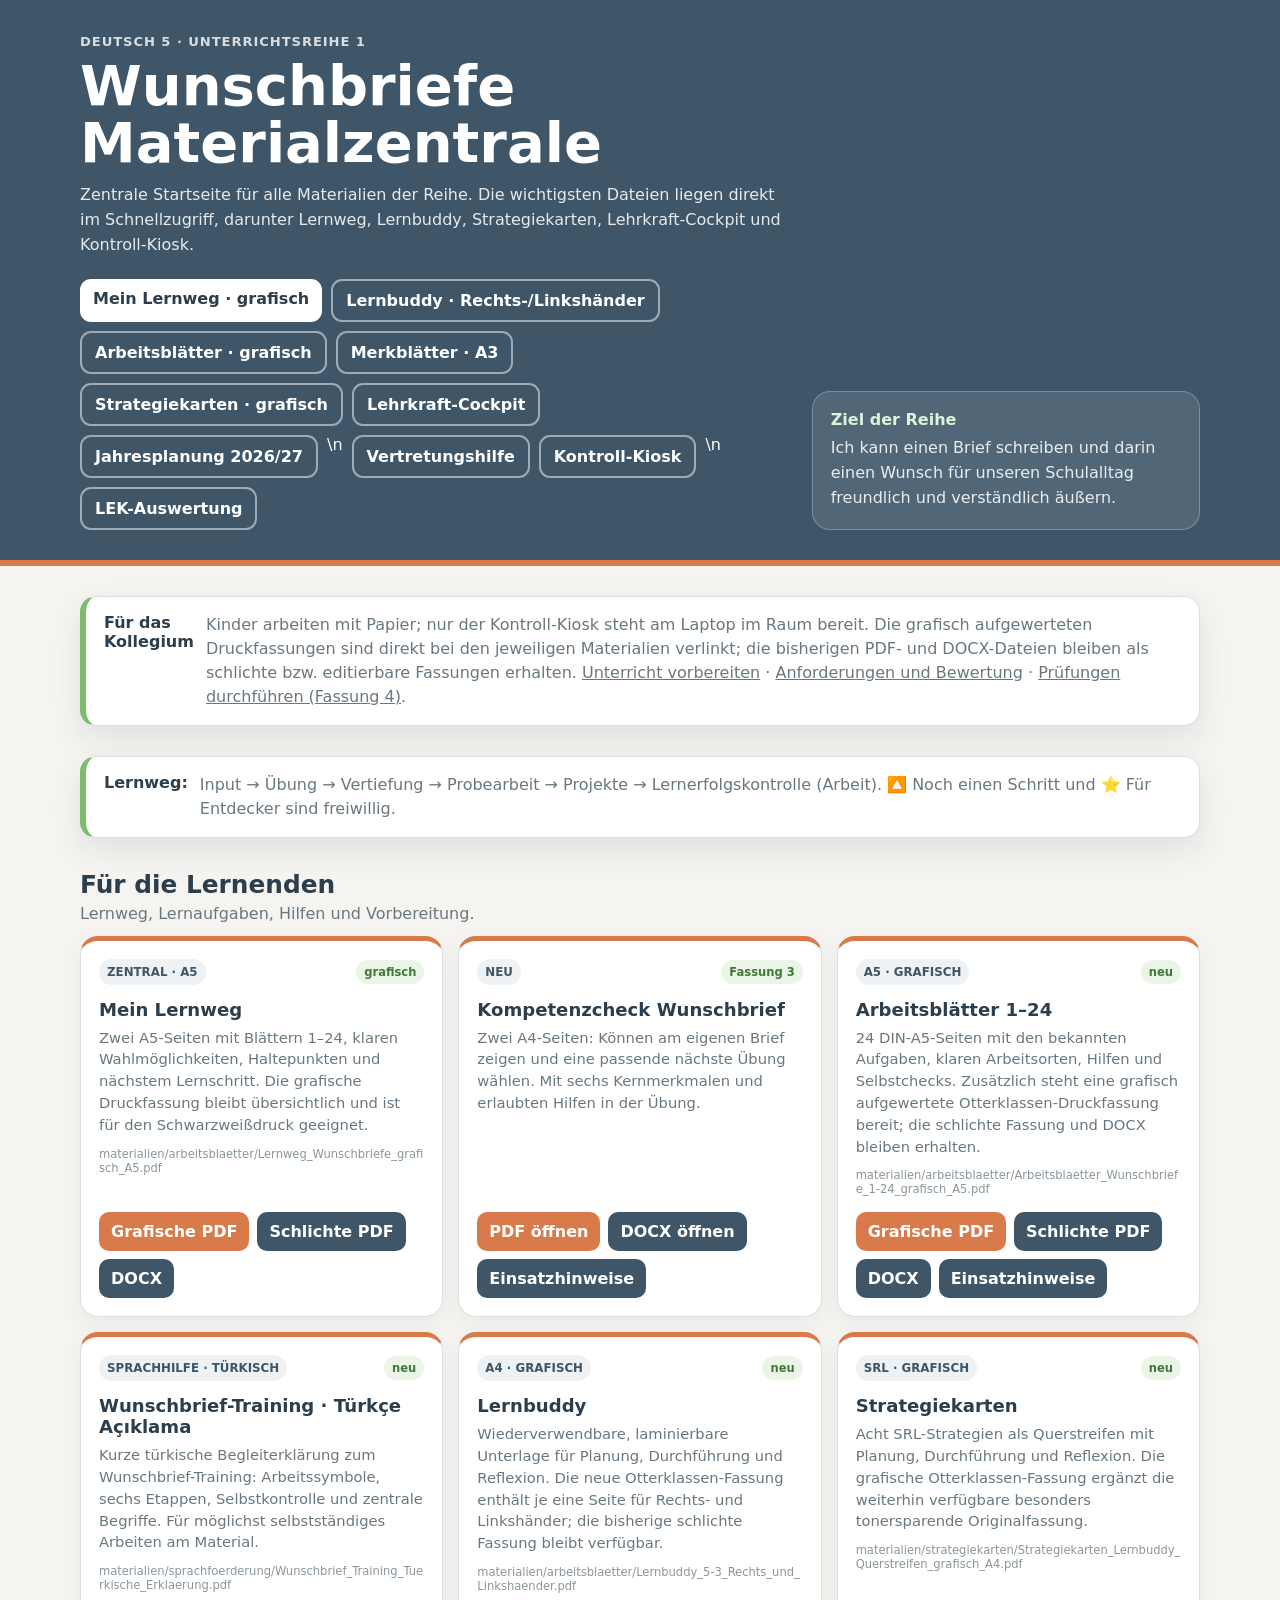
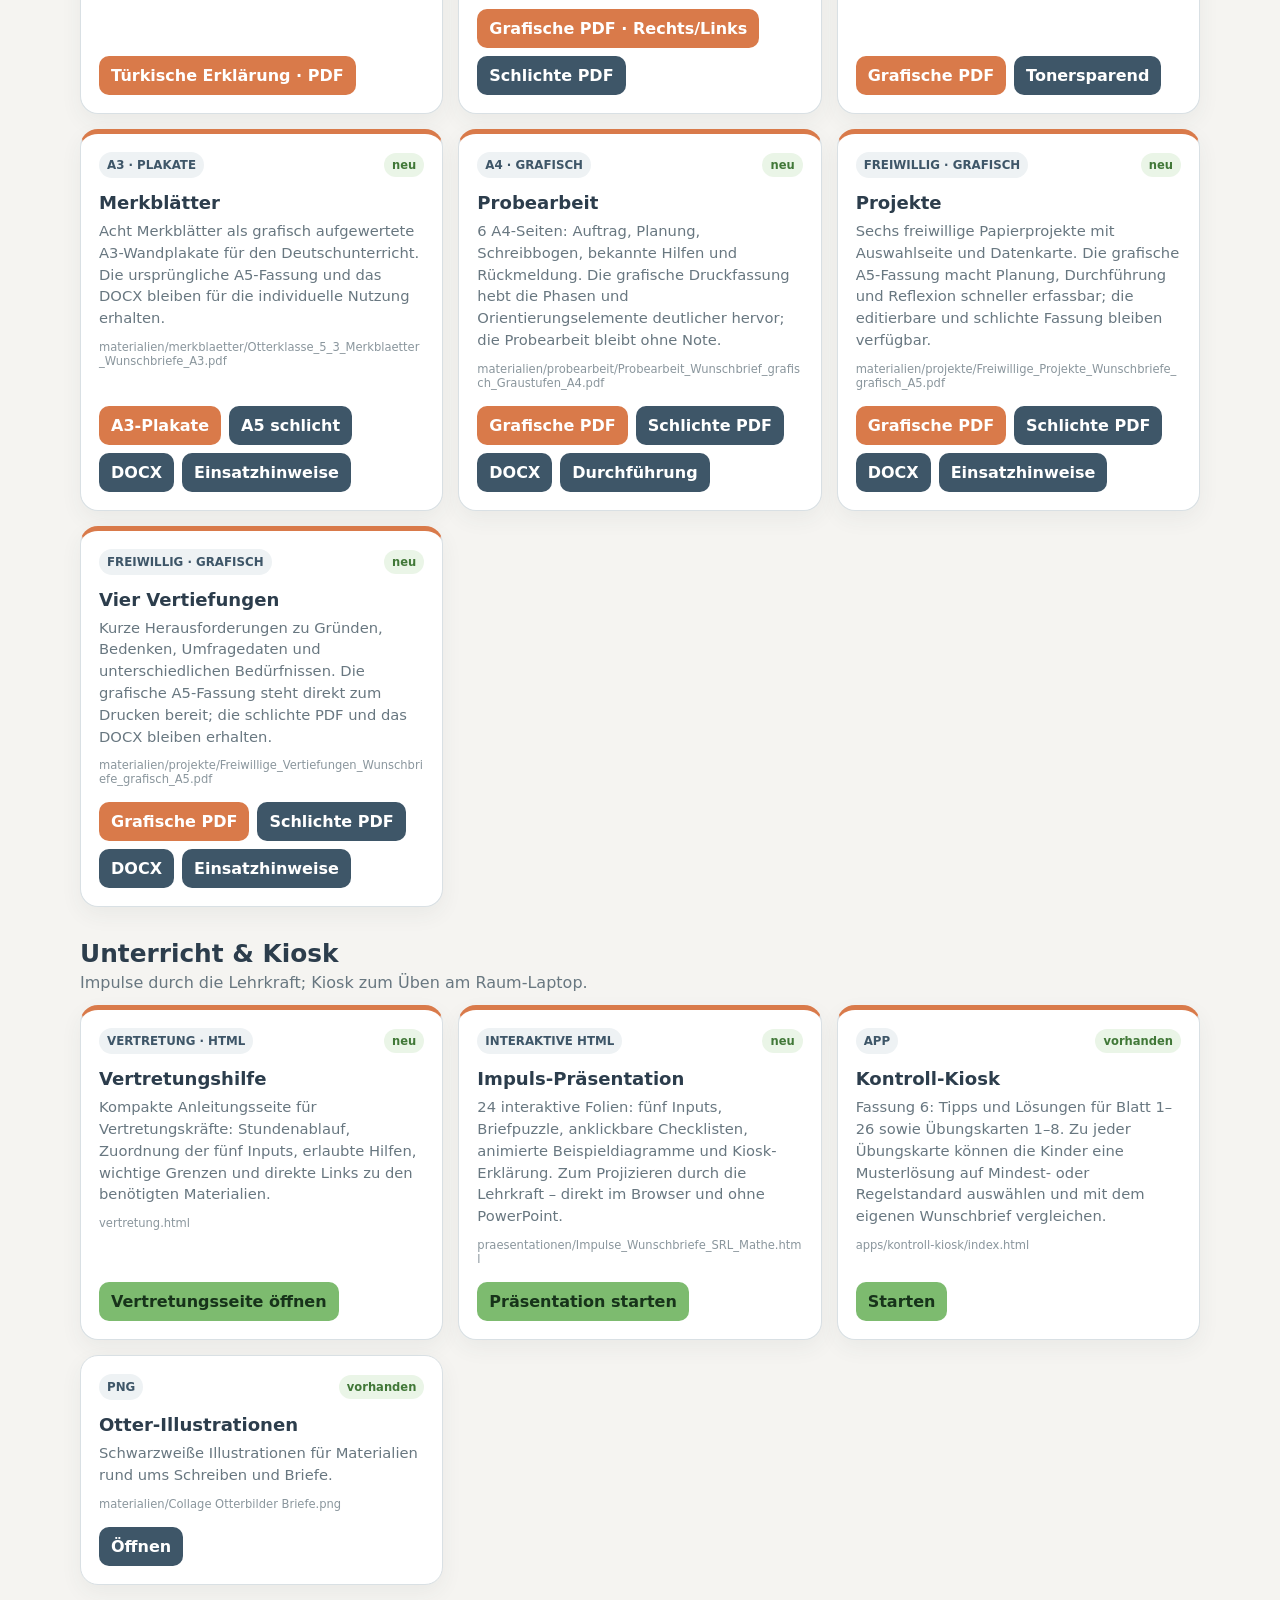
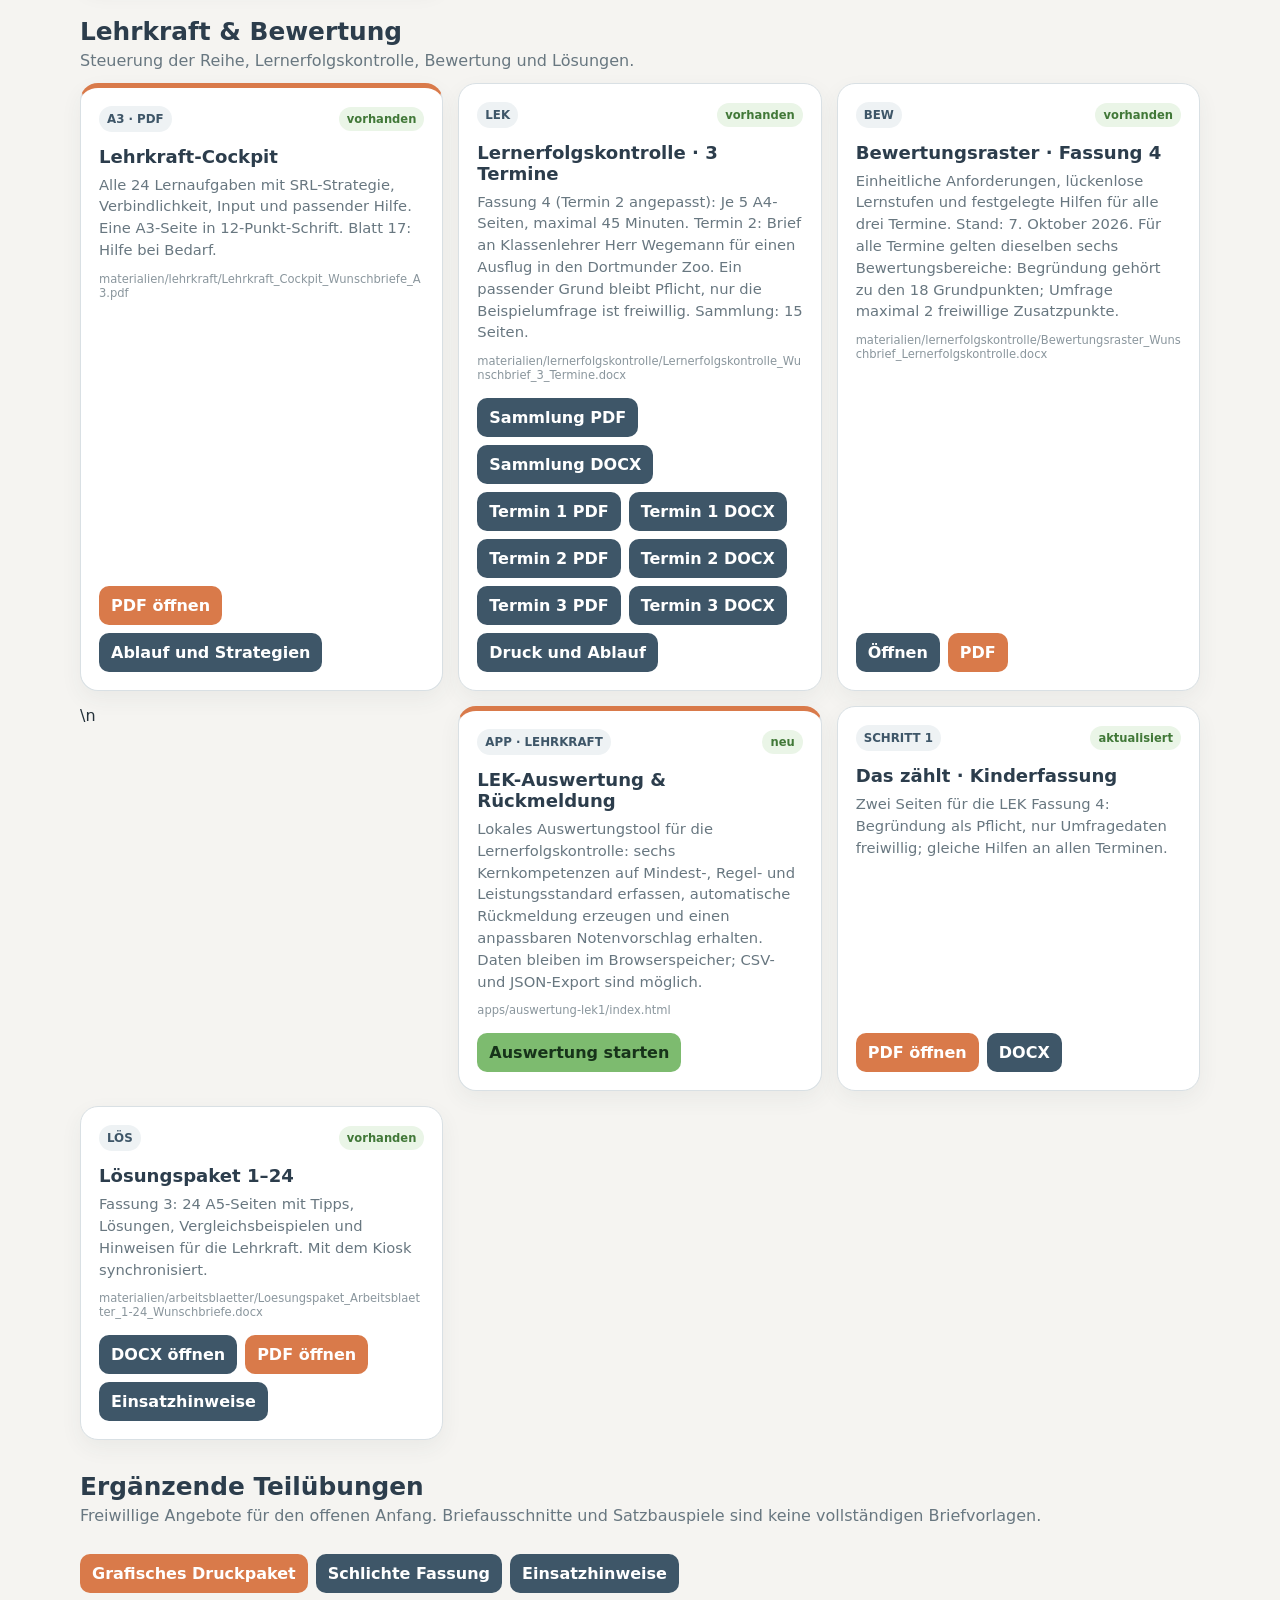
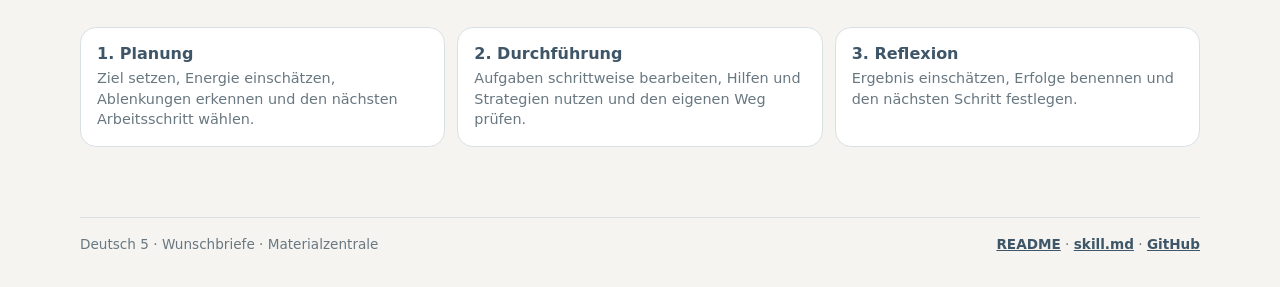
<file: index.html>
<!doctype html>
<html lang="de">
<head>
<meta charset="utf-8">
<meta name="viewport" content="width=device-width,initial-scale=1">
<meta name="theme-color" content="#3E5668">
<title>Deutsch 5 · Wunschbriefe · Materialzentrale</title>
<style>
:root{--slate:#3E5668;--slate-dark:#2C3D4C;--rust:#D97A4A;--sage:#7DBB6F;--paper:#F5F4F1;--ink:#24313A;--muted:#687780;--line:#D9E0E4;--white:#fff;--soft:#EEF2F4;--shadow:0 12px 30px rgba(44,61,76,.10)}
*{box-sizing:border-box}html{scroll-behavior:smooth}body{margin:0;font-family:system-ui,-apple-system,"Segoe UI",Arial,sans-serif;background:var(--paper);color:var(--ink)}a{color:inherit}.shell{width:min(1120px,calc(100% - 28px));margin:auto}
header{background:var(--slate);color:white;border-bottom:6px solid var(--rust);padding:34px 0 30px}.hero{display:grid;grid-template-columns:1.45fr .8fr;gap:28px;align-items:end}.eyebrow{font-size:.82rem;font-weight:850;letter-spacing:.07em;text-transform:uppercase;opacity:.8}h1{font-size:clamp(2rem,5vw,3.5rem);line-height:1.02;margin:8px 0 12px}header p{margin:0;line-height:1.55;max-width:730px;color:rgba(255,255,255,.88)}.goal{background:rgba(255,255,255,.1);border:1px solid rgba(255,255,255,.25);border-radius:18px;padding:18px}.goal b{display:block;color:#DDF3D8;margin-bottom:7px}.quick{display:flex;gap:9px;flex-wrap:wrap;margin-top:21px}.quick a{text-decoration:none;background:white;color:var(--slate-dark);font-weight:850;padding:10px 13px;border-radius:11px}.quick a.alt{background:transparent;color:white;border:2px solid rgba(255,255,255,.5)}
main{padding:30px 0 48px}.intro{display:flex;gap:12px;align-items:flex-start;background:white;border:1px solid var(--line);border-left:6px solid var(--sage);padding:16px 18px;border-radius:16px;box-shadow:var(--shadow);margin-bottom:30px}.intro strong{color:var(--slate-dark)}.intro span{color:var(--muted);line-height:1.5}
section{margin-top:32px}.section-head{margin-bottom:13px}.section-head h2{margin:0;color:var(--slate-dark);font-size:1.55rem}.section-head p{margin:5px 0 0;color:var(--muted)}.grid{display:grid;grid-template-columns:repeat(3,minmax(0,1fr));gap:15px}.card{background:white;border:1px solid var(--line);border-radius:18px;padding:18px;box-shadow:0 8px 22px rgba(44,61,76,.06);display:flex;flex-direction:column;min-height:220px}.card.featured{border-top:5px solid var(--rust)}.top{display:flex;align-items:center;justify-content:space-between;gap:10px}.badge{font-size:.74rem;font-weight:900;padding:6px 8px;border-radius:999px;background:var(--soft);color:var(--slate)}.ready{font-size:.72rem;font-weight:850;color:#417838;background:#EAF5E7;padding:5px 8px;border-radius:999px}.card h3{margin:14px 0 7px;color:var(--slate-dark);font-size:1.13rem}.card p{margin:0;color:var(--muted);line-height:1.48;font-size:.92rem}.path{margin:11px 0 0;color:#8A969D;font-size:.72rem;word-break:break-all}.actions{margin-top:auto;padding-top:16px;display:flex;flex-wrap:wrap;gap:8px}.btn{display:inline-block;text-decoration:none;background:var(--slate);color:white;padding:10px 12px;border-radius:10px;font-weight:850}.btn.pdf{background:var(--rust)}.btn.app{background:var(--sage);color:#17331a}
.srl{display:grid;grid-template-columns:repeat(3,1fr);gap:12px;margin-top:34px}.srl div{background:white;border:1px solid var(--line);border-radius:16px;padding:16px}.srl b{display:block;color:var(--slate);margin-bottom:5px}.srl span{font-size:.9rem;line-height:1.42;color:var(--muted)}footer{padding:22px 0 35px;color:var(--muted);font-size:.85rem}footer .shell{border-top:1px solid var(--line);padding-top:18px;display:flex;justify-content:space-between;gap:12px;flex-wrap:wrap}footer a{font-weight:800;color:var(--slate)}
@media(max-width:900px){.hero{grid-template-columns:1fr}.grid{grid-template-columns:repeat(2,1fr)}.srl{grid-template-columns:1fr}}@media(max-width:620px){.grid{grid-template-columns:1fr}.shell{width:min(100% - 18px,1120px)}header{padding-top:25px}}
</style>
</head>
<body>
<header>
<div class="shell hero">
<div>
<div class="eyebrow">Deutsch 5 · Unterrichtsreihe 1</div>
<h1>Wunschbriefe<br>Materialzentrale</h1>
<p>Zentrale Startseite für alle Materialien der Reihe. Die wichtigsten Dateien liegen direkt im Schnellzugriff, darunter Lernweg, Lernbuddy, Strategiekarten, Lehrkraft-Cockpit und Kontroll-Kiosk.</p>
<nav class="quick" aria-label="Schnellzugriff">
<a href="materialien/arbeitsblaetter/Lernweg_Wunschbriefe_grafisch_A5.pdf">Mein Lernweg · grafisch</a>
<a class="alt" href="materialien/arbeitsblaetter/Lernbuddy_5-3_Rechts_und_Linkshaender.pdf">Lernbuddy · Rechts-/Linkshänder</a>
<a class="alt" href="materialien/arbeitsblaetter/Arbeitsblaetter_Wunschbriefe_1-24_grafisch_A5.pdf">Arbeitsblätter · grafisch</a>
<a class="alt" href="materialien/merkblaetter/Otterklasse_5_3_Merkblaetter_Wunschbriefe_A3.pdf">Merkblätter · A3</a>
<a class="alt" href="materialien/strategiekarten/Strategiekarten_Lernbuddy_Querstreifen_grafisch_A4.pdf">Strategiekarten · grafisch</a>
<a class="alt" href="materialien/lehrkraft/Lehrkraft_Cockpit_Wunschbriefe_A3.pdf">Lehrkraft-Cockpit</a>
<a class="alt" href="Jahresplanung/index.html">Jahresplanung 2026/27</a>\n<a class="alt" href="vertretung.html">Vertretungshilfe</a>
<a class="alt" href="apps/kontroll-kiosk/index.html">Kontroll-Kiosk</a>\n<a class="alt" href="apps/auswertung-lek1/index.html">LEK-Auswertung</a>
</nav>
</div>
<aside class="goal"><b>Ziel der Reihe</b><p>Ich kann einen Brief schreiben und darin einen Wunsch für unseren Schulalltag freundlich und verständlich äußern.</p></aside>
</div>
</header>
<main class="shell">
<div class="intro"><strong>Für das Kollegium</strong><span>Kinder arbeiten mit Papier; nur der Kontroll-Kiosk steht am Laptop im Raum bereit. Die grafisch aufgewerteten Druckfassungen sind direkt bei den jeweiligen Materialien verlinkt; die bisherigen PDF- und DOCX-Dateien bleiben als schlichte bzw. editierbare Fassungen erhalten. <a href="materialien/lehrkraft/Hinweise_Unterricht_Fassung3.md">Unterricht vorbereiten</a> · <a href="materialien/bewertung/Anforderungen_Wunschbriefe.md">Anforderungen und Bewertung</a> · <a href="materialien/lernerfolgskontrolle/Hinweise_Pruefungen_Fassung4.md">Prüfungen durchführen (Fassung 4)</a>.</span></div>
<div class="intro"><strong>Lernweg:</strong><span>Input → Übung → Vertiefung → Probearbeit → Projekte → Lernerfolgskontrolle (Arbeit). 🔼 Noch einen Schritt und ⭐ Für Entdecker sind freiwillig.</span></div>

<section>
<div class="section-head"><h2>Für die Lernenden</h2><p>Lernweg, Lernaufgaben, Hilfen und Vorbereitung.</p></div>
<div class="grid">
<article class="card featured"><div class="top"><span class="badge">ZENTRAL · A5</span><span class="ready">grafisch</span></div><h3>Mein Lernweg</h3><p>Zwei A5-Seiten mit Blättern 1–24, klaren Wahlmöglichkeiten, Haltepunkten und nächstem Lernschritt. Die grafische Druckfassung bleibt übersichtlich und ist für den Schwarzweißdruck geeignet.</p><div class="path">materialien/arbeitsblaetter/Lernweg_Wunschbriefe_grafisch_A5.pdf</div><div class="actions"><a class="btn pdf" href="materialien/arbeitsblaetter/Lernweg_Wunschbriefe_grafisch_A5.pdf">Grafische PDF</a><a class="btn" href="materialien/arbeitsblaetter/Mein_Lernweg.pdf">Schlichte PDF</a><a class="btn" href="materialien/arbeitsblaetter/Mein_Lernweg.docx">DOCX</a></div></article>
<article class="card featured"><div class="top"><span class="badge">NEU</span><span class="ready">Fassung 3</span></div><h3>Kompetenzcheck Wunschbrief</h3><p>Zwei A4-Seiten: Können am eigenen Brief zeigen und eine passende nächste Übung wählen. Mit sechs Kernmerkmalen und erlaubten Hilfen in der Übung.</p><div class="actions"><a class="btn pdf" href="materialien/arbeitsblaetter/Kompetenzcheck_Wunschbrief.pdf">PDF öffnen</a><a class="btn" href="materialien/arbeitsblaetter/Kompetenzcheck_Wunschbrief.docx">DOCX öffnen</a><a class="btn" href="materialien/arbeitsblaetter/Hinweise_Lernweg_Kompetenzcheck.md">Einsatzhinweise</a></div></article>
<article class="card featured"><div class="top"><span class="badge">A5 · GRAFISCH</span><span class="ready">neu</span></div><h3>Arbeitsblätter 1–24</h3><p>24 DIN-A5-Seiten mit den bekannten Aufgaben, klaren Arbeitsorten, Hilfen und Selbstchecks. Zusätzlich steht eine grafisch aufgewertete Otterklassen-Druckfassung bereit; die schlichte Fassung und DOCX bleiben erhalten.</p><div class="path">materialien/arbeitsblaetter/Arbeitsblaetter_Wunschbriefe_1-24_grafisch_A5.pdf</div><div class="actions"><a class="btn pdf" href="materialien/arbeitsblaetter/Arbeitsblaetter_Wunschbriefe_1-24_grafisch_A5.pdf">Grafische PDF</a><a class="btn" href="materialien/arbeitsblaetter/Arbeitsblaetter_1-24_DIN_A5_ueberarbeitet.pdf">Schlichte PDF</a><a class="btn" href="materialien/arbeitsblaetter/Arbeitsblaetter_1-24_DIN_A5_ueberarbeitet.docx">DOCX</a><a class="btn" href="materialien/arbeitsblaetter/Hinweise_Arbeitsblaetter_Fassung3.md">Einsatzhinweise</a></div></article>
<article class="card featured"><div class="top"><span class="badge">SPRACHHILFE · TÜRKISCH</span><span class="ready">neu</span></div><h3>Wunschbrief-Training · Türkçe Açıklama</h3><p>Kurze türkische Begleiterklärung zum Wunschbrief-Training: Arbeitssymbole, sechs Etappen, Selbstkontrolle und zentrale Begriffe. Für möglichst selbstständiges Arbeiten am Material.</p><div class="path">materialien/sprachfoerderung/Wunschbrief_Training_Tuerkische_Erklaerung.pdf</div><div class="actions"><a class="btn pdf" href="materialien/sprachfoerderung/Wunschbrief_Training_Tuerkische_Erklaerung.pdf">Türkische Erklärung · PDF</a></div></article>
<article class="card featured"><div class="top"><span class="badge">A4 · GRAFISCH</span><span class="ready">neu</span></div><h3>Lernbuddy</h3><p>Wiederverwendbare, laminierbare Unterlage für Planung, Durchführung und Reflexion. Die neue Otterklassen-Fassung enthält je eine Seite für Rechts- und Linkshänder; die bisherige schlichte Fassung bleibt verfügbar.</p><div class="path">materialien/arbeitsblaetter/Lernbuddy_5-3_Rechts_und_Linkshaender.pdf</div><div class="actions"><a class="btn pdf" href="materialien/arbeitsblaetter/Lernbuddy_5-3_Rechts_und_Linkshaender.pdf">Grafische PDF · Rechts/Links</a><a class="btn" href="materialien/arbeitsblaetter/Lernbuddy_A4.pdf">Schlichte PDF</a></div></article>
<article class="card featured"><div class="top"><span class="badge">SRL · GRAFISCH</span><span class="ready">neu</span></div><h3>Strategiekarten</h3><p>Acht SRL-Strategien als Querstreifen mit Planung, Durchführung und Reflexion. Die grafische Otterklassen-Fassung ergänzt die weiterhin verfügbare besonders tonersparende Originalfassung.</p><div class="path">materialien/strategiekarten/Strategiekarten_Lernbuddy_Querstreifen_grafisch_A4.pdf</div><div class="actions"><a class="btn pdf" href="materialien/strategiekarten/Strategiekarten_Lernbuddy_Querstreifen_grafisch_A4.pdf">Grafische PDF</a><a class="btn" href="materialien/strategiekarten/Strategiekarten_Lernbuddy_Querstreifen_8_Karten.pdf">Tonersparend</a></div></article>
<article class="card featured"><div class="top"><span class="badge">A3 · PLAKATE</span><span class="ready">neu</span></div><h3>Merkblätter</h3><p>Acht Merkblätter als grafisch aufgewertete A3-Wandplakate für den Deutschunterricht. Die ursprüngliche A5-Fassung und das DOCX bleiben für die individuelle Nutzung erhalten.</p><div class="path">materialien/merkblaetter/Otterklasse_5_3_Merkblaetter_Wunschbriefe_A3.pdf</div><div class="actions"><a class="btn pdf" href="materialien/merkblaetter/Otterklasse_5_3_Merkblaetter_Wunschbriefe_A3.pdf">A3-Plakate</a><a class="btn" href="materialien/merkblaetter/Merkblaetter_Wunschbriefe_DIN_A5_Mathe_angepasst.pdf">A5 schlicht</a><a class="btn" href="materialien/merkblaetter/Merkblaetter_Wunschbriefe_DIN_A5_Mathe_angepasst.docx">DOCX</a><a class="btn" href="materialien/merkblaetter/Hinweise_Hilfen_Fassung3.md">Einsatzhinweise</a></div></article>
<article class="card featured"><div class="top"><span class="badge">A4 · GRAFISCH</span><span class="ready">neu</span></div><h3>Probearbeit</h3><p>6 A4-Seiten: Auftrag, Planung, Schreibbogen, bekannte Hilfen und Rückmeldung. Die grafische Druckfassung hebt die Phasen und Orientierungselemente deutlicher hervor; die Probearbeit bleibt ohne Note.</p><div class="path">materialien/probearbeit/Probearbeit_Wunschbrief_grafisch_Graustufen_A4.pdf</div><div class="actions"><a class="btn pdf" href="materialien/probearbeit/Probearbeit_Wunschbrief_grafisch_Graustufen_A4.pdf">Grafische PDF</a><a class="btn" href="materialien/probearbeit/Probearbeit_Wunschbrief_Komplettpaket.pdf">Schlichte PDF</a><a class="btn" href="materialien/probearbeit/Probearbeit_Wunschbrief_Komplettpaket.docx">DOCX</a><a class="btn" href="materialien/lernerfolgskontrolle/Hinweise_Pruefungen_Fassung4.md">Durchführung</a></div></article>
<article class="card featured"><div class="top"><span class="badge">FREIWILLIG · GRAFISCH</span><span class="ready">neu</span></div><h3>Projekte</h3><p>Sechs freiwillige Papierprojekte mit Auswahlseite und Datenkarte. Die grafische A5-Fassung macht Planung, Durchführung und Reflexion schneller erfassbar; die editierbare und schlichte Fassung bleiben verfügbar.</p><div class="path">materialien/projekte/Freiwillige_Projekte_Wunschbriefe_grafisch_A5.pdf</div><div class="actions"><a class="btn pdf" href="materialien/projekte/Freiwillige_Projekte_Wunschbriefe_grafisch_A5.pdf">Grafische PDF</a><a class="btn" href="materialien/projekte/Freiwillige_Projekte_Wunschbriefe_DIN_A5.pdf">Schlichte PDF</a><a class="btn" href="materialien/projekte/Freiwillige_Projekte_Wunschbriefe_DIN_A5.docx">DOCX</a><a class="btn" href="materialien/projekte/Hinweise_Projekte_Vertiefungen.md">Einsatzhinweise</a></div></article>
<article class="card featured"><div class="top"><span class="badge">FREIWILLIG · GRAFISCH</span><span class="ready">neu</span></div><h3>Vier Vertiefungen</h3><p>Kurze Herausforderungen zu Gründen, Bedenken, Umfragedaten und unterschiedlichen Bedürfnissen. Die grafische A5-Fassung steht direkt zum Drucken bereit; die schlichte PDF und das DOCX bleiben erhalten.</p><div class="path">materialien/projekte/Freiwillige_Vertiefungen_Wunschbriefe_grafisch_A5.pdf</div><div class="actions"><a class="btn pdf" href="materialien/projekte/Freiwillige_Vertiefungen_Wunschbriefe_grafisch_A5.pdf">Grafische PDF</a><a class="btn" href="materialien/projekte/Freiwillige_Vertiefungen_Wunschbriefe_DIN_A5.pdf">Schlichte PDF</a><a class="btn" href="materialien/projekte/Freiwillige_Vertiefungen_Wunschbriefe_DIN_A5.docx">DOCX</a><a class="btn" href="materialien/projekte/Hinweise_Projekte_Vertiefungen.md">Einsatzhinweise</a></div></article>
</div>
</section>

<section>
<div class="section-head"><h2>Unterricht & Kiosk</h2><p>Impulse durch die Lehrkraft; Kiosk zum Üben am Raum-Laptop.</p></div>
<div class="grid">
<article class="card featured"><div class="top"><span class="badge">VERTRETUNG · HTML</span><span class="ready">neu</span></div><h3>Vertretungshilfe</h3><p>Kompakte Anleitungsseite für Vertretungskräfte: Stundenablauf, Zuordnung der fünf Inputs, erlaubte Hilfen, wichtige Grenzen und direkte Links zu den benötigten Materialien.</p><div class="path">vertretung.html</div><div class="actions"><a class="btn app" href="vertretung.html">Vertretungsseite öffnen</a></div></article>
<article class="card featured"><div class="top"><span class="badge">INTERAKTIVE HTML</span><span class="ready">neu</span></div><h3>Impuls-Präsentation</h3><p>24 interaktive Folien: fünf Inputs, Briefpuzzle, anklickbare Checklisten, animierte Beispieldiagramme und Kiosk-Erklärung. Zum Projizieren durch die Lehrkraft – direkt im Browser und ohne PowerPoint.</p><div class="path">praesentationen/Impulse_Wunschbriefe_SRL_Mathe.html</div><div class="actions"><a class="btn app" href="praesentationen/Impulse_Wunschbriefe_SRL_Mathe.html">Präsentation starten</a></div></article>
<article class="card featured"><div class="top"><span class="badge">APP</span><span class="ready">vorhanden</span></div><h3>Kontroll-Kiosk</h3><p>Fassung 6: Tipps und Lösungen für Blatt 1–26 sowie Übungskarten 1–8. Zu jeder Übungskarte können die Kinder eine Musterlösung auf Mindest- oder Regelstandard auswählen und mit dem eigenen Wunschbrief vergleichen.</p><div class="path">apps/kontroll-kiosk/index.html</div><div class="actions"><a class="btn app" href="apps/kontroll-kiosk/index.html">Starten</a></div></article>
<article class="card"><div class="top"><span class="badge">PNG</span><span class="ready">vorhanden</span></div><h3>Otter-Illustrationen</h3><p>Schwarzweiße Illustrationen für Materialien rund ums Schreiben und Briefe.</p><div class="path">materialien/Collage Otterbilder Briefe.png</div><div class="actions"><a class="btn" href="materialien/Collage%20Otterbilder%20Briefe.png">Öffnen</a></div></article>
</div>
</section>

<section>
<div class="section-head"><h2>Lehrkraft & Bewertung</h2><p>Steuerung der Reihe, Lernerfolgskontrolle, Bewertung und Lösungen.</p></div>
<div class="grid">
<article class="card featured"><div class="top"><span class="badge">A3 · PDF</span><span class="ready">vorhanden</span></div><h3>Lehrkraft-Cockpit</h3><p>Alle 24 Lernaufgaben mit SRL-Strategie, Verbindlichkeit, Input und passender Hilfe. Eine A3-Seite in 12-Punkt-Schrift. Blatt 17: Hilfe bei Bedarf.</p><div class="path">materialien/lehrkraft/Lehrkraft_Cockpit_Wunschbriefe_A3.pdf</div><div class="actions"><a class="btn pdf" href="materialien/lehrkraft/Lehrkraft_Cockpit_Wunschbriefe_A3.pdf">PDF öffnen</a><a class="btn" href="materialien/lehrkraft/Hinweise_Unterricht_Fassung3.md">Ablauf und Strategien</a></div></article>
<article class="card"><div class="top"><span class="badge">LEK</span><span class="ready">vorhanden</span></div><h3>Lernerfolgskontrolle · 3 Termine</h3><p>Fassung 4 (Termin 2 angepasst): Je 5 A4-Seiten, maximal 45 Minuten. Termin 2: Brief an Klassenlehrer Herr Wegemann für einen Ausflug in den Dortmunder Zoo. Ein passender Grund bleibt Pflicht, nur die Beispielumfrage ist freiwillig. Sammlung: 15 Seiten.</p><div class="path">materialien/lernerfolgskontrolle/Lernerfolgskontrolle_Wunschbrief_3_Termine.docx</div><div class="actions"><a class="btn" href="materialien/lernerfolgskontrolle/Lernerfolgskontrolle_Wunschbrief_3_Termine.pdf">Sammlung PDF</a><a class="btn" href="materialien/lernerfolgskontrolle/Lernerfolgskontrolle_Wunschbrief_3_Termine.docx">Sammlung DOCX</a><a class="btn" href="materialien/lernerfolgskontrolle/Lernerfolgskontrolle_Wunschbrief_Termin_1.pdf">Termin 1 PDF</a><a class="btn" href="materialien/lernerfolgskontrolle/Lernerfolgskontrolle_Wunschbrief_Termin_1.docx">Termin 1 DOCX</a><a class="btn" href="materialien/lernerfolgskontrolle/Lernerfolgskontrolle_Wunschbrief_Termin_2.pdf">Termin 2 PDF</a><a class="btn" href="materialien/lernerfolgskontrolle/Lernerfolgskontrolle_Wunschbrief_Termin_2.docx">Termin 2 DOCX</a><a class="btn" href="materialien/lernerfolgskontrolle/Lernerfolgskontrolle_Wunschbrief_Termin_3.pdf">Termin 3 PDF</a><a class="btn" href="materialien/lernerfolgskontrolle/Lernerfolgskontrolle_Wunschbrief_Termin_3.docx">Termin 3 DOCX</a><a class="btn" href="materialien/lernerfolgskontrolle/Hinweise_Pruefungen_Fassung4.md">Druck und Ablauf</a></div></article>
<article class="card"><div class="top"><span class="badge">BEW</span><span class="ready">vorhanden</span></div><h3>Bewertungsraster · Fassung 4</h3><p>Einheitliche Anforderungen, lückenlose Lernstufen und festgelegte Hilfen für alle drei Termine. Stand: 7. Oktober 2026. Für alle Termine gelten dieselben sechs Bewertungsbereiche: Begründung gehört zu den 18 Grundpunkten; Umfrage maximal 2 freiwillige Zusatzpunkte.</p><div class="path">materialien/lernerfolgskontrolle/Bewertungsraster_Wunschbrief_Lernerfolgskontrolle.docx</div><div class="actions"><a class="btn" href="materialien/lernerfolgskontrolle/Bewertungsraster_Wunschbrief_Lernerfolgskontrolle.docx">Öffnen</a> <a class="btn pdf" href="materialien/lernerfolgskontrolle/Bewertungsraster_Wunschbrief_Lernerfolgskontrolle.pdf">PDF</a></div></article>\n<article class="card featured"><div class="top"><span class="badge">APP · LEHRKRAFT</span><span class="ready">neu</span></div><h3>LEK-Auswertung & Rückmeldung</h3><p>Lokales Auswertungstool für die Lernerfolgskontrolle: sechs Kernkompetenzen auf Mindest-, Regel- und Leistungsstandard erfassen, automatische Rückmeldung erzeugen und einen anpassbaren Notenvorschlag erhalten. Daten bleiben im Browserspeicher; CSV- und JSON-Export sind möglich.</p><div class="path">apps/auswertung-lek1/index.html</div><div class="actions"><a class="btn app" href="apps/auswertung-lek1/index.html">Auswertung starten</a></div></article>
<article class="card"><div class="top"><span class="badge">SCHRITT 1</span><span class="ready">aktualisiert</span></div><h3>Das zählt · Kinderfassung</h3><p>Zwei Seiten für die LEK Fassung 4: Begründung als Pflicht, nur Umfragedaten freiwillig; gleiche Hilfen an allen Terminen.</p><div class="actions"><a class="btn pdf" href="materialien/lernerfolgskontrolle/Wunschbrief_Das_zaehlt_Kinderfassung.pdf">PDF öffnen</a> <a class="btn" href="materialien/lernerfolgskontrolle/Wunschbrief_Das_zaehlt_Kinderfassung.docx">DOCX</a></div></article>
<article class="card"><div class="top"><span class="badge">LÖS</span><span class="ready">vorhanden</span></div><h3>Lösungspaket 1–24</h3><p>Fassung 3: 24 A5-Seiten mit Tipps, Lösungen, Vergleichsbeispielen und Hinweisen für die Lehrkraft. Mit dem Kiosk synchronisiert.</p><div class="path">materialien/arbeitsblaetter/Loesungspaket_Arbeitsblaetter_1-24_Wunschbriefe.docx</div><div class="actions"><a class="btn" href="materialien/arbeitsblaetter/Loesungspaket_Arbeitsblaetter_1-24_Wunschbriefe.docx">DOCX öffnen</a><a class="btn pdf" href="materialien/arbeitsblaetter/Loesungspaket_Arbeitsblaetter_1-24_Wunschbriefe.pdf">PDF öffnen</a><a class="btn" href="materialien/arbeitsblaetter/Hinweise_Kiosk_Loesungen.md">Einsatzhinweise</a></div></article>
</div>
</section>

<section><div class="section-head"><h2>Ergänzende Teilübungen</h2><p>Freiwillige Angebote für den offenen Anfang. Briefausschnitte und Satzbauspiele sind keine vollständigen Briefvorlagen.</p></div><div class="actions"><a class="btn pdf" href="materialien/offener-anfang/Offener_Anfang_Wunschbriefe_grafisch_A5.pdf">Grafisches Druckpaket</a><a class="btn" href="materialien/offener-anfang/Offener_Anfang_Wunschbriefe_Druckpaket.pdf">Schlichte Fassung</a><a class="btn" href="materialien/offener-anfang/Hinweise_Offener_Anfang.md">Einsatzhinweise</a></div></section>
<section class="srl" aria-label="SRL-Zyklus">
<div><b>1. Planung</b><span>Ziel setzen, Energie einschätzen, Ablenkungen erkennen und den nächsten Arbeitsschritt wählen.</span></div>
<div><b>2. Durchführung</b><span>Aufgaben schrittweise bearbeiten, Hilfen und Strategien nutzen und den eigenen Weg prüfen.</span></div>
<div><b>3. Reflexion</b><span>Ergebnis einschätzen, Erfolge benennen und den nächsten Schritt festlegen.</span></div>
</section>
</main>
<footer><div class="shell"><span>Deutsch 5 · Wunschbriefe · Materialzentrale</span><span><a href="https://github.com/technikerleben/d5ur1-wunschbriefe/blob/main/README.md">README</a> · <a href="skill.md">skill.md</a> · <a href="https://github.com/technikerleben/d5ur1-wunschbriefe">GitHub</a></span></div></footer>
</body>
</html>
</file>
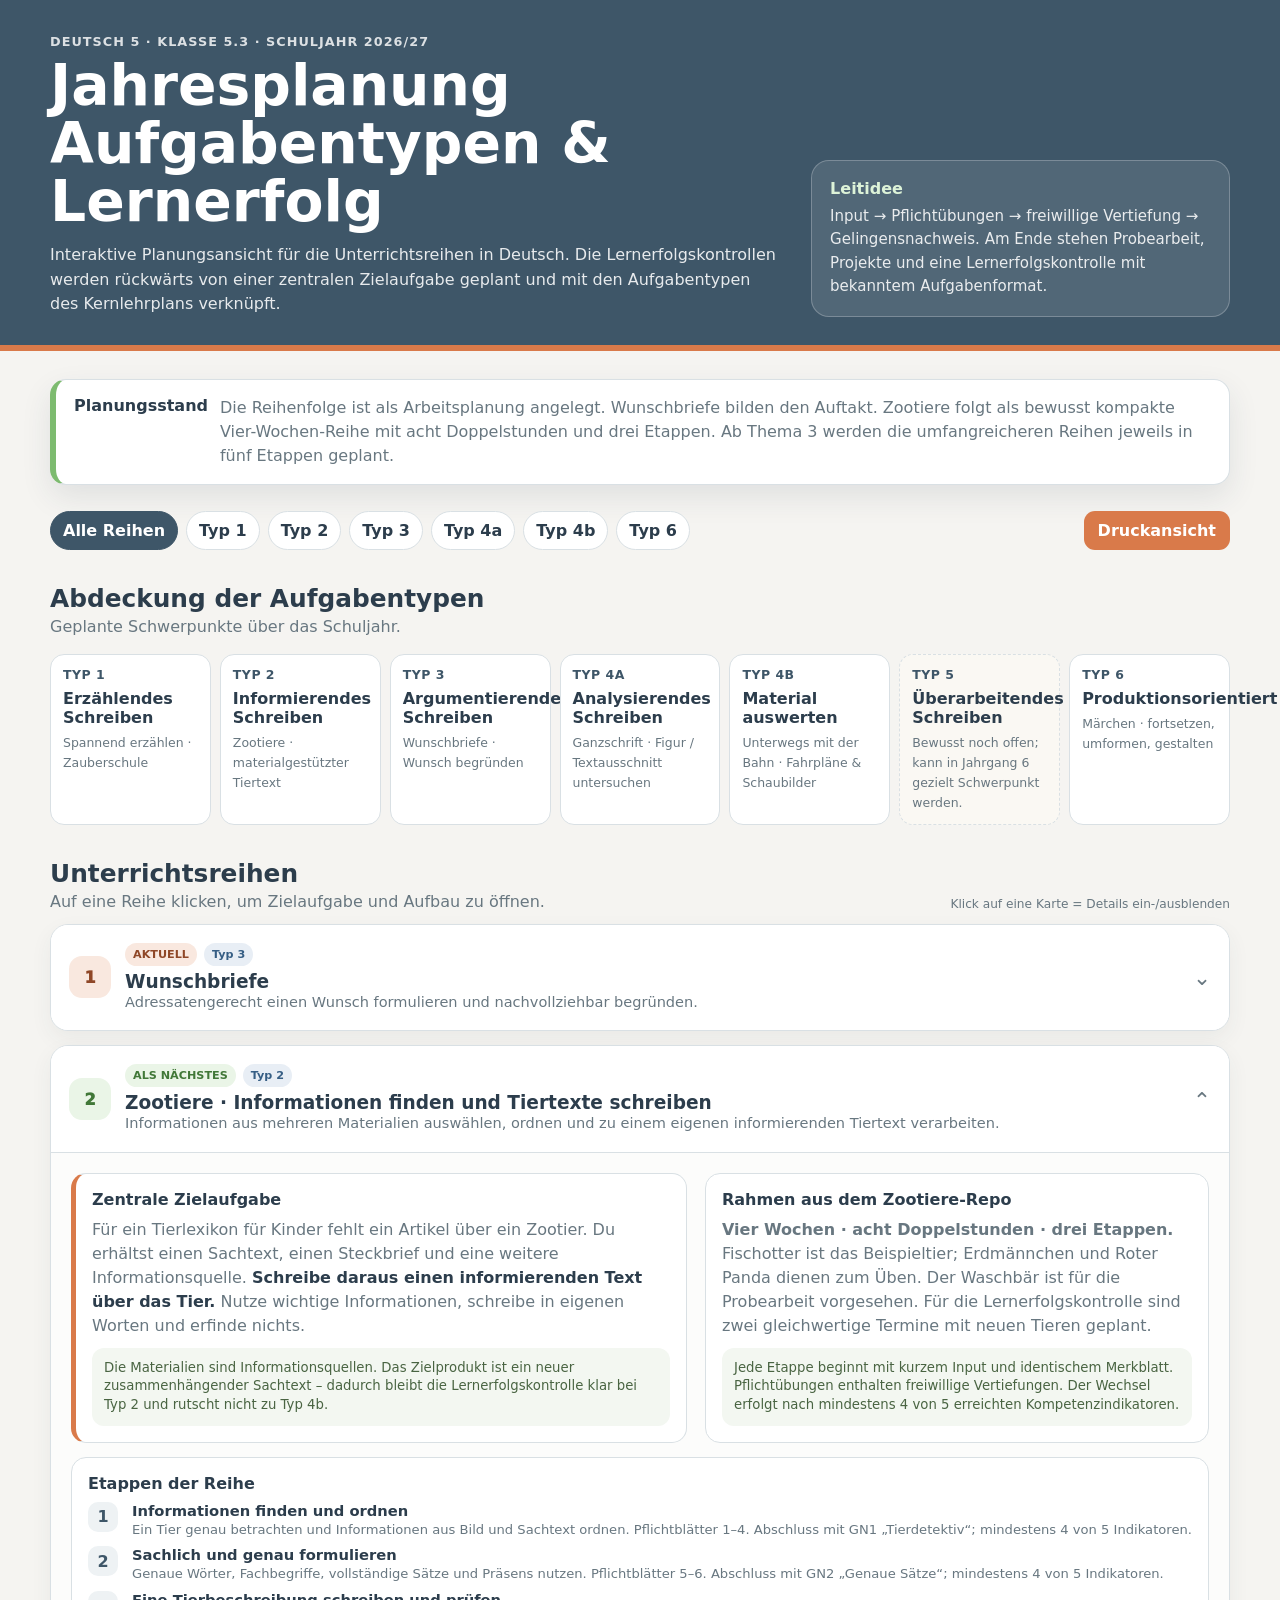
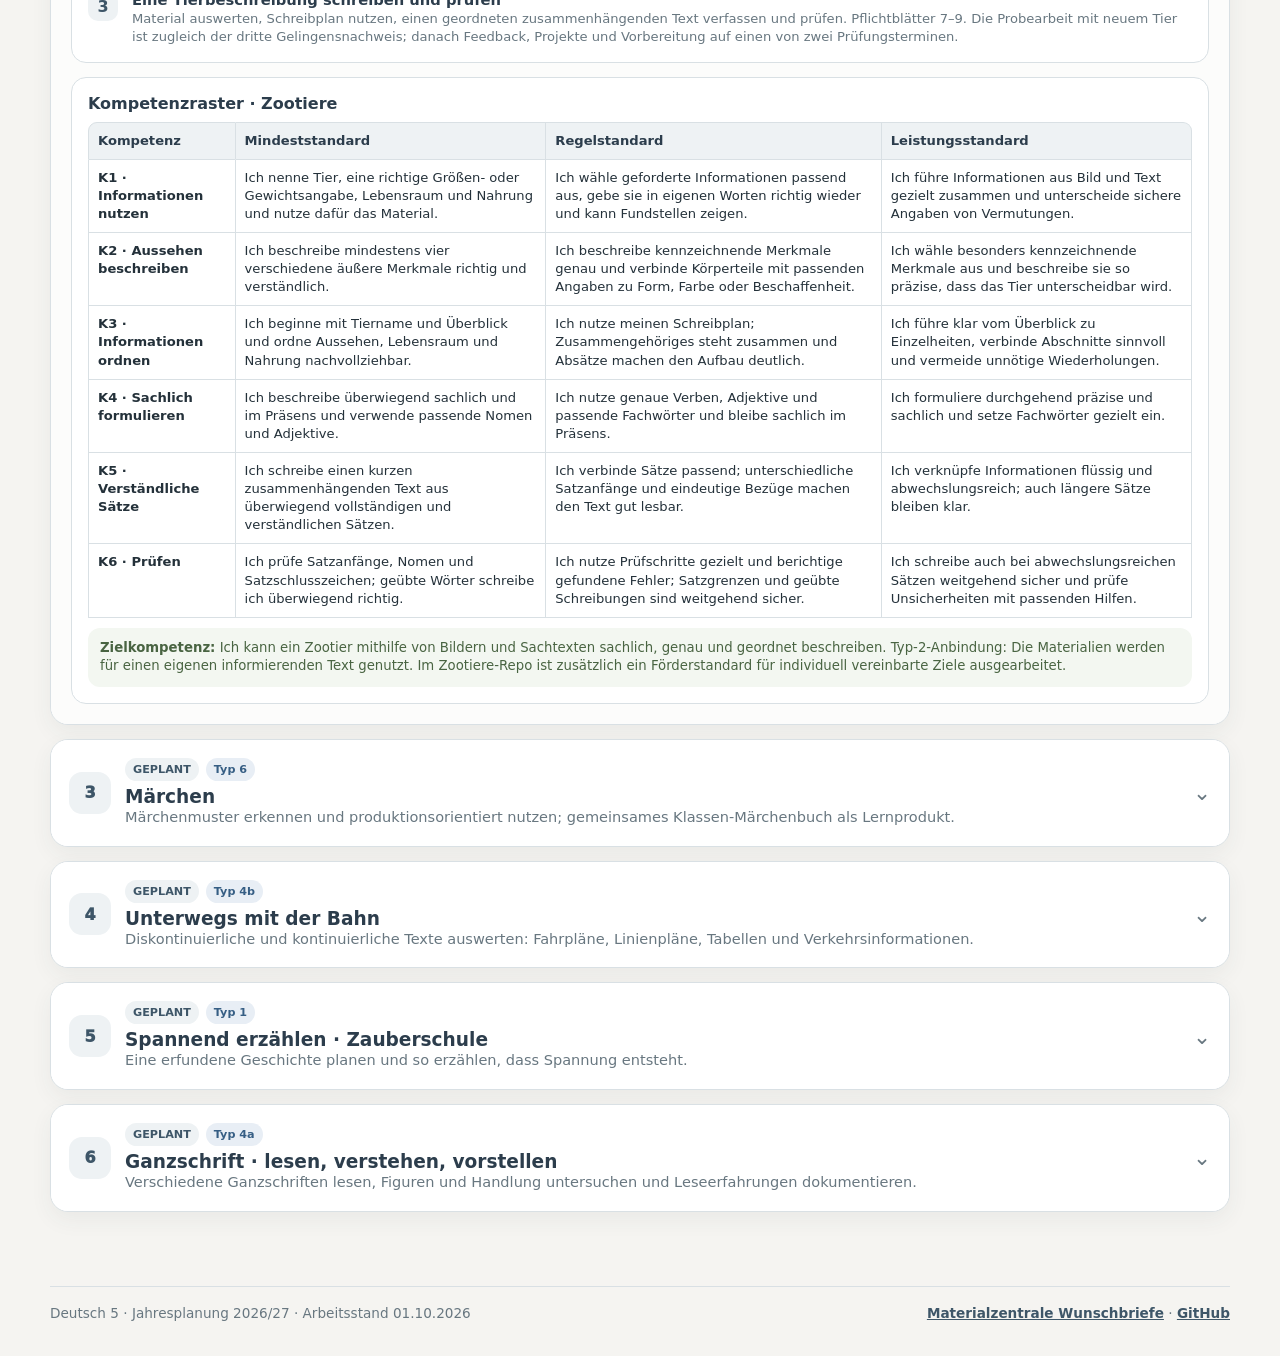
<file: Jahresplanung/index.html>
<!doctype html>
<html lang="de">
<head>
<meta charset="utf-8">
<meta name="viewport" content="width=device-width,initial-scale=1">
<meta name="theme-color" content="#3E5668">
<title>Deutsch 5 · Jahresplanung 2026/27</title>
<style>
:root{
  --slate:#3E5668;--slate-dark:#2C3D4C;--rust:#D97A4A;--sage:#7DBB6F;
  --paper:#F5F4F1;--ink:#24313A;--muted:#687780;--line:#D9E0E4;--white:#fff;
  --soft:#EEF2F4;--blue:#4F7EA8;--gold:#D9A441;--shadow:0 12px 30px rgba(44,61,76,.10)
}
*{box-sizing:border-box}
html{scroll-behavior:smooth}
body{margin:0;font-family:system-ui,-apple-system,"Segoe UI",Arial,sans-serif;background:var(--paper);color:var(--ink)}
button{font:inherit}
.shell{width:min(1180px,calc(100% - 28px));margin:auto}
header{background:var(--slate);color:white;border-bottom:6px solid var(--rust);padding:34px 0 28px}
.hero{display:grid;grid-template-columns:1.4fr .8fr;gap:28px;align-items:end}
.eyebrow{font-size:.8rem;font-weight:900;letter-spacing:.08em;text-transform:uppercase;opacity:.82}
h1{font-size:clamp(2.05rem,5vw,3.55rem);line-height:1.02;margin:8px 0 12px}
header p{margin:0;line-height:1.55;color:rgba(255,255,255,.88);max-width:760px}
.goal{background:rgba(255,255,255,.1);border:1px solid rgba(255,255,255,.24);border-radius:18px;padding:18px}
.goal b{display:block;color:#DDF3D8;margin-bottom:7px}
.goal p{font-size:.94rem}
main{padding:28px 0 52px}
.toolbar{display:flex;align-items:center;justify-content:space-between;gap:14px;flex-wrap:wrap;margin-bottom:20px}
.filters{display:flex;gap:8px;flex-wrap:wrap}
.filter{border:1px solid var(--line);background:white;color:var(--slate-dark);padding:9px 12px;border-radius:999px;font-weight:850;cursor:pointer}
.filter.active{background:var(--slate);color:white;border-color:var(--slate)}
.print{border:0;background:var(--rust);color:white;padding:10px 14px;border-radius:11px;font-weight:900;cursor:pointer}
.intro{display:flex;gap:12px;align-items:flex-start;background:white;border:1px solid var(--line);border-left:6px solid var(--sage);padding:16px 18px;border-radius:16px;box-shadow:var(--shadow);margin-bottom:26px}
.intro strong{color:var(--slate-dark)}
.intro span{color:var(--muted);line-height:1.5}
.coverage{display:grid;grid-template-columns:repeat(7,minmax(0,1fr));gap:9px;margin:18px 0 32px}
.typebox{background:white;border:1px solid var(--line);border-radius:14px;padding:12px;min-height:100px}
.typebox .type{font-size:.78rem;font-weight:900;color:var(--slate);text-transform:uppercase;letter-spacing:.04em}
.typebox strong{display:block;margin:7px 0 5px;color:var(--slate-dark)}
.typebox span{font-size:.78rem;color:var(--muted);line-height:1.35}
.typebox.open{border-style:dashed;background:#FAF8F3}
.section-head{display:flex;align-items:end;justify-content:space-between;gap:12px;margin:34px 0 13px}
.section-head h2{margin:0;color:var(--slate-dark);font-size:1.55rem}
.section-head p{margin:4px 0 0;color:var(--muted)}
.timeline{display:grid;gap:14px}
.unit{background:white;border:1px solid var(--line);border-radius:18px;box-shadow:0 8px 22px rgba(44,61,76,.06);overflow:hidden}
.unit[hidden]{display:none}
.unit-head{width:100%;border:0;background:white;text-align:left;padding:18px;display:grid;grid-template-columns:auto 1fr auto;gap:14px;align-items:center;cursor:pointer}
.nr{width:42px;height:42px;border-radius:13px;background:var(--soft);display:grid;place-items:center;font-weight:950;color:var(--slate)}
.unit.current .nr{background:#F9E8DF;color:#8F4727}
.unit.next .nr{background:#EAF5E7;color:#417838}
.unit-title{min-width:0}
.meta{display:flex;gap:7px;align-items:center;flex-wrap:wrap;margin-bottom:5px}
.badge{font-size:.7rem;font-weight:900;padding:5px 8px;border-radius:999px;background:var(--soft);color:var(--slate)}
.badge.current{background:#F9E8DF;color:#8F4727}
.badge.next{background:#EAF5E7;color:#417838}
.badge.type{background:#E8EEF5;color:#365E84}
.unit h3{margin:0;color:var(--slate-dark);font-size:1.16rem}
.unit-summary{margin-top:5px;color:var(--muted);line-height:1.42;font-size:.91rem}
.chev{font-size:1.35rem;color:var(--muted);transition:.2s transform}
.unit.open .chev{transform:rotate(180deg)}
.detail{display:none;border-top:1px solid var(--line);background:#FCFCFB;padding:20px}
.unit.open .detail{display:block}
.detail-grid{display:grid;grid-template-columns:1.1fr .9fr;gap:18px}
.panel{background:white;border:1px solid var(--line);border-radius:15px;padding:16px}
.panel h4{margin:0 0 9px;color:var(--slate-dark)}
.panel p{margin:0;color:var(--muted);line-height:1.5}
.task{border-left:5px solid var(--rust)}
.task strong{color:var(--slate-dark)}
.steps{display:grid;gap:8px;margin-top:8px}
.step{display:grid;grid-template-columns:34px 1fr;gap:10px;align-items:start}
.step i{font-style:normal;width:30px;height:30px;border-radius:10px;background:var(--soft);display:grid;place-items:center;font-weight:900;color:var(--slate)}
.step b{display:block;font-size:.92rem;color:var(--slate-dark)}
.step span{display:block;font-size:.82rem;color:var(--muted);line-height:1.35;margin-top:2px}
.comp{width:100%;border-collapse:separate;border-spacing:0;margin-top:9px;font-size:.82rem}
.comp th,.comp td{border-right:1px solid var(--line);border-bottom:1px solid var(--line);padding:9px;vertical-align:top;line-height:1.38}
.comp th:first-child,.comp td:first-child{border-left:1px solid var(--line)}
.comp th{background:var(--soft);color:var(--slate-dark);text-align:left}
.comp tr:first-child th{border-top:1px solid var(--line)}
.comp tr:first-child th:first-child{border-top-left-radius:9px}
.comp tr:first-child th:last-child{border-top-right-radius:9px}
.note{margin-top:10px;padding:11px 12px;border-radius:12px;background:#F3F7F1;color:#496442;font-size:.83rem;line-height:1.4}
.micro{font-size:.76rem;color:var(--muted)}
.legend{display:flex;gap:10px;flex-wrap:wrap;margin-top:10px}
.legend span{font-size:.78rem;color:var(--muted)}
footer{padding:22px 0 35px;color:var(--muted);font-size:.85rem}
footer .shell{border-top:1px solid var(--line);padding-top:18px;display:flex;justify-content:space-between;gap:12px;flex-wrap:wrap}
footer a{font-weight:800;color:var(--slate)}
@media(max-width:980px){.coverage{grid-template-columns:repeat(4,1fr)}.detail-grid{grid-template-columns:1fr}}
@media(max-width:760px){.hero{grid-template-columns:1fr}.coverage{grid-template-columns:repeat(2,1fr)}.unit-head{grid-template-columns:auto 1fr}.chev{grid-column:2;justify-self:end;margin-top:-36px}.comp{font-size:.75rem}}
@media(max-width:520px){.shell{width:min(100% - 18px,1180px)}.coverage{grid-template-columns:1fr}.unit-head{padding:15px}.detail{padding:14px}}
@media print{
  body{background:white}.toolbar,.chev{display:none!important}header{padding:18px 0;background:white;color:var(--ink);border-bottom:2px solid #999}header p{color:var(--muted)}.goal{border:1px solid #bbb}.goal b{color:var(--ink)}
  .unit{break-inside:avoid;box-shadow:none}.detail{display:block!important}.coverage{grid-template-columns:repeat(4,1fr)}footer{display:none}
}
</style>
</head>
<body>
<header>
  <div class="shell hero">
    <div>
      <div class="eyebrow">Deutsch 5 · Klasse 5.3 · Schuljahr 2026/27</div>
      <h1>Jahresplanung<br>Aufgabentypen & Lernerfolg</h1>
      <p>Interaktive Planungsansicht für die Unterrichtsreihen in Deutsch. Die Lernerfolgskontrollen werden rückwärts von einer zentralen Zielaufgabe geplant und mit den Aufgabentypen des Kernlehrplans verknüpft.</p>
    </div>
    <aside class="goal">
      <b>Leitidee</b>
      <p>Input → Pflichtübungen → freiwillige Vertiefung → Gelingensnachweis. Am Ende stehen Probearbeit, Projekte und eine Lernerfolgskontrolle mit bekanntem Aufgabenformat.</p>
    </aside>
  </div>
</header>

<main class="shell">
  <div class="intro">
    <strong>Planungsstand</strong>
    <span>Die Reihenfolge ist als Arbeitsplanung angelegt. Wunschbriefe bilden den Auftakt. Zootiere folgt als bewusst kompakte Vier-Wochen-Reihe mit acht Doppelstunden und drei Etappen. Ab Thema 3 werden die umfangreicheren Reihen jeweils in fünf Etappen geplant.</span>
  </div>

  <div class="toolbar">
    <div class="filters" aria-label="Filter nach Aufgabentyp">
      <button class="filter active" data-filter="all">Alle Reihen</button>
      <button class="filter" data-filter="1">Typ 1</button>
      <button class="filter" data-filter="2">Typ 2</button>
      <button class="filter" data-filter="3">Typ 3</button>
      <button class="filter" data-filter="4a">Typ 4a</button>
      <button class="filter" data-filter="4b">Typ 4b</button>
      <button class="filter" data-filter="6">Typ 6</button>
    </div>
    <button class="print" onclick="window.print()">Druckansicht</button>
  </div>

  <div class="section-head">
    <div><h2>Abdeckung der Aufgabentypen</h2><p>Geplante Schwerpunkte über das Schuljahr.</p></div>
  </div>
  <div class="coverage">
    <div class="typebox"><div class="type">Typ 1</div><strong>Erzählendes Schreiben</strong><span>Spannend erzählen · Zauberschule</span></div>
    <div class="typebox"><div class="type">Typ 2</div><strong>Informierendes Schreiben</strong><span>Zootiere · materialgestützter Tiertext</span></div>
    <div class="typebox"><div class="type">Typ 3</div><strong>Argumentierendes Schreiben</strong><span>Wunschbriefe · Wunsch begründen</span></div>
    <div class="typebox"><div class="type">Typ 4a</div><strong>Analysierendes Schreiben</strong><span>Ganzschrift · Figur / Textausschnitt untersuchen</span></div>
    <div class="typebox"><div class="type">Typ 4b</div><strong>Material auswerten</strong><span>Unterwegs mit der Bahn · Fahrpläne & Schaubilder</span></div>
    <div class="typebox open"><div class="type">Typ 5</div><strong>Überarbeitendes Schreiben</strong><span>Bewusst noch offen; kann in Jahrgang 6 gezielt Schwerpunkt werden.</span></div>
    <div class="typebox"><div class="type">Typ 6</div><strong>Produktionsorientiert</strong><span>Märchen · fortsetzen, umformen, gestalten</span></div>
  </div>

  <div class="section-head">
    <div><h2>Unterrichtsreihen</h2><p>Auf eine Reihe klicken, um Zielaufgabe und Aufbau zu öffnen.</p></div>
    <div class="micro">Klick auf eine Karte = Details ein-/ausblenden</div>
  </div>

  <div class="timeline">

    <article class="unit current" data-type="3">
      <button class="unit-head" aria-expanded="false">
        <span class="nr">1</span>
        <span class="unit-title">
          <span class="meta"><span class="badge current">AKTUELL</span><span class="badge type">Typ 3</span></span>
          <h3>Wunschbriefe</h3>
          <span class="unit-summary">Adressatengerecht einen Wunsch formulieren und nachvollziehbar begründen.</span>
        </span>
        <span class="chev">⌄</span>
      </button>
      <div class="detail">
        <div class="detail-grid">
          <div class="panel task"><h4>Zentrale Lernerfolgskontrolle</h4><p><strong>Schreibe einen Wunschbrief</strong> zu einer schulnahen Situation. Formuliere deinen Wunsch freundlich und verständlich und begründe ihn passend für die angesprochene Person.</p></div>
          <div class="panel"><h4>Reihenlogik</h4><p>Briefaufbau, adressatengerechtes Formulieren, Wunsch präzisieren, Gründe entwickeln, Probearbeit und mehrere LEK-Termine.</p><div class="note">Die bestehende Reihe bleibt die Referenz für den SRL-Aufbau: klare Inputs, Pflichtübungen, freiwillige Vertiefungen, Projekte, Probearbeit und Lernerfolgskontrolle.</div></div>
        </div>
      </div>
    </article>

    <article class="unit next open" data-type="2">
      <button class="unit-head" aria-expanded="true">
        <span class="nr">2</span>
        <span class="unit-title">
          <span class="meta"><span class="badge next">ALS NÄCHSTES</span><span class="badge type">Typ 2</span></span>
          <h3>Zootiere · Informationen finden und Tiertexte schreiben</h3>
          <span class="unit-summary">Informationen aus mehreren Materialien auswählen, ordnen und zu einem eigenen informierenden Tiertext verarbeiten.</span>
        </span>
        <span class="chev">⌄</span>
      </button>
      <div class="detail">
        <div class="detail-grid">
          <div class="panel task">
            <h4>Zentrale Zielaufgabe</h4>
            <p>Für ein Tierlexikon für Kinder fehlt ein Artikel über ein Zootier. Du erhältst einen Sachtext, einen Steckbrief und eine weitere Informationsquelle. <strong>Schreibe daraus einen informierenden Text über das Tier.</strong> Nutze wichtige Informationen, schreibe in eigenen Worten und erfinde nichts.</p>
            <div class="note">Die Materialien sind Informationsquellen. Das Zielprodukt ist ein neuer zusammenhängender Sachtext – dadurch bleibt die Lernerfolgskontrolle klar bei Typ 2 und rutscht nicht zu Typ 4b.</div>
          </div>
          <div class="panel">
            <h4>Rahmen aus dem Zootiere-Repo</h4>
            <p><strong>Vier Wochen · acht Doppelstunden · drei Etappen.</strong> Fischotter ist das Beispieltier; Erdmännchen und Roter Panda dienen zum Üben. Der Waschbär ist für die Probearbeit vorgesehen. Für die Lernerfolgskontrolle sind zwei gleichwertige Termine mit neuen Tieren geplant.</p>
            <div class="note">Jede Etappe beginnt mit kurzem Input und identischem Merkblatt. Pflichtübungen enthalten freiwillige Vertiefungen. Der Wechsel erfolgt nach mindestens 4 von 5 erreichten Kompetenzindikatoren.</div>
          </div>
        </div>

        <div class="panel" style="margin-top:14px">
          <h4>Etappen der Reihe</h4>
          <div class="steps">
            <div class="step"><i>1</i><div><b>Informationen finden und ordnen</b><span>Ein Tier genau betrachten und Informationen aus Bild und Sachtext ordnen. Pflichtblätter 1–4. Abschluss mit GN1 „Tierdetektiv“; mindestens 4 von 5 Indikatoren.</span></div></div>
            <div class="step"><i>2</i><div><b>Sachlich und genau formulieren</b><span>Genaue Wörter, Fachbegriffe, vollständige Sätze und Präsens nutzen. Pflichtblätter 5–6. Abschluss mit GN2 „Genaue Sätze“; mindestens 4 von 5 Indikatoren.</span></div></div>
            <div class="step"><i>3</i><div><b>Eine Tierbeschreibung schreiben und prüfen</b><span>Material auswerten, Schreibplan nutzen, einen geordneten zusammenhängenden Text verfassen und prüfen. Pflichtblätter 7–9. Die Probearbeit mit neuem Tier ist zugleich der dritte Gelingensnachweis; danach Feedback, Projekte und Vorbereitung auf einen von zwei Prüfungsterminen.</span></div></div>
          </div>
        </div>

        <div class="panel" style="margin-top:14px">
          <h4>Kompetenzraster · Zootiere</h4>
          <table class="comp">
            <tr><th>Kompetenz</th><th>Mindeststandard</th><th>Regelstandard</th><th>Leistungsstandard</th></tr>
            <tr><td><b>K1 · Informationen nutzen</b></td><td>Ich nenne Tier, eine richtige Größen- oder Gewichtsangabe, Lebensraum und Nahrung und nutze dafür das Material.</td><td>Ich wähle geforderte Informationen passend aus, gebe sie in eigenen Worten richtig wieder und kann Fundstellen zeigen.</td><td>Ich führe Informationen aus Bild und Text gezielt zusammen und unterscheide sichere Angaben von Vermutungen.</td></tr>
            <tr><td><b>K2 · Aussehen beschreiben</b></td><td>Ich beschreibe mindestens vier verschiedene äußere Merkmale richtig und verständlich.</td><td>Ich beschreibe kennzeichnende Merkmale genau und verbinde Körperteile mit passenden Angaben zu Form, Farbe oder Beschaffenheit.</td><td>Ich wähle besonders kennzeichnende Merkmale aus und beschreibe sie so präzise, dass das Tier unterscheidbar wird.</td></tr>
            <tr><td><b>K3 · Informationen ordnen</b></td><td>Ich beginne mit Tiername und Überblick und ordne Aussehen, Lebensraum und Nahrung nachvollziehbar.</td><td>Ich nutze meinen Schreibplan; Zusammengehöriges steht zusammen und Absätze machen den Aufbau deutlich.</td><td>Ich führe klar vom Überblick zu Einzelheiten, verbinde Abschnitte sinnvoll und vermeide unnötige Wiederholungen.</td></tr>
            <tr><td><b>K4 · Sachlich formulieren</b></td><td>Ich beschreibe überwiegend sachlich und im Präsens und verwende passende Nomen und Adjektive.</td><td>Ich nutze genaue Verben, Adjektive und passende Fachwörter und bleibe sachlich im Präsens.</td><td>Ich formuliere durchgehend präzise und sachlich und setze Fachwörter gezielt ein.</td></tr>
            <tr><td><b>K5 · Verständliche Sätze</b></td><td>Ich schreibe einen kurzen zusammenhängenden Text aus überwiegend vollständigen und verständlichen Sätzen.</td><td>Ich verbinde Sätze passend; unterschiedliche Satzanfänge und eindeutige Bezüge machen den Text gut lesbar.</td><td>Ich verknüpfe Informationen flüssig und abwechslungsreich; auch längere Sätze bleiben klar.</td></tr>
            <tr><td><b>K6 · Prüfen</b></td><td>Ich prüfe Satzanfänge, Nomen und Satzschlusszeichen; geübte Wörter schreibe ich überwiegend richtig.</td><td>Ich nutze Prüfschritte gezielt und berichtige gefundene Fehler; Satzgrenzen und geübte Schreibungen sind weitgehend sicher.</td><td>Ich schreibe auch bei abwechslungsreichen Sätzen weitgehend sicher und prüfe Unsicherheiten mit passenden Hilfen.</td></tr>
          </table>
          <div class="note"><strong>Zielkompetenz:</strong> Ich kann ein Zootier mithilfe von Bildern und Sachtexten sachlich, genau und geordnet beschreiben. Typ-2-Anbindung: Die Materialien werden für einen eigenen informierenden Text genutzt. Im Zootiere-Repo ist zusätzlich ein Förderstandard für individuell vereinbarte Ziele ausgearbeitet.</div>
        </div>
      </div>
    </article>

    <article class="unit" data-type="6">
      <button class="unit-head" aria-expanded="false">
        <span class="nr">3</span>
        <span class="unit-title">
          <span class="meta"><span class="badge">GEPLANT</span><span class="badge type">Typ 6</span></span>
          <h3>Märchen</h3>
          <span class="unit-summary">Märchenmuster erkennen und produktionsorientiert nutzen; gemeinsames Klassen-Märchenbuch als Lernprodukt.</span>
        </span>
        <span class="chev">⌄</span>
      </button>
      <div class="detail">
        <div class="detail-grid">
          <div class="panel task"><h4>Zentrale Lernerfolgskontrolle</h4><p>Ein Märchen nach klaren Vorgaben <strong>fortsetzen, umformen oder neu strukturieren</strong>. Vorgegebene Märchenmerkmale und ein verständlicher Handlungsverlauf werden gezielt genutzt.</p></div>
          <div class="panel"><h4>Fünf Etappen</h4>
            <div class="steps">
              <div class="step"><i>1</i><div><b>Märchen erkennen</b><span>Typische Merkmale in bekannten und unbekannten Märchen finden und belegen.</span></div></div>
              <div class="step"><i>2</i><div><b>Figuren und Rollen verstehen</b><span>Heldinnen und Helden, Gegenspieler, Helfer, Aufgaben und typische Gegensätze untersuchen.</span></div></div>
              <div class="step"><i>3</i><div><b>Märchen aufbauen</b><span>Ausgangslage, Aufgabe oder Not, Prüfungen, Wendepunkt und Lösung erkennen und für eigene Texte planen.</span></div></div>
              <div class="step"><i>4</i><div><b>Märchensprache nutzen</b><span>Typische Anfänge und Schlüsse, Wiederholungen, magische Elemente und passende Erzählmuster gezielt einsetzen.</span></div></div>
              <div class="step"><i>5</i><div><b>Ein Märchen gestalten</b><span>Ein Märchen nach Vorgaben fortsetzen, umformen oder selbst gestalten, überarbeiten und als Beitrag zum klassenweiten Märchenbuch veröffentlichen.</span></div></div>
            </div>
            <div class="note">Das Märchenbuch ist Lernprodukt. Die Lernerfolgskontrolle nutzt einen neuen Ausgangstext bzw. neue Vorgaben und prüft Typ 6.</div>
          </div>
        </div>
      </div>
    </article>

    <article class="unit" data-type="4b">
      <button class="unit-head" aria-expanded="false">
        <span class="nr">4</span>
        <span class="unit-title">
          <span class="meta"><span class="badge">GEPLANT</span><span class="badge type">Typ 4b</span></span>
          <h3>Unterwegs mit der Bahn</h3>
          <span class="unit-summary">Diskontinuierliche und kontinuierliche Texte auswerten: Fahrpläne, Linienpläne, Tabellen und Verkehrsinformationen.</span>
        </span>
        <span class="chev">⌄</span>
      </button>
      <div class="detail">
        <div class="detail-grid">
          <div class="panel task"><h4>Zentrale Lernerfolgskontrolle</h4><p>Eine konkrete Fahrt planen und begründete Entscheidungen aus mehreren Materialien ableiten: <strong>Verbindungen ermitteln, Umstiege erkennen, Informationen vergleichen und Aussagen belegen.</strong></p></div>
          <div class="panel"><h4>Fünf Etappen</h4>
            <div class="steps">
              <div class="step"><i>1</i><div><b>Fahrpläne lesen</b><span>Abfahrt, Ankunft, Dauer, Gleis und Umstieg sicher aus Tabellen entnehmen.</span></div></div>
              <div class="step"><i>2</i><div><b>Linienpläne verstehen</b><span>Strecken, Haltestellen, Richtungen und Umsteigepunkte in Schaubildern erkennen.</span></div></div>
              <div class="step"><i>3</i><div><b>Informationen verbinden</b><span>Angaben aus Fahrplan, Linienplan und kurzen Hinweisen zusammenführen.</span></div></div>
              <div class="step"><i>4</i><div><b>Verbindungen vergleichen</b><span>Mehrere Reisemöglichkeiten nach vorgegebenen Kriterien vergleichen und Entscheidungen mit Materialangaben begründen.</span></div></div>
              <div class="step"><i>5</i><div><b>Eine Fahrt vollständig planen</b><span>Eine komplexere Alltagssituation mit mehreren Materialien lösen, Ergebnisse prüfen und nachvollziehbar darstellen.</span></div></div>
            </div>
          </div>
        </div>
      </div>
    </article>

    <article class="unit" data-type="1">
      <button class="unit-head" aria-expanded="false">
        <span class="nr">5</span>
        <span class="unit-title">
          <span class="meta"><span class="badge">GEPLANT</span><span class="badge type">Typ 1</span></span>
          <h3>Spannend erzählen · Zauberschule</h3>
          <span class="unit-summary">Eine erfundene Geschichte planen und so erzählen, dass Spannung entsteht.</span>
        </span>
        <span class="chev">⌄</span>
      </button>
      <div class="detail">
        <div class="detail-grid">
          <div class="panel task"><h4>Zentrale Lernerfolgskontrolle</h4><p>Aus einer Ausgangssituation an einer erfundenen Zauberschule eine <strong>spannende Erzählung</strong> entwickeln. Figuren, Handlung, Spannungsaufbau und sprachliche Mittel werden passend eingesetzt.</p></div>
          <div class="panel"><h4>Fünf Etappen</h4>
            <div class="steps">
              <div class="step"><i>1</i><div><b>Eine Erzählidee entwickeln</b><span>Figuren, Ort, Problem und magisches Element aus einer Ausgangssituation entwickeln.</span></div></div>
              <div class="step"><i>2</i><div><b>Handlung planen</b><span>Einen verständlichen Erzählverlauf mit Anfang, Zuspitzung, Höhepunkt und Schluss planen.</span></div></div>
              <div class="step"><i>3</i><div><b>Spannung erzeugen</b><span>Tempo, Verzögerung, Andeutungen und passende Satzgestaltung nutzen, um Spannung aufzubauen.</span></div></div>
              <div class="step"><i>4</i><div><b>Anschaulich erzählen</b><span>Wörtliche Rede, Gedanken, Gefühle, treffende Verben und genaue Beschreibungen einsetzen.</span></div></div>
              <div class="step"><i>5</i><div><b>Eine spannende Geschichte schreiben</b><span>Aus neuen Vorgaben eine vollständige Erzählung verfassen, prüfen und gezielt überarbeiten.</span></div></div>
            </div>
          </div>
        </div>
      </div>
    </article>

    <article class="unit" data-type="4a">
      <button class="unit-head" aria-expanded="false">
        <span class="nr">6</span>
        <span class="unit-title">
          <span class="meta"><span class="badge">GEPLANT</span><span class="badge type">Typ 4a</span></span>
          <h3>Ganzschrift · lesen, verstehen, vorstellen</h3>
          <span class="unit-summary">Verschiedene Ganzschriften lesen, Figuren und Handlung untersuchen und Leseerfahrungen dokumentieren.</span>
        </span>
        <span class="chev">⌄</span>
      </button>
      <div class="detail">
        <div class="detail-grid">
          <div class="panel task"><h4>Prüfungsrichtung</h4><p>Einen überschaubaren Ausschnitt einer gelesenen Ganzschrift untersuchen, z. B. <strong>eine Figur charakterisieren, eine Figurenbeziehung erklären oder eine Textstelle in den Handlungszusammenhang einordnen.</strong></p></div>
          <div class="panel"><h4>Fünf Etappen</h4>
            <div class="steps">
              <div class="step"><i>1</i><div><b>In die Ganzschrift einsteigen</b><span>Leseweg planen, Erwartungen entwickeln und zentrale Figuren, Orte und Ausgangssituationen erfassen.</span></div></div>
              <div class="step"><i>2</i><div><b>Handlung verstehen</b><span>Wichtige Ereignisse ordnen, Zusammenhänge herstellen und Textstellen als Belege nutzen.</span></div></div>
              <div class="step"><i>3</i><div><b>Figuren untersuchen</b><span>Eigenschaften, Verhalten, Beziehungen und Entwicklungen anhand ausgewählter Textstellen erklären.</span></div></div>
              <div class="step"><i>4</i><div><b>Textstellen genauer untersuchen</b><span>Erzählweise, Sprache oder Wirkung an überschaubaren Ausschnitten beschreiben und mit Beobachtungen belegen.</span></div></div>
              <div class="step"><i>5</i><div><b>Leseerfahrungen darstellen</b><span>Ergebnisse ordnen, die Ganzschrift vorstellen und zentrale Erkenntnisse in Portfolio oder Lesetagebuch sichern.</span></div></div>
            </div>
            <div class="note">Je nach schulinterner Festlegung kann Portfolio oder Lesetagebuch als alternative Prüfungsleistung genutzt werden. Die Typ-4a-Kompetenzen werden unabhängig davon gezielt aufgebaut.</div>
          </div>
        </div>
      </div>
    </article>

  </div>
</main>

<footer>
  <div class="shell">
    <span>Deutsch 5 · Jahresplanung 2026/27 · Arbeitsstand 01.10.2026</span>
    <span><a href="../index.html">Materialzentrale Wunschbriefe</a> · <a href="https://github.com/technikerleben/d5ur1-wunschbriefe">GitHub</a></span>
  </div>
</footer>

<script>
const units=[...document.querySelectorAll('.unit')];
document.querySelectorAll('.unit-head').forEach(btn=>{
  btn.addEventListener('click',()=>{
    const unit=btn.closest('.unit');
    const open=unit.classList.toggle('open');
    btn.setAttribute('aria-expanded',String(open));
  });
});
document.querySelectorAll('.filter').forEach(btn=>{
  btn.addEventListener('click',()=>{
    document.querySelectorAll('.filter').forEach(b=>b.classList.remove('active'));
    btn.classList.add('active');
    const f=btn.dataset.filter;
    units.forEach(unit=>{
      unit.hidden=!(f==='all'||unit.dataset.type===f);
    });
  });
});
</script>
</body>
</html>
</file>
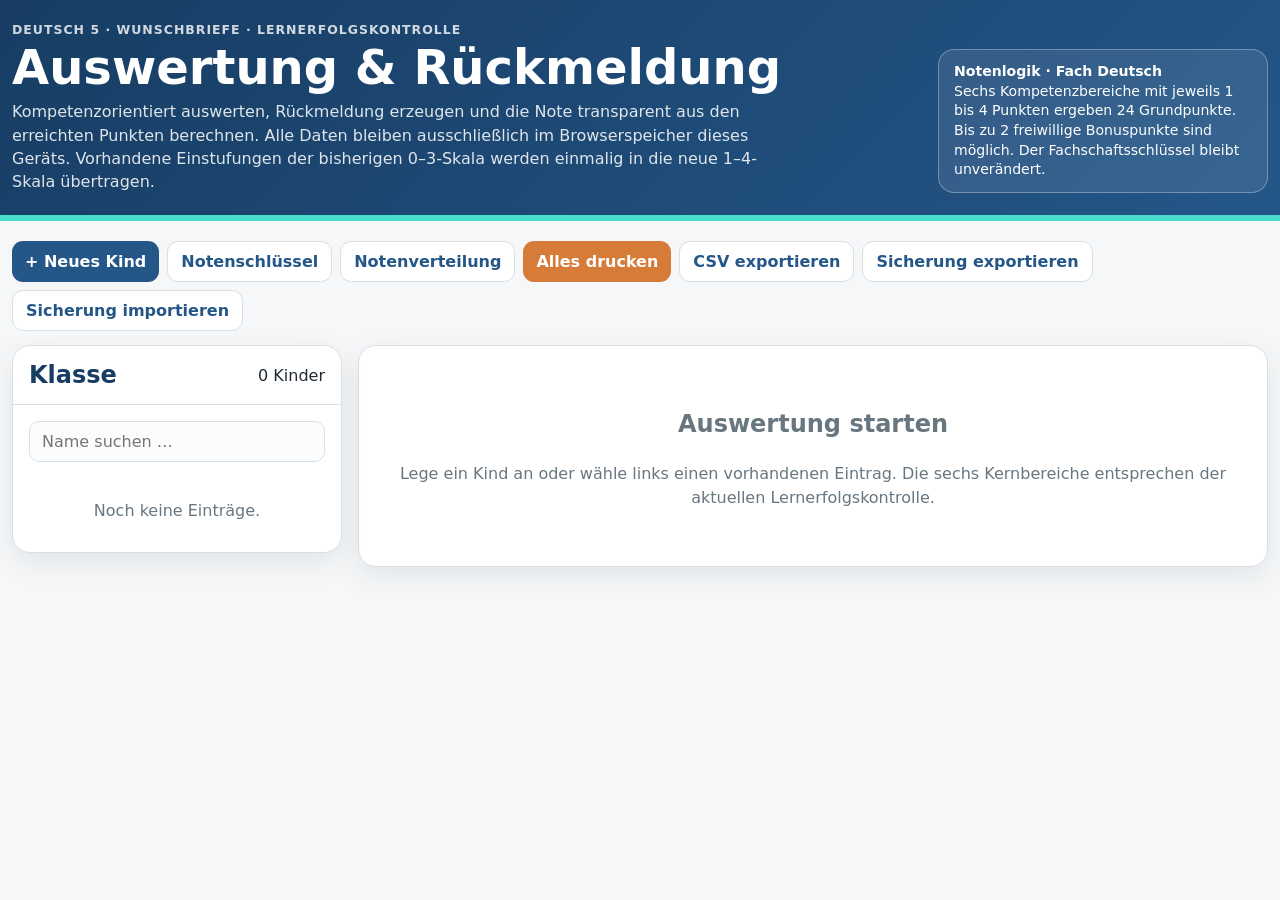
<file: apps/auswertung-lek1/index.html>
<!doctype html>
<html lang="de">
<head>
<meta charset="utf-8">
<meta name="viewport" content="width=device-width,initial-scale=1">
<meta name="theme-color" content="#245688">
<title>Auswertung · Lernerfolgskontrolle Wunschbrief</title>
<style>
:root{
  --blue:#245688;--blue2:#173d63;--mint:#48DCCB;--mint-soft:#e8fbf8;
  --orange:#F0A66F;--orange-soft:#fff2e8;--paper:#f6f7f8;--ink:#1f2933;
  --muted:#687680;--line:#d8e0e6;--white:#fff;--danger:#b64646;
  --shadow:0 10px 28px rgba(26,55,78,.09);
}
*{box-sizing:border-box}
html{scroll-behavior:smooth}
body{margin:0;font-family:system-ui,-apple-system,"Segoe UI",Arial,sans-serif;background:var(--paper);color:var(--ink)}
button,input,textarea,select{font:inherit}
button{cursor:pointer}
a{color:inherit}
.shell{width:min(1380px,calc(100% - 24px));margin:auto}
header{background:linear-gradient(135deg,var(--blue2),var(--blue));color:#fff;border-bottom:6px solid var(--mint);padding:22px 0}
.header-row{display:flex;gap:18px;justify-content:space-between;align-items:flex-end;flex-wrap:wrap}
.eyebrow{font-size:.78rem;font-weight:900;letter-spacing:.08em;text-transform:uppercase;opacity:.8}
h1{margin:5px 0 8px;font-size:clamp(1.8rem,4vw,3rem);line-height:1.05}
header p{margin:0;color:rgba(255,255,255,.86);max-width:780px;line-height:1.45}
.header-badge{border:1px solid rgba(255,255,255,.3);background:rgba(255,255,255,.09);border-radius:16px;padding:12px 15px;max-width:330px;font-size:.88rem;line-height:1.4}
main{padding:20px 0 48px}
.toolbar{display:flex;gap:8px;flex-wrap:wrap;margin-bottom:14px}
.btn{border:0;border-radius:11px;padding:10px 13px;font-weight:850;background:var(--blue);color:#fff}
.btn.secondary{background:#fff;color:var(--blue);border:1px solid var(--line)}
.btn.mint{background:#1fae9f}
.btn.orange{background:#d77b39}
.btn.danger{background:#fff;color:var(--danger);border:1px solid #e7bcbc}
.btn.small{padding:7px 10px;font-size:.86rem}
.grid{display:grid;grid-template-columns:330px minmax(0,1fr);gap:16px;align-items:start}
.panel{background:#fff;border:1px solid var(--line);border-radius:18px;box-shadow:var(--shadow)}
.sidebar{position:sticky;top:10px;overflow:hidden}
.panel-head{padding:15px 16px;border-bottom:1px solid var(--line);display:flex;justify-content:space-between;gap:10px;align-items:center}
.panel-head h2,.panel-head h3{margin:0;color:var(--blue2)}
.panel-body{padding:16px}
.search{width:100%;padding:10px 12px;border:1px solid var(--line);border-radius:10px;background:#fbfcfd}
.student-list{max-height:70vh;overflow:auto;padding:7px}
.student-item{width:100%;text-align:left;border:1px solid transparent;background:#fff;padding:10px;border-radius:12px;margin-bottom:5px;display:grid;grid-template-columns:1fr auto;gap:7px;align-items:center}
.student-item:hover{background:#f5f8fa}
.student-item.active{background:var(--mint-soft);border-color:#9de7df}
.student-item strong{display:block;color:var(--blue2)}
.student-item small{color:var(--muted)}
.grade-pill{min-width:34px;height:34px;border-radius:999px;display:grid;place-items:center;background:#edf1f4;font-weight:950;color:var(--blue)}
.empty{padding:22px 14px;text-align:center;color:var(--muted);line-height:1.5}
.editor{padding:18px}
.top-form{display:grid;grid-template-columns:1.25fr .55fr .72fr 1.25fr;gap:12px;margin-bottom:18px}
.lrs-field{border:1px solid var(--line);border-radius:12px;padding:9px 11px;background:#f8fafb;display:flex;flex-direction:column;justify-content:center}
.lrs-check{display:flex!important;align-items:flex-start;gap:8px;text-transform:none!important;letter-spacing:0!important;font-size:.83rem!important;color:var(--blue2)!important;line-height:1.3;margin:0!important}
.lrs-check input{width:auto!important;margin-top:2px;accent-color:var(--blue)}
.lrs-help{display:block;margin-top:5px;color:var(--muted);font-size:.72rem;line-height:1.3}
.field label{display:block;font-size:.78rem;font-weight:900;color:var(--muted);text-transform:uppercase;letter-spacing:.04em;margin-bottom:5px}
.field input,.field select,.field textarea{width:100%;border:1px solid var(--line);border-radius:10px;padding:10px 11px;background:#fff;color:var(--ink)}
.field textarea{min-height:72px;resize:vertical}
.summary{display:grid;grid-template-columns:repeat(5,1fr);gap:10px;margin:0 0 18px}
.stat{border:1px solid var(--line);border-radius:14px;padding:11px;background:#fbfcfd}
.stat b{display:block;font-size:1.25rem;color:var(--blue2)}
.stat span{font-size:.76rem;color:var(--muted);font-weight:750}
.stat.level{background:var(--mint-soft)}
.stat.grade{background:var(--orange-soft)}
.rubric{display:grid;gap:12px}
.criterion{border:1px solid var(--line);border-radius:16px;overflow:hidden}
.criterion-head{padding:12px 14px;background:#f8fafb;display:flex;justify-content:space-between;gap:12px;align-items:flex-start}
.criterion-head h3{margin:0;color:var(--blue2);font-size:1rem}
.criterion-head p{margin:3px 0 0;color:var(--muted);font-size:.86rem;line-height:1.35}
.level-buttons{display:grid;grid-template-columns:repeat(5,minmax(0,1fr));gap:7px;padding:11px 12px 8px}
.level-btn{min-width:0;border:1px solid var(--line);background:#fff;border-radius:10px;padding:9px 7px;text-align:center;font-size:.82rem;font-weight:850;color:#52616b;overflow-wrap:break-word;transition:background-color .12s,border-color .12s,box-shadow .12s}
.rubric .level-btn.selected::before{content:"✓ ";font-weight:1000}
.rubric .level-btn:focus-visible{outline:3px solid var(--blue);outline-offset:2px}
.level-btn[data-level="0"].selected{background:#f6e8e8;border-color:#b97070;color:#873c3c}
.level-btn[data-level="1"].selected{background:#edf0f2;border-color:#a1afb8;color:#4a5d67}
.level-btn[data-level="2"].selected{background:#fff1e6;border-color:#e2a171;color:#844918}
.level-btn[data-level="3"].selected{background:#eaf5ff;border-color:#91c1e8;color:#195d91}
.level-btn[data-level="4"].selected{background:#b4efe4;border:2px solid #067f71;color:#064f48;box-shadow:inset 0 0 0 1px #067f71,0 2px 6px rgba(6,103,91,.12)}
.descriptor{padding:0 13px 9px;color:#46545d;font-size:.88rem;min-height:30px}
.criterion-note{padding:0 12px 12px}
.criterion-note input{width:100%;padding:8px 10px;border:1px solid var(--line);border-radius:9px}
.optional{border-style:dashed;background:#fcfdfd}
#surveyButtons{grid-template-columns:repeat(3,minmax(0,1fr))}
#surveyButtons .level-btn{min-height:54px;border:2px solid #c9d4dc;border-radius:10px;transition:background .12s,border-color .12s}
#surveyButtons .level-btn.selected{font-weight:900;box-shadow:inset 0 0 0 1px currentColor,0 2px 6px rgba(24,59,85,.13)}
#surveyButtons .level-btn.selected::before{content:"✓ ";font-weight:1000}
#surveyButtons .level-btn[data-survey="0"].selected{background:#e6ebee;border-color:#73838e;color:#344b59}
#surveyButtons .level-btn[data-survey="1"].selected{background:#fff0e4;border-color:#d9874f;color:#87410e}
#surveyButtons .level-btn[data-survey="2"].selected{background:#d8f8f3;border-color:#008f80;color:#006c62}
#surveyButtons .level-btn:focus-visible{outline:3px solid #245688;outline-offset:3px}
.feedback-grid{display:grid;grid-template-columns:1fr 1fr;gap:14px;margin-top:18px}
.feedback-card{border:1px solid var(--line);border-radius:16px;padding:14px}
.feedback-card h3{margin:0 0 8px;color:var(--blue2)}
.feedback-card p,.feedback-card li{line-height:1.45}
.feedback-text{white-space:pre-wrap;background:#fbfcfd;border:1px solid var(--line);border-radius:10px;padding:11px;min-height:120px}
.feedback-card textarea{width:100%;min-height:120px;border:1px solid var(--line);border-radius:10px;padding:11px}
.actions-row{display:flex;gap:8px;flex-wrap:wrap;margin-top:16px}
.notice{margin-top:12px;font-size:.82rem;color:var(--muted);line-height:1.4}
dialog{border:0;border-radius:18px;box-shadow:0 20px 70px rgba(0,0,0,.25);max-width:min(760px,calc(100% - 24px));width:100%}
dialog::backdrop{background:rgba(20,35,45,.4)}
.dialog-head{display:flex;justify-content:space-between;gap:12px;align-items:center;border-bottom:1px solid var(--line);padding-bottom:10px}
.dialog-head h2{margin:0}
.settings-grid{display:grid;grid-template-columns:repeat(2,1fr);gap:12px;margin:15px 0}
.setting{border:1px solid var(--line);border-radius:12px;padding:11px}
.setting label{font-weight:850;color:var(--blue2);display:block;margin-bottom:5px}
.setting input{width:100%;padding:8px;border:1px solid var(--line);border-radius:8px}
dialog menu{display:flex;justify-content:flex-end;gap:8px;padding:0;margin:14px 0 0}

/* Klassenübersicht: zugängliches Säulendiagramm ohne zusätzliche Bibliothek */
.grade-chart-dialog{max-width:min(780px,calc(100% - 24px))}
.grade-chart-info{font-size:.92rem;color:var(--muted);line-height:1.5;margin:12px 0 6px}
.grade-chart{
  display:grid;grid-template-columns:repeat(6,minmax(0,1fr));gap:12px;
  padding:18px 12px 12px;border:1px solid var(--line);border-radius:14px;background:#fbfcfd
}
.grade-chart-col{display:flex;flex-direction:column;align-items:stretch;min-width:0;text-align:center}
.grade-chart-count{font-size:1.05rem;font-weight:900;color:var(--blue2);line-height:1.5}
.grade-chart-plot{
  height:218px;display:flex;flex-direction:column;justify-content:flex-end;
  border-bottom:2px solid #96a9b7;background:repeating-linear-gradient(
    to top,transparent,transparent calc(25% - 1px),#e1e9ee 25%);
}
.grade-chart-bar{
  flex:none;width:min(100%,65px);margin:0 auto;
  background:#245688;border-radius:7px 7px 0 0;
  min-height:0;transition:height .18s ease;
}
.grade-chart-col[data-grade="6"] .grade-chart-bar{background:#9aa9b3}
.grade-chart-col[data-grade="5"] .grade-chart-bar{background:#e5ad88}
.grade-chart-col[data-grade="4"] .grade-chart-bar{background:#eab16e}
.grade-chart-col[data-grade="3"] .grade-chart-bar{background:#6696bd}
.grade-chart-col[data-grade="2"] .grade-chart-bar{background:#3674ab}
.grade-chart-col[data-grade="1"] .grade-chart-bar{background:#169c8f}
.grade-chart-label{margin-top:9px;color:var(--blue2);font-size:.86rem;font-weight:850}
.grade-chart-note{font-size:.8rem;color:var(--muted);margin:12px 2px 0;line-height:1.4}
@media(max-width:520px){
 .grade-chart{gap:5px;padding:12px 7px 8px}
 .grade-chart-plot{height:165px}
 .grade-chart-count{font-size:.88rem}
 .grade-chart-label{font-size:.75rem}
}

.hidden{display:none!important}
@media(max-width:1100px){.top-form{grid-template-columns:repeat(2,minmax(0,1fr))}}
@media(max-width:1000px){.grid{grid-template-columns:1fr}.sidebar{position:static}.student-list{max-height:280px}.summary{grid-template-columns:repeat(3,1fr)}}
@media(max-width:720px){.top-form{grid-template-columns:1fr}.summary{grid-template-columns:repeat(2,1fr)}.level-buttons{grid-template-columns:1fr 1fr}.feedback-grid{grid-template-columns:1fr}}
@media print{
  body{background:#fff}.no-print,header,.sidebar,.toolbar,.actions-row,.notice{display:none!important}
  .shell{width:100%}.grid{display:block}.panel{box-shadow:none;border:0}.editor{padding:0}
  .criterion{break-inside:avoid}.feedback-grid{grid-template-columns:1fr 1fr}
  .top-form input,.top-form select{border:0;padding:0}
  .level-btn:not(.selected){display:none}.level-buttons{display:block;padding:4px 12px}.level-btn.selected{display:inline-block}
  .criterion-note input{border:0;padding:0}.feedback-card textarea{border:0;padding:0;min-height:0}
}
</style>
<link rel="stylesheet" href="print.css">
</head>
<body>
<header>
<div class="shell header-row">
  <div>
    <div class="eyebrow">Deutsch 5 · Wunschbriefe · Lernerfolgskontrolle</div>
    <h1>Auswertung & Rückmeldung</h1>
    <p>Kompetenzorientiert auswerten, Rückmeldung erzeugen und die Note transparent aus den erreichten Punkten berechnen. Alle Daten bleiben ausschließlich im Browserspeicher dieses Geräts. Vorhandene Einstufungen der bisherigen 0–3-Skala werden einmalig in die neue 1–4-Skala übertragen.</p>
  </div>
  <div class="header-badge"><b>Notenlogik · Fach Deutsch</b><br>Sechs Kompetenzbereiche mit jeweils 1 bis 4 Punkten ergeben 24 Grundpunkte. Bis zu 2 freiwillige Bonuspunkte sind möglich. Der Fachschaftsschlüssel bleibt unverändert.</div>
</div>
</header>

<main class="shell">
<div class="toolbar no-print">
  <button class="btn" id="newStudent">+ Neues Kind</button>
  <button class="btn secondary" id="settingsBtn">Notenschlüssel</button>
  <button class="btn secondary" id="showGradeChart" type="button">Notenverteilung</button>
  <button class="btn orange" id="printAllFeedback" type="button" title="Alle Rückmeldungen als zweiseitigen Klassensatz drucken">Alles drucken</button>
  <button class="btn secondary" id="exportCsv">CSV exportieren</button>
  <button class="btn secondary" id="exportJson">Sicherung exportieren</button>
  <label class="btn secondary" for="importJson" style="cursor:pointer">Sicherung importieren</label>
  <input id="importJson" class="hidden" type="file" accept=".json,application/json">
</div>

<div class="grid">
  <aside class="panel sidebar no-print">
    <div class="panel-head"><h2>Klasse</h2><span id="countBadge">0 Kinder</span></div>
    <div class="panel-body" style="padding-bottom:8px"><input class="search" id="search" placeholder="Name suchen …"></div>
    <div class="student-list" id="studentList"></div>
  </aside>

  <section class="panel">
    <div class="editor" id="editor">
      <div id="welcome" class="empty">
        <h2>Auswertung starten</h2>
        <p>Lege ein Kind an oder wähle links einen vorhandenen Eintrag. Die sechs Kernbereiche entsprechen der aktuellen Lernerfolgskontrolle.</p>
      </div>

      <div id="formWrap" class="hidden">
        <div class="top-form">
          <div class="field"><label>Name des Kindes</label><input id="studentName" autocomplete="off"></div>
          <div class="field"><label>Klasse</label><input id="studentClass" value="5.3"></div>
          <div class="field"><label>Datum</label><input id="studentDate" type="date"></div>
          <div class="lrs-field">
            <label class="lrs-check"><input id="lrsNta" type="checkbox"> Nachteilsausgleich Rechtschreibung (LRS-Diagnose)</label>
            <span class="lrs-help">Kriterium 5 bewertet dann nur vollständige Sätze und Satzschlusszeichen.</span>
          </div>
        </div>

        <div class="summary">
          <div class="stat"><b id="corePoints">0 / 24</b><span>Grundpunkte</span></div>
          <div class="stat"><b id="extraPoints">0 / 2</b><span>freiwillige Zusatzpunkte</span></div>
          <div class="stat level"><b id="totalPoints">0 Punkte</b><span>Punkte für die Note</span></div>
          <div class="stat"><b>24 Punkte</b><span>Bewertungsbasis</span></div>
          <div class="stat grade"><b id="gradeSuggestion">–</b><span>Note</span></div>
        </div>

        <div class="rubric" id="rubric"></div>

        <div class="criterion optional">
          <div class="criterion-head">
            <div><h3>Zusatz: Umfrageergebnis</h3><p>Freiwillige Zusatzleistung mit bis zu 2 Bonuspunkten. Sie erhöhen die erreichte Punktzahl; die Bewertungsbasis bleibt bei 24 Punkten.</p></div>
          </div>
          <div class="level-buttons" id="surveyButtons">
            <button class="level-btn" data-survey="0">nicht genutzt</button>
            <button class="level-btn" data-survey="1">teilweise passend</button>
            <button class="level-btn" data-survey="2">passend & erklärt</button>
          </div>
          <div class="criterion-note"><input id="surveyNote" placeholder="Optional: kurze Notiz zur Datennutzung"></div>
        </div>

        <div class="feedback-grid">
          <div class="feedback-card">
            <h3>Automatische Rückmeldung</h3>
            <div class="feedback-text" id="autoFeedback"></div>
          </div>
          <div class="feedback-card">
            <h3>Eigene Ergänzung</h3>
            <textarea id="teacherComment" placeholder="Optional: persönliche Rückmeldung, konkrete Textstelle, nächster Lernschritt …"></textarea>
          </div>
        </div>

        <div class="actions-row no-print">
          <button class="btn mint" id="saveStudent">Speichern</button>
          <button class="btn secondary" id="copyFeedback">Rückmeldung kopieren</button>
          <button class="btn orange" id="printFeedback">Rückmeldung drucken</button>
          <button class="btn danger" id="deleteStudent">Eintrag löschen</button>
        </div>
        <div class="notice">Die Note wird ausschließlich aus den erreichten Punkten berechnet. Die Notengrenzen beziehen sich auf 24 reguläre Punkte. Bis zu 2 freiwillige Bonuspunkte sind möglich. Fünf von sechs Mindeststandards sind eine pädagogische Orientierung, keine zweite Notenbedingung.</div>
      </div>
    </div>
  </section>
</div>
</main>

<div id="printSheet" aria-label="Zweiseitige Rückmeldung für den Duplexdruck">
  <section class="print-page print-front" aria-label="Vorderseite: persönliche Lernrückmeldung">
    <div class="page-eyebrow">DEUTSCH 5 · WUNSCHBRIEFE · OTTERKLASSE 5.3</div>
    <h1 class="print-title">Auswertung der Lernerfolgskontrolle (Klassenarbeit) Nr. 1</h1>
    <div class="print-title-band" aria-hidden="true"></div>
    <div class="print-meta">
      <div class="print-name"><strong>Name:</strong> <span id="printName"></span></div>
      <div class="print-meta-small"><strong>Klasse:</strong> <span id="printClass"></span> &nbsp; <strong>Arbeit vom:</strong> <span id="printDate"></span></div>
    </div>

    <h2 class="print-section">Das hast du erreicht</h2>
    <p class="print-intro">Hier siehst du, wie sicher dir die verschiedenen Teile eines Wunschbriefes schon gelingen.</p>
    <table class="print-levels" aria-label="Erreichte Niveaustufen">
      <thead><tr><th>Kompetenz</th><th>Dein erreichtes Niveau</th><th>Punkte</th></tr></thead>
      <tbody id="printRows"></tbody>
    </table>

    <h2 class="print-section strengths-heading" id="printStrengthsHeading">Das kannst du schon</h2>
    <div class="print-strengths" id="printStrengths"></div>
    <div class="print-tip" id="printTip"><strong>Dein nächster Übungstipp</strong><span id="printTipText"></span></div>
    <div class="print-warning hidden" id="printWarning">Die Punkteschwelle für eine ausreichende Leistung ist noch nicht erreicht. Herr Wegemann wird mit dir planen, welche Schritte dir beim Weiterlernen helfen.</div>
    <div class="print-custom hidden" id="printCustom"></div>

    <footer class="print-front-footer">
      <div class="print-front-result">
        <span>Erreichte Punkte: <strong><span id="printFrontPoints"></span></strong> <span id="printFrontBonus"></span></span>
        <span>Diese Leistung entspricht der Note <strong><span id="printFrontGrade"></span></strong>.</span>
      </div>
      <p class="print-priority-short">Du lernst Schritt für Schritt weiter. Wichtig ist, was du schon kannst und woran du als Nächstes arbeitest. Die Rückmeldung zu deinen Fähigkeiten ist wichtiger als die Note.</p>
      <div class="print-signatures">
        <div><div class="print-sig-line"></div><div class="print-sig-label">Unterschrift Herr Wegemann</div></div>
        <div><div class="print-sig-line"></div><div class="print-sig-label">Kenntnisnahme der Eltern (Unterschrift)</div></div>
      </div>
      <p class="print-date-line">Datum der Rückmeldung: <span id="printToday"></span></p>
    </footer>
  </section>

  <section class="print-page print-back" aria-label="Rückseite: vollständiges Kompetenzraster und Bewertung">
    <div class="page-eyebrow">ZUM NACHLESEN · DEUTSCH 5 · WUNSCHBRIEFE</div>
    <h2 class="print-back-title">Unser Kompetenzraster</h2>
    <div class="print-title-band" aria-hidden="true"></div>
    <p class="print-back-intro">Das Raster zeigt, was wir bei jedem Teil deines Wunschbriefes betrachten. Die farbigen Stufen beschreiben, wie sicher du eine Kompetenz schon beherrschst.</p>
    <div class="print-legend">
      <span class="print-level-badge print-level-0">0 · Nicht vorhanden</span>
      <span class="print-level-badge print-level-1">1 · In Ansätzen vorhanden</span>
      <span class="print-level-badge print-level-2">2 · Mindeststandard</span>
      <span class="print-level-badge print-level-3">3 · Regelstandard</span>
      <span class="print-level-badge print-level-4">4 · Leistungsstandard</span>
    </div>
    <div class="print-rubric-grid" id="printRubricGrid"></div>
    <div class="print-back-notes">
      <div><strong>Wichtige Grundmerkmale:</strong> passende Anrede, klarer Wunsch, mindestens ein passender Grund, Grußformel mit Namen, freundliche Sprache sowie verständliche und lesbare Sätze.</div>
      <div><strong>Freiwillig:</strong> Umfrageergebnis passend genutzt (0–2 Bonuspunkte). Die Umfrage ersetzt keinen Grund. Die reguläre Bewertungsbasis bleibt bei 24 Punkten.</div>
    </div>
    <div class="print-evaluation">
      <h3>Notenschlüssel</h3>
      <div class="print-key-grid" id="printGradeKey"></div>
      <p class="print-points">Bewertungsbasis: 24 Punkte (6 × maximal 4). Bis zu 2 freiwillige Bonuspunkte sind zusätzlich möglich.</p>
    </div>
    <div class="print-philosophy">
      <strong>Was wirklich zählt:</strong> Der Aufbau deiner Kompetenzen steht im Vordergrund. Eine Note kann nicht deinen gesamten Lernerfolg zeigen. Die Rückmeldung zu deinen Fähigkeiten und deinen nächsten Lernschritten ist deshalb wichtiger als die Note.
    </div>
  </section>
</div>

<div id="printBatch" aria-label="Alle zweiseitigen Rückmeldungen der Klasse für den Duplexdruck"></div>

<dialog id="settingsDialog">
  <div class="dialog-head"><h2>Notenschlüssel · Fach Deutsch</h2><button class="btn secondary small" id="closeSettings">Schließen</button></div>
  <p>Die Prozentgrenzen werden auf die regulär erreichbaren <strong>24 Punkte</strong> bezogen. Die zwei freiwilligen Bonuspunkte sind nicht erforderlich.</p>
  <div class="settings-grid grade-key-screen">
    <div class="setting"><label>sehr gut (1)</label><strong>ab 87 % · 21–26 Punkte</strong></div>
    <div class="setting"><label>gut (2)</label><strong>ab 73 % · 18–20 Punkte</strong></div>
    <div class="setting"><label>befriedigend (3)</label><strong>ab 59 % · 15–17 Punkte</strong></div>
    <div class="setting"><label>ausreichend (4)</label><strong>ab 45 % · 11–14 Punkte</strong></div>
    <div class="setting"><label>mangelhaft (5)</label><strong>ab 18 % · 5–10 Punkte</strong></div>
    <div class="setting"><label>ungenügend (6)</label><strong>unter 18 % · 0–4 Punkte</strong></div>
  </div>
  <p class="notice">Fünf von sechs Mindeststandards sind eine Orientierung für die Kompetenzentwicklung. Die erreichten Punkte bestimmen die rechnerische Note; die Lehrkraft begründet ihre Entscheidung pädagogisch.</p>
</dialog>

<dialog id="gradeChartDialog" class="grade-chart-dialog" aria-labelledby="gradeChartTitle">
  <div class="dialog-head">
    <h2 id="gradeChartTitle">Notenverteilung</h2>
    <button class="btn secondary small" id="closeGradeChart" type="button">Schließen</button>
  </div>
  <p id="gradeChartInfo" class="grade-chart-info"></p>
  <div id="gradeChartBars" class="grade-chart" role="list" aria-label="Häufigkeit der Noten, von Note 6 links bis Note 1 rechts"></div>
  <p class="grade-chart-note">Gezählt werden alle angelegten Einträge mit ihrer aktuell berechneten Note – auch wenn eine Bewertung noch nicht abgeschlossen ist. Die Übersicht zeigt keine Namen.</p>
</dialog>

<script>
const LEGACY_STORAGE_KEY="d5ur1_lek1_auswertung_v1";
const STORAGE_KEY="d5ur1_lek1_auswertung_v2";
const DATA_VERSION=5;
const FOUR_LEVEL_VERSION=4;

const LEVEL_NAMES=["nicht vorhanden","in Ansätzen vorhanden","Mindeststandard","Regelstandard","Leistungsstandard"];

const CRITERIA=[
  {
    id:"situation", title:"1. Schreibsituation und Wunsch",
    short:"Schreibsituation und Wunsch",
    desc:"Adressat, Anlass und Wunsch passend erfassen.",
    levels:[
      "Die Schreibsituation wird nicht erkennbar aufgegriffen; ein passender Wunsch ist nicht vorhanden.",
      "Erste Ansätze eines zur Schreibsituation passenden Wunsches sind erkennbar.",
      "Adressat und Wunsch sind erkennbar und passen grundsätzlich zur Schreibsituation.",
      "Adressat, Anlass und Wunsch sind klar, passend und verständlich formuliert.",
      "Die Schreibsituation wird sehr sicher erfasst; der Wunsch ist präzise und besonders adressatengerecht formuliert."
    ]
  },
  {
    id:"aufbau", title:"2. Briefaufbau",
    short:"Briefaufbau",
    desc:"Ort und Datum, Anrede, Brieftext, Grußformel und Name sinnvoll setzen.",
    levels:[
      "Ein Briefaufbau ist nicht erkennbar; wichtige Briefteile fehlen vollständig.",
      "Erste Briefteile sind erkennbar, aber wichtige Bestandteile fehlen noch oder sind ungeordnet.",
      "Die Briefform ist erkennbar; die wichtigsten Teile sind vorhanden, auch wenn einzelne Formmerkmale noch unsicher sind.",
      "Der Brief ist vollständig und sinnvoll gegliedert; Ort/Datum, Anrede, Text, Grußformel und Name stehen passend.",
      "Der Brief ist vollständig, sicher und normgerecht gesetzt; auch freie Zeilen und Anordnung unterstützen die Lesbarkeit."
    ]
  },
  {
    id:"freundlichkeit", title:"3. Freundliche und passende Sprache",
    short:"freundliche Sprache",
    desc:"Höflich, respektvoll und passend zur Adressatin schreiben.",
    levels:[
      "Es ist keine angemessen freundliche Formulierung erkennbar; der Text ist durchgehend unhöflich oder fordernd.",
      "Erste höfliche Formulierungen sind vorhanden, die Sprache ist jedoch noch nicht durchgehend passend.",
      "Der Brief ist insgesamt höflich und respektvoll, auch wenn einzelne Formulierungen noch schlicht oder unsicher sind.",
      "Der Brief ist durchgehend freundlich und passend zur Adressatin formuliert.",
      "Die Sprache ist besonders sicher, freundlich und adressatengerecht; Bitte und Schluss wirken überzeugend und angemessen."
    ]
  },
  {
    id:"begruendung", title:"4. Begründung",
    short:"Begründung",
    desc:"Mindestens einen passenden Grund nennen und verständlich erklären.",
    levels:[
      "Eine Begründung für den Wunsch ist nicht vorhanden.",
      "Erste Ansätze einer Begründung sind vorhanden, der passende Grund bleibt aber noch unklar.",
      "Mindestens ein passender Grund ist erkennbar und erklärt grundsätzlich, warum der Wunsch sinnvoll ist.",
      "Der Grund ist nachvollziehbar ausgeführt und klar mit dem Wunsch verbunden.",
      "Die Begründung ist besonders überzeugend, genauer ausgeführt oder verbindet mehrere passende Gedanken sinnvoll miteinander."
    ]
  },
  {
    id:"sprache", title:"5. Sätze, Rechtschreibung und Zeichensetzung",
    short:"sprachliche Richtigkeit",
    desc:"Verständliche ganze Sätze schreiben; Rechtschreibung und Satzzeichen sichern.",
    levels:[
      "Es sind keine verständlichen vollständigen Sätze mit passenden Satzzeichen erkennbar.",
      "Erste verständliche Satzteile sind erkennbar; vollständige Sätze und sprachliche Richtigkeit gelingen noch nicht sicher.",
      "Der Text ist insgesamt verständlich; Fehler kommen vor, verhindern das Verstehen aber nicht.",
      "Die Sätze sind überwiegend vollständig und sprachlich sicher; Fehler stören das Lesen kaum.",
      "Der Text ist sprachlich sehr sicher; Satzbau, Rechtschreibung und Zeichensetzung gelingen fast durchgehend."
    ]
  },
  {
    id:"lesbarkeit", title:"6. Lesbarkeit und Gliederung",
    short:"Lesbarkeit und Gliederung",
    desc:"Gut lesbar schreiben und Briefteile übersichtlich gliedern.",
    levels:[
      "Der Text ist nahezu nicht lesbar oder ohne erkennbare Gliederung durchgehend geschrieben.",
      "Erste Textteile sind lesbar, die Gliederung oder Entzifferbarkeit ist noch oft schwierig.",
      "Der Text ist überwiegend lesbar; die wichtigsten Briefteile sind optisch erkennbar.",
      "Der Brief ist gut lesbar und übersichtlich gegliedert; Abstände und Zeilenführung unterstützen das Lesen.",
      "Der Brief ist sehr klar, sicher und übersichtlich gestaltet; die Gliederung unterstützt den Inhalt besonders gut."
    ]
  }
];

const LRS_LANGUAGE_CRITERION={
  id:"sprache",
  title:"5. Sprachliche Leistung",
  short:"Sprachliche Leistung",
  desc:"Vollständige Sätze schreiben und passende Satzschlusszeichen setzen.",
  levels:[
    "Vollständige Sätze und Satzschlusszeichen sind nicht erkennbar.",
    "Erste Ansätze vollständiger Sätze sind vorhanden; Satzschlusszeichen fehlen noch häufig.",
    "Du schreibst überwiegend vollständige Sätze. Satzschlusszeichen sind teilweise passend gesetzt.",
    "Deine Sätze sind überwiegend vollständig und die Satzschlusszeichen meistens passend.",
    "Du schreibst sicher in vollständigen Sätzen und setzt Satzschlusszeichen passend."
  ]
};
const LRS_LANGUAGE_FEEDBACK=[
  "Vollständige Sätze mit passenden Satzschlusszeichen sind noch nicht erkennbar.",
  "Vollständige Sätze und Satzschlusszeichen gelingen noch nicht sicher.",
  "Du schreibst überwiegend vollständige Sätze und setzt schon einige passende Satzschlusszeichen.",
  "Deine Sätze sind überwiegend vollständig und die Satzschlusszeichen meistens passend.",
  "Du schreibst sicher in vollständigen Sätzen und setzt Satzschlusszeichen passend."
];
const LRS_LANGUAGE_NEXT="Prüfe jeden Satz in deinem Text: Ist er vollständig? Steht am Ende ein passendes Satzschlusszeichen (Punkt, Fragezeichen oder Ausrufezeichen)?";
function criterionForStudent(c,s){
  return s?.lrsNta && c.id==="sprache" ? LRS_LANGUAGE_CRITERION : c;
}
function feedbackForStudent(c,s,level){
  return s?.lrsNta && c.id==="sprache" ? LRS_LANGUAGE_FEEDBACK[level] : FEEDBACK[c.id][level];
}
function nextStepForStudent(c,s){
  return s?.lrsNta && c.id==="sprache" ? LRS_LANGUAGE_NEXT : NEXT_STEPS[c.id];
}

const FEEDBACK={
  situation:[
    "Ein passender Wunsch ist noch nicht erkennbar.",
    "Dein Wunsch und die Schreibsituation sind noch nicht sicher getroffen.",
    "Du zeigst, an wen du schreibst und was du dir wünschst.",
    "Du triffst die Schreibsituation und formulierst deinen Wunsch klar.",
    "Du erfasst die Schreibsituation sehr sicher und formulierst deinen Wunsch besonders präzise."
  ],
  aufbau:[
    "Die Briefbestandteile sind noch nicht erkennbar.",
    "Beim Briefaufbau brauchst du noch Unterstützung.",
    "Dein Text ist als Brief erkennbar und enthält die wichtigsten Teile.",
    "Du baust deinen Brief vollständig und sinnvoll auf.",
    "Du setzt deinen Brief sehr sicher und besonders übersichtlich."
  ],
  freundlichkeit:[
    "Freundliche Formulierungen sind noch nicht erkennbar.",
    "Achte noch stärker auf freundliche und passende Formulierungen.",
    "Du schreibst insgesamt höflich und respektvoll.",
    "Du formulierst deinen Brief durchgehend freundlich und passend.",
    "Du formulierst besonders sicher, höflich und adressatengerecht."
  ],
  begruendung:[
    "Ein Grund für deinen Wunsch ist noch nicht erkennbar.",
    "Ein verständlicher, passender Grund fehlt noch.",
    "Du nennst einen passenden Grund für deinen Wunsch.",
    "Du erklärst deinen Grund nachvollziehbar und passend.",
    "Du begründest deinen Wunsch besonders überzeugend und verbindest deine Gedanken sinnvoll."
  ],
  sprache:[
    "Verständliche vollständige Sätze sind noch nicht erkennbar.",
    "Sprachliche Fehler erschweren das Verstehen noch deutlich.",
    "Man kann deinen Text verstehen, auch wenn noch einige Fehler vorkommen.",
    "Deine Sätze sind überwiegend vollständig und sprachlich sicher.",
    "Du schreibst sprachlich sehr sicher; Rechtschreibung und Zeichensetzung gelingen fast durchgehend."
  ],
  lesbarkeit:[
    "Der Text ist noch nicht ausreichend lesbar oder gegliedert.",
    "Achte darauf, dass man deinen Brief leichter lesen und die Teile besser erkennen kann.",
    "Dein Brief ist überwiegend lesbar und grundsätzlich gegliedert.",
    "Du schreibst gut lesbar und gliederst deinen Brief übersichtlich.",
    "Dein Brief ist sehr klar lesbar und besonders sicher gegliedert."
  ]
};

const NEXT_STEPS={
  situation:"Lies die Schreibaufgabe genau: Für wen schreibst du? Was soll dein Text erreichen? Passt dein Inhalt zur Schreibsituation?",
  aufbau:"Prüfe die Merkmale der Textsorte: Welche Bestandteile gehören in deinen Text und wie werden sie angeordnet?",
  freundlichkeit:"Prüfe deine Wortwahl: Ist sie zur Schreibsituation und zu deinen Leserinnen und Lesern passend? Formuliere klar und respektvoll.",
  begruendung:"Stütze wichtige Aussagen durch passende Gründe oder Beispiele. Erkläre, wie deine Gedanken zusammenhängen.",
  sprache:"Lies deinen Text Satz für Satz: Sind die Sätze vollständig? Stimmen Groß- und Kleinschreibung und die Satzzeichen?",
  lesbarkeit:"Gliedere deinen Text übersichtlich mit passenden Absätzen und Zeilenumbrüchen. Achte auf gut lesbare Schrift und Abstände."
};

const GRADE_PERCENTAGES={1:87,2:73,3:59,4:45,5:18};
const MAX_BASE_POINTS=24;
const MAX_BONUS_POINTS=2;
const MAX_REACHABLE_POINTS=26;
const GRADE_POINT_THRESHOLDS=Object.fromEntries(
  Object.entries(GRADE_PERCENTAGES).map(([grade,pct])=>[grade,Math.ceil(MAX_BASE_POINTS*pct/100)])
);
function migrateLegacyStudents(oldStudents){
  return oldStudents.map(s=>({
    ...s,
    lrsNta:Boolean(s.lrsNta),
    levels:Object.fromEntries(CRITERIA.map(c=>[
      c.id,Math.max(1,Math.min(4,Number(s.levels?.[c.id]??0)+1))
    ]))
  }));
}
function normalizeCurrentStudents(currentStudents){
  return currentStudents.map(s=>({
    ...s,
    lrsNta:Boolean(s.lrsNta),
    levels:Object.fromEntries(CRITERIA.map(c=>[
      c.id,Math.max(0,Math.min(4,Number(s.levels?.[c.id]??0)))
    ]))
  }));
}
let students=load(STORAGE_KEY,null);
if(!Array.isArray(students)){
  const old=load(LEGACY_STORAGE_KEY,[]);
  students=migrateLegacyStudents(Array.isArray(old)?old:[]);
  localStorage.setItem(STORAGE_KEY,JSON.stringify(students));
}
let currentId=null;

const el=id=>document.getElementById(id);
function load(key,fallback){try{return JSON.parse(localStorage.getItem(key))??fallback}catch(e){return fallback}}
function persist(){localStorage.setItem(STORAGE_KEY,JSON.stringify(students))}
function uid(){return "s_"+Date.now().toString(36)+"_"+Math.random().toString(36).slice(2,7)}
function today(){return new Date().toISOString().slice(0,10)}
function blankStudent(){return {id:uid(),name:"",className:"5.3",date:today(),lrsNta:false,levels:Object.fromEntries(CRITERIA.map(c=>[c.id,0])),notes:{},survey:0,surveyNote:"",teacherComment:"",createdAt:new Date().toISOString(),updatedAt:new Date().toISOString()}}
function current(){return students.find(s=>s.id===currentId)||null}
function escapeHtml(s=""){return String(s).replace(/[&<>"']/g,m=>({"&":"&amp;","<":"&lt;",">":"&gt;","\"":"&quot;","'":"&#039;"}[m]))}
function pct(levels,threshold){const vals=CRITERIA.map(c=>Number(levels[c.id]??0));return Math.round(vals.filter(v=>v>=threshold).length/CRITERIA.length*100)}
function metrics(s){
  const levels=CRITERIA.map(c=>Math.max(0,Math.min(4,Number(s.levels[c.id]??0))));
  const min=pct(s.levels,2),reg=pct(s.levels,3),perf=pct(s.levels,4);
  const core=levels.reduce((sum,value)=>sum+value,0);
  const extra=Math.max(0,Math.min(2,Number(s.survey||0)));
  const total=core+extra;
  let overall="in Ansätzen vorhanden";
  if(perf>=80)overall="Leistungsstandard";
  else if(reg>=80)overall="Regelstandard";
  else if(min>=80)overall="Mindeststandard";
  else overall="in Ansätzen vorhanden";
  return {min,reg,perf,core,extra,total,overall,grade:gradeFor(total),gradeDisplay:gradeDisplayFor(total)};
}
function gradeDisplayFor(total){
  // Feinabstufung nur für die Anzeige. Notengrenzen und Notenstatistik
  // beruhen weiterhin ausschließlich auf gradeFor(total).
  const points=Number(total)||0;
  if(points>=24)return "1+";
  if(points>=22)return "1";
  if(points>=21)return "1−";
  if(points>=20)return "2+";
  if(points>=19)return "2";
  if(points>=18)return "2−";
  if(points>=17)return "3+";
  if(points>=16)return "3";
  if(points>=15)return "3−";
  if(points>=14)return "4+";
  if(points>=12)return "4";
  if(points>=11)return "4−";
  if(points>=10)return "5+";
  if(points>=6)return "5";
  if(points>=5)return "5−";
  return "6";
}
function gradeFor(total){
  const points=Number(total)||0;
  if(points>=GRADE_POINT_THRESHOLDS[1])return 1;
  if(points>=GRADE_POINT_THRESHOLDS[2])return 2;
  if(points>=GRADE_POINT_THRESHOLDS[3])return 3;
  if(points>=GRADE_POINT_THRESHOLDS[4])return 4;
  if(points>=GRADE_POINT_THRESHOLDS[5])return 5;
  return 6;
}
function gradeCounts(){
  const counts={6:0,5:0,4:0,3:0,2:0,1:0};
  students.forEach(s=>counts[metrics(s).grade]++);
  return counts;
}
function renderGradeChart(){
  const counts=gradeCounts();
  const peak=Math.max(1,...Object.values(counts));
  const n=students.length;
  el("gradeChartInfo").textContent=n===0
    ? "Noch keine Einträge vorhanden. Lege Kinder an und vergib Kompetenzpunkte, um die Verteilung zu sehen."
    : n+" "+(n===1?"Eintrag":"Einträge")+" · Häufigkeit der aktuell berechneten Noten";
  el("gradeChartBars").innerHTML=[6,5,4,3,2,1].map(grade=>{
    const count=counts[grade],height=count===0?0:Math.round(count/peak*100);
    return '<div class="grade-chart-col" data-grade="'+grade+
      '" role="listitem" aria-label="Note '+grade+': '+count+' '+(count===1?'Kind':'Kinder')+'">'+
      '<div class="grade-chart-count">'+count+'</div>'+
      '<div class="grade-chart-plot"><div class="grade-chart-bar" style="height:'+height+
      '%"></div></div><div class="grade-chart-label">Note '+grade+'</div></div>';
  }).join("");
}
function renderList(){
  const q=el("search").value.trim().toLowerCase();
  const list=students.filter(s=>(s.name||"").toLowerCase().includes(q)).sort((a,b)=>(a.name||"").localeCompare(b.name||"","de"));
  el("countBadge").textContent=students.length+" "+(students.length===1?"Kind":"Kinder");
  if(!list.length){el("studentList").innerHTML='<div class="empty">Noch keine Einträge.</div>';return}
  el("studentList").innerHTML=list.map(s=>{
    const m=metrics(s);
    return '<button class="student-item '+(s.id===currentId?'active':'')+'" data-id="'+s.id+'"><span><strong>'+escapeHtml(s.name||"Ohne Namen")+'</strong><small>'+escapeHtml(s.className||"")+' · '+m.total+' Punkte'+(m.extra?' (inkl. Bonus)':'')+'</small></span><span class="grade-pill">'+m.gradeDisplay+'</span></button>';
  }).join("");
  document.querySelectorAll(".student-item").forEach(b=>b.onclick=()=>openStudent(b.dataset.id));
}
function renderRubric(){
  const s=current(); if(!s)return;
  el("rubric").innerHTML=CRITERIA.map(base=>{
    const c=criterionForStudent(base,s);
    const lv=Number(s.levels[base.id]??0);
    return '<div class="criterion" data-criterion="'+base.id+'">'+
      '<div class="criterion-head"><div><h3>'+escapeHtml(c.title)+'</h3><p>'+escapeHtml(c.desc)+'</p></div><span class="grade-pill">'+lv+'</span></div>'+
      '<div class="level-buttons">'+[0,1,2,3,4].map(n=>'<button type="button" class="level-btn '+(lv===n?'selected':'')+'" aria-pressed="'+(lv===n)+'" data-level="'+n+'" data-cid="'+base.id+'">'+LEVEL_NAMES[n]+'</button>').join("")+'</div>'+
      '<div class="descriptor">'+escapeHtml(c.levels[lv])+'</div>'+
      '<div class="criterion-note"><input data-note="'+base.id+'" value="'+escapeHtml(s.notes?.[base.id]||"")+'" placeholder="Optional: konkrete Beobachtung oder Textstelle"></div>'+
    '</div>';
  }).join("");
  document.querySelectorAll("[data-cid]").forEach(b=>b.onclick=()=>{
    const s=current();s.levels[b.dataset.cid]=Number(b.dataset.level);s.updatedAt=new Date().toISOString();persist();renderAll();
  });
  document.querySelectorAll("[data-note]").forEach(inp=>inp.oninput=()=>{
    const s=current();if(!s.notes)s.notes={};s.notes[inp.dataset.note]=inp.value;s.updatedAt=new Date().toISOString();persist();
  });
}
function feedbackText(s){
  const m=metrics(s);
  const vals=CRITERIA.map(c=>({c,lv:Number(s.levels[c.id]??0)}));
  const best=[...vals].sort((a,b)=>b.lv-a.lv);
  const lowest=[...vals].sort((a,b)=>a.lv-b.lv);
  const strengths=best.filter(x=>x.lv>=3).slice(0,2);
  const next=lowest[0];
  let intro;
  if(m.overall==="Leistungsstandard")intro="Du zeigst bei deinem Wunschbrief sehr viele Kompetenzen besonders sicher.";
  else if(m.overall==="Regelstandard")intro="Du schreibst einen insgesamt sicheren und verständlichen Wunschbrief.";
  else if(m.overall==="Mindeststandard")intro="Du hast die wichtigen Grundlagen des Wunschbriefs erreicht.";
  else intro="Du zeigst schon einzelne wichtige Grundlagen. An einigen Stellen brauchst du noch Unterstützung.";
  let parts=[intro,""];
  if(strengths.length){
    parts.push("Das gelingt dir schon:");
    strengths.forEach(x=>parts.push("• "+feedbackForStudent(x.c,s,x.lv)));
  }else{
    const any=best[0];
    parts.push("Das gelingt dir schon:");
    if(any.lv>=2)parts.push("• "+feedbackForStudent(any.c,s,any.lv));
    else if(any.lv===1)parts.push("• Du hast erste Ansätze für deinen Wunschbrief gezeigt.");
    else parts.push("• Wir besprechen gemeinsam deinen ersten Schritt.");
  }
  if(m.grade>2){
    parts.push("");
    parts.push("Dein nächster Übungstipp:");
    parts.push("• "+nextStepForStudent(next.c,s));
  }
  if(Number(s.survey)===2){parts.push("");parts.push("Zusätzlich stark: Du hast ein passendes Umfrageergebnis richtig genutzt und erklärt.");}
  else if(Number(s.survey)===1){parts.push("");parts.push("Zusatz: Du hast die Umfrage genutzt. Prüfe noch einmal, ob Zahl und Aussage genau zusammenpassen.");}
  parts.push("");
  if(m.grade<=2)parts.push("Weiter so – du arbeitest bereits sehr sicher.");
  else if(m.grade===3)parts.push("Du bist auf einem guten Weg. Mit deinem nächsten Schritt kannst du deinen Brief noch sicherer machen.");
  else if(m.grade===4)parts.push("Die wichtigsten Grundlagen sind da. Übe jetzt gezielt deinen nächsten Schritt.");
  else parts.push("Arbeite Schritt für Schritt weiter. Nutze deine Rückmeldung, um genau eine Sache als Nächstes zu üben.");
  return parts.join("\n");
}
function renderSummary(){
  const s=current(); if(!s)return;const m=metrics(s);
  el("corePoints").textContent=m.core+" / 24";
  el("extraPoints").textContent=m.extra+" / 2";
  el("totalPoints").textContent=m.total+" Punkte";
  el("gradeSuggestion").textContent=m.gradeDisplay;
  el("autoFeedback").textContent=feedbackText(s);
}
function renderSurvey(){
  const s=current(); if(!s)return;
  document.querySelectorAll("[data-survey]").forEach(b=>{const active=Number(b.dataset.survey)===Number(s.survey);b.classList.toggle("selected",active);b.setAttribute("aria-pressed",String(active))});
  el("surveyNote").value=s.surveyNote||"";
}
function renderAll(){
  renderList();
  const s=current();
  el("welcome").classList.toggle("hidden",!!s);
  el("formWrap").classList.toggle("hidden",!s);
  if(!s)return;
  el("studentName").value=s.name||"";el("studentClass").value=s.className||"5.3";el("studentDate").value=s.date||today();
  el("lrsNta").checked=Boolean(s.lrsNta);
  el("teacherComment").value=s.teacherComment||"";
  renderRubric();renderSurvey();renderSummary();
}
function openStudent(id){currentId=id;renderAll();window.scrollTo({top:0,behavior:"smooth"})}
function syncTop(){
  const s=current();if(!s)return;
  s.name=el("studentName").value.trim();s.className=el("studentClass").value.trim();s.date=el("studentDate").value;
  s.lrsNta=el("lrsNta").checked;
  s.teacherComment=el("teacherComment").value;s.surveyNote=el("surveyNote").value;s.updatedAt=new Date().toISOString();persist();renderList();renderSummary();
}
function createStudent(){const s=blankStudent();students.push(s);currentId=s.id;persist();renderAll();el("studentName").focus()}
function deleteCurrent(){const s=current();if(!s)return;if(!confirm('Eintrag für "'+(s.name||"dieses Kind")+'" wirklich löschen?'))return;students=students.filter(x=>x.id!==s.id);persist();currentId=students[0]?.id||null;renderAll()}
function download(name,text,type){const blob=new Blob([text],{type});const a=document.createElement("a");a.href=URL.createObjectURL(blob);a.download=name;a.click();setTimeout(()=>URL.revokeObjectURL(a.href),1000)}
function csv(){
 const headers=["Name","Klasse","Datum","Nachteilsausgleich_Rechtschreibung",...CRITERIA.map(c=>c.id==="sprache"?"Sprachliche Leistung":c.short),"Grundpunkte","Bonuspunkte","Punkte_fuer_Note","Note","Umfrage_Bonus","Lehrkraft_Rueckmeldung"];
 const rows=students.map(s=>{const m=metrics(s);return [s.name,s.className,s.date,s.lrsNta?"ja":"nein",...CRITERIA.map(c=>LEVEL_NAMES[Number(s.levels[c.id]??0)]),m.core,m.extra,m.total,m.gradeDisplay,s.survey===2?"2 Bonuspunkte":s.survey===1?"1 Bonuspunkt":"0 Bonuspunkte",s.teacherComment||""]});
 const esc=v=>'"'+String(v??"").replace(/"/g,'""')+'"';
 return "\ufeff"+[headers,...rows].map(r=>r.map(esc).join(";")).join("\n");
}
function fullFeedback(s){
 const m=metrics(s);let t=(s.name||"Rückmeldung")+" – Wunschbrief\n";
 t+="Punkte für die Note: "+m.total+" · Note: "+m.gradeDisplay+"\n";
 t+="Grundpunkte: "+m.core+" / 24 · freiwillige Bonuspunkte: "+m.extra+" / 2\n\n";
 t+=feedbackText(s);
 if(s.teacherComment?.trim())t+="\n\nPersönliche Rückmeldung:\n"+s.teacherComment.trim();
 return t;
}
el("newStudent").onclick=createStudent;
el("search").oninput=renderList;
["studentName","studentClass","studentDate","teacherComment","surveyNote"].forEach(id=>el(id).addEventListener("input",syncTop));
el("lrsNta").addEventListener("change",()=>{const s=current();if(!s)return;s.lrsNta=el("lrsNta").checked;s.updatedAt=new Date().toISOString();persist();renderRubric();renderSummary()});
document.querySelectorAll("[data-survey]").forEach(b=>b.onclick=()=>{const s=current();s.survey=Number(b.dataset.survey);s.updatedAt=new Date().toISOString();persist();renderSurvey();renderSummary()});
el("saveStudent").onclick=()=>{syncTop();el("saveStudent").textContent="Gespeichert ✓";setTimeout(()=>el("saveStudent").textContent="Speichern",1200)};
el("deleteStudent").onclick=deleteCurrent;
el("copyFeedback").onclick=async()=>{const s=current();if(!s)return;try{await navigator.clipboard.writeText(fullFeedback(s));el("copyFeedback").textContent="Kopiert ✓";setTimeout(()=>el("copyFeedback").textContent="Rückmeldung kopieren",1200)}catch(e){alert("Kopieren nicht möglich. Bitte markiere den Text manuell.")}};
el("printFeedback").onclick=()=>window.print();
el("exportCsv").onclick=()=>download("LEK1_Wunschbrief_Auswertung.csv",csv(),"text/csv;charset=utf-8");
el("exportJson").onclick=()=>download("LEK1_Wunschbrief_Sicherung.json",JSON.stringify({version:DATA_VERSION,exportedAt:new Date().toISOString(),gradePercentages:GRADE_PERCENTAGES,gradePointThresholds:GRADE_POINT_THRESHOLDS,students},null,2),"application/json");
el("importJson").onchange=async e=>{
 const file=e.target.files[0];if(!file)return;
 try{const data=JSON.parse(await file.text());if(!Array.isArray(data.students))throw new Error();if(!confirm("Vorhandene Daten durch die Sicherung ersetzen?"))return;students=Number(data.version)>=FOUR_LEVEL_VERSION?normalizeCurrentStudents(data.students):migrateLegacyStudents(data.students);persist();currentId=students[0]?.id||null;renderAll()}
 catch(err){alert("Die Datei konnte nicht als gültige Sicherung gelesen werden.")}finally{e.target.value=""}
};
el("settingsBtn").onclick=()=>el("settingsDialog").showModal();
el("closeSettings").onclick=()=>el("settingsDialog").close();
el("showGradeChart").onclick=()=>{renderGradeChart();el("gradeChartDialog").showModal()};
el("closeGradeChart").onclick=()=>el("gradeChartDialog").close();
window.addEventListener("beforeunload",()=>{if(current())syncTop()});
if(students.length)currentId=students[0].id;
renderAll();
</script>
<script src="print.js"></script>
</body>
</html>
</file>
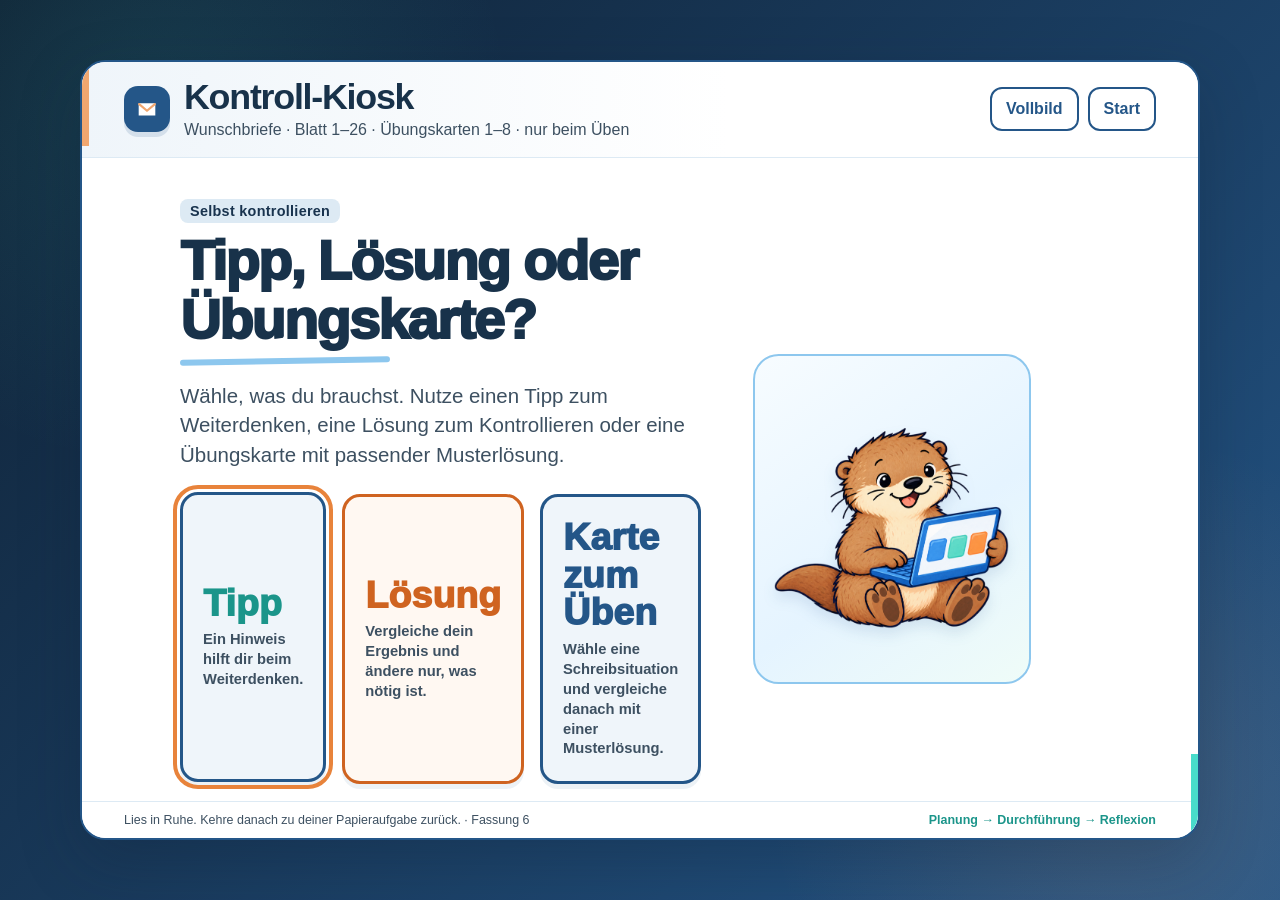
<file: apps/kontroll-kiosk/index.html>
<!doctype html>
<html lang="de">
<head>
<meta charset="utf-8">
<meta name="viewport" content="width=device-width,initial-scale=1,viewport-fit=cover">
<meta name="theme-color" content="#245688">
<title>Kontroll-Kiosk · Wunschbriefe</title>
<link rel="icon" type="image/svg+xml" href="data:image/svg+xml,%3Csvg xmlns='http://www.w3.org/2000/svg' viewBox='0 0 64 64'%3E%3Crect width='64' height='64' rx='14' fill='%23245688'/%3E%3Cpath d='M13 19h38v28H13z' fill='white'/%3E%3Cpath d='m14 21 18 15 18-15' fill='none' stroke='%23F0A66F' stroke-width='5' stroke-linecap='round' stroke-linejoin='round'/%3E%3C/svg%3E">
<style>
:root{
  --blue:#245688;--blue-700:#1f4770;--blue-900:#19334e;--blue-50:#eff5fa;--blue-100:#ddeaf4;
  --mint:#48dccb;--mint-50:#effcfa;--mint-100:#d6f8f3;--mint-600:#1b958a;
  --orange:#f0a66f;--orange-50:#fff8f2;--orange-100:#feeedD;--orange-600:#cf6320;
  --ink:#18324a;--muted:#3d5061;--line:#c5d0d9;--white:#fff;
  --shadow:0 20px 60px rgba(15,33,52,.25);--radius:clamp(16px,2vw,28px)
}
*{box-sizing:border-box}
html,body{margin:0;min-height:100%;font-family:"Trebuchet MS",Aptos,"Segoe UI",Arial,sans-serif;color:var(--ink)}
body{
  min-height:100vh;display:grid;place-items:center;padding:clamp(8px,2.2vh,22px);
  background:
    radial-gradient(circle at 12% 12%,rgba(72,220,203,.12),transparent 26%),
    radial-gradient(circle at 88% 88%,rgba(240,166,111,.14),transparent 26%),
    linear-gradient(135deg,#0f2134,#245688)
}
button{font:inherit}
button:focus-visible,summary:focus-visible{outline:4px solid #e8833b;outline-offset:3px}
.app{
  position:relative;width:min(1120px,100%);height:min(780px,calc(100vh - 28px));min-height:620px;
  background:var(--white);border:clamp(2px,.22vw,4px) solid var(--blue);border-radius:var(--radius);
  box-shadow:var(--shadow);overflow:hidden;display:grid;grid-template-rows:auto minmax(0,1fr) auto
}
.app::before,.app::after{content:"";position:absolute;z-index:4;width:clamp(6px,.6vw,9px);height:11%;pointer-events:none}
.app::before{left:-1px;top:-1px;background:var(--orange)}
.app::after{right:-1px;bottom:-1px;background:var(--mint)}
header{
  position:relative;z-index:3;padding:18px clamp(22px,3.5vw,42px);display:flex;align-items:center;justify-content:space-between;gap:18px;
  background:linear-gradient(90deg,var(--blue-50),#fff 58%);border-bottom:1px solid var(--blue-100)
}
.brand{display:flex;align-items:center;gap:14px;min-width:0}
.brand-mark{
  width:46px;height:46px;flex:0 0 auto;border-radius:14px;background:var(--blue);display:grid;place-items:center;
  box-shadow:0 5px 0 rgba(36,86,136,.14)
}
.brand-mark svg{width:28px;height:28px}
header h1{margin:0;font-size:clamp(1.45rem,2.8vw,2.35rem);letter-spacing:-.035em;line-height:1;color:var(--ink)}
.subtitle{margin-top:5px;color:var(--muted);font-size:clamp(.82rem,1.25vw,1rem)}
.header-actions{display:flex;gap:9px}
.header-btn{
  min-height:44px;border:2px solid var(--blue);background:#fff;color:var(--blue);border-radius:12px;padding:9px 14px;font-weight:850;cursor:pointer
}
.header-btn:hover{background:var(--blue-50);transform:translateY(-1px)}
main{min-height:0;padding:clamp(20px,3.2vw,42px);display:grid;place-items:center;overflow:auto}
.screen{width:100%;max-width:920px;text-align:center;animation:screenIn .22s ease-out}
@keyframes screenIn{from{opacity:.25;transform:translateY(8px)}to{opacity:1;transform:none}}
.hidden{display:none!important}
.start-layout{display:grid;grid-template-columns:1.2fr .8fr;gap:clamp(24px,4vw,54px);align-items:center;text-align:left}
.kicker{
  display:inline-flex;margin:0 0 .55em;padding:.3em .7em;border-radius:.55em;background:var(--blue-100);color:var(--blue-900);
  font-weight:900;font-size:.9rem;letter-spacing:.02em
}
.start-copy h2,.number-head h2,.result-card h2{
  margin:0;color:var(--ink);letter-spacing:-.035em;line-height:1.05;font-weight:950
}
.start-copy h2{font-size:clamp(2rem,4.4vw,4rem)}
.start-copy h2::after,.number-head h2::after,.result-card h2::after{
  content:"";display:block;width:42%;max-width:210px;height:.11em;margin-top:.15em;border-radius:99px;background:#8dc7ee;transform:rotate(-1deg)
}
.lead{font-size:clamp(1.02rem,1.8vw,1.28rem);line-height:1.45;color:var(--muted);margin:.8em 0 1.2em}
.otter-frame{
  position:relative;min-height:330px;border-radius:var(--radius);
  background:linear-gradient(145deg,#f7fcff,#e5f4ff 58%,#effcf8);border:2px solid #8dc7ee;overflow:hidden
}
.otter-frame::before{content:"";position:absolute;inset:7%;background:url('../../praesentationen/assets/otter/kiosk.png') center/contain no-repeat;filter:drop-shadow(0 7px 7px rgba(36,86,136,.12))}
.choice-grid{display:grid;grid-template-columns:repeat(3,1fr);gap:16px}
.big-btn{
  position:relative;min-height:138px;border-radius:18px;padding:22px 20px;text-align:left;cursor:pointer;
  box-shadow:0 5px 0 rgba(36,86,136,.08);transition:.15s;border:3px solid var(--blue);background:var(--blue-50);color:var(--ink)
}
.big-btn:hover,.big-btn:focus-visible{transform:translateY(-2px)}
.big-btn.solution{border-color:var(--orange-600);background:var(--orange-50)}
.big-btn.practice{border-color:var(--blue);background:var(--blue-50)}
.big-btn .btn-title{display:block;font-size:clamp(1.55rem,3vw,2.35rem);font-weight:950;line-height:1}
.big-btn.tip .btn-title{color:var(--mint-600)}
.big-btn.solution .btn-title{color:var(--orange-600)}
.big-btn.practice .btn-title{color:var(--blue)}
.big-btn .btn-copy{display:block;margin-top:.55em;font-size:.92rem;line-height:1.35;color:var(--muted);font-weight:700}
.flow{
  grid-column:1/-1;display:flex;align-items:center;gap:9px;margin-top:4px;color:var(--muted);font-size:.8rem;font-weight:800
}
.flow-step{flex:1;text-align:center;padding:9px 8px;border-radius:10px;background:var(--blue-50);border:1px solid var(--blue-100)}
.flow-arrow{color:var(--orange-600);font-weight:950}
.number-wrap{display:grid;grid-template-columns:minmax(0,1fr) 280px;gap:clamp(24px,5vw,56px);align-items:center;text-align:left}
.number-head{align-self:start}
.number-head h2{font-size:clamp(1.7rem,3vw,2.7rem)}
.mode-chip{
  display:inline-flex;align-items:center;padding:8px 15px;border-radius:999px;font-weight:900;margin-bottom:12px;border:2px solid transparent
}
.mode-tip{background:var(--mint-50);color:#126e65;border-color:var(--mint)}
.mode-solution{background:var(--orange-50);color:#8a4217;border-color:var(--orange)}
.mode-practice{background:var(--blue-50);color:var(--blue);border-color:#8dc7ee}
.level-grid{display:grid;grid-template-columns:1fr 1fr;gap:16px;margin-top:22px}
.level-btn{min-height:150px;border:3px solid var(--blue);border-radius:18px;background:#fff;color:var(--ink);padding:22px;text-align:left;cursor:pointer;box-shadow:0 5px 0 rgba(36,86,136,.08)}
.level-btn:hover,.level-btn:focus-visible{transform:translateY(-2px);background:var(--blue-50)}
.level-btn strong{display:block;color:var(--blue);font-size:1.55rem;margin-bottom:8px}
.level-btn span{display:block;color:var(--muted);line-height:1.4;font-weight:700}
.number-display{
  font-size:clamp(3rem,7vw,5.5rem);font-weight:950;line-height:1;background:var(--blue-50);border:2px solid #8dc7ee;
  border-radius:18px;padding:16px;margin:18px 0;min-height:116px;display:flex;align-items:center;justify-content:center;color:var(--blue);
  box-shadow:0 5px 0 rgba(36,86,136,.08);font-variant-numeric:tabular-nums
}
.keypad{display:grid;grid-template-columns:repeat(3,1fr);gap:11px}
.key{
  min-height:62px;border:2px solid var(--blue-100);border-radius:14px;padding:12px;font-size:1.45rem;font-weight:900;
  background:#fff;color:var(--ink);cursor:pointer;box-shadow:0 3px 0 rgba(36,86,136,.08)
}
.key:hover,.key:focus-visible{border-color:var(--blue);background:var(--blue-50);transform:translateY(-1px)}
.key.action{font-size:.92rem;background:var(--blue-50);color:var(--blue)}
.key.show{grid-column:span 3;background:var(--blue);border-color:var(--blue);color:white;font-size:1.05rem}
.key.show:hover{background:var(--blue-700)}
.number-otter{
  width:100%;aspect-ratio:1/1;border-radius:20px;border:2px solid #8dc7ee;background:
  url('../../praesentationen/assets/otter/kiosk.png') center/82% no-repeat,
  linear-gradient(145deg,#f7fcff,#e5f4ff 58%,#effcf8)
}
.error{min-height:26px;margin-top:12px;color:#9b3030;font-weight:850}
.result-wrap{display:grid;grid-template-columns:minmax(0,1fr) 150px;gap:24px;align-items:start;text-align:left}
.result-card{
  background:#fff;border:2px solid #8dc7ee;border-radius:22px;padding:clamp(22px,3vw,34px);
  box-shadow:0 6px 0 rgba(36,86,136,.08)
}
.result-card h2{font-size:clamp(1.6rem,2.7vw,2.45rem)}
.result-type{font-size:.8rem;font-weight:900;color:var(--orange-600);text-transform:uppercase;letter-spacing:.065em;margin:13px 0 18px}
.result-text{font-size:clamp(1rem,1.65vw,1.22rem);line-height:1.56;white-space:pre-line}
.result-otter{
  width:150px;height:150px;border-radius:18px;background:url('../../praesentationen/assets/otter/lesen.png') center/contain no-repeat;
  filter:drop-shadow(0 5px 5px rgba(36,86,136,.12))
}
details{margin-top:20px;padding-top:12px;border-top:2px solid var(--blue-100)}
summary{cursor:pointer;font-weight:900;font-size:1.05rem;color:var(--blue)}
.actions{grid-column:1/-1;display:flex;justify-content:center;gap:12px;flex-wrap:wrap;margin-top:0}
.primary,.secondary{min-height:46px;border-radius:12px;padding:12px 19px;font-weight:900;cursor:pointer}
.primary{border:2px solid var(--blue);background:var(--blue);color:white}
.primary:hover{background:var(--blue-700)}
.secondary{border:2px solid var(--blue);background:#fff;color:var(--blue)}
.secondary:hover{background:var(--blue-50)}
footer{
  position:relative;z-index:3;display:flex;align-items:center;justify-content:space-between;gap:18px;
  padding:11px clamp(22px,3.5vw,42px);border-top:1px solid var(--blue-100);font-size:.78rem;color:var(--muted);background:#fff
}
.phase{color:var(--mint-600);font-weight:850;white-space:nowrap}
#resultTitle:focus{outline:none}
@media(max-width:820px){
  body{padding:0;background:#fff}.app{width:100%;height:100vh;min-height:100vh;border-radius:0;border-width:0}
  .start-layout,.number-wrap{grid-template-columns:1fr}.otter-frame,.number-otter{display:none}
  .result-wrap{grid-template-columns:1fr}.result-otter{display:none}
  main{padding:22px 18px}.choice-grid{grid-template-columns:1fr 1fr}
}
@media(max-width:560px){
  .level-grid{grid-template-columns:1fr}
  header{align-items:flex-start}.brand-mark{display:none}.header-actions{gap:6px}.header-btn{padding:8px 10px}
  .choice-grid{grid-template-columns:1fr}.big-btn{min-height:112px}.flow{display:none}
  footer{display:block;text-align:center}.phase{display:block;margin-top:3px}
}
@media(max-height:650px) and (min-width:821px){
  .app{min-height:0}.otter-frame{min-height:260px}.big-btn{min-height:112px}.number-otter{max-height:230px}
  main{padding-top:20px;padding-bottom:20px}
}
@media(prefers-reduced-motion:reduce){*,*::before,*::after{animation-duration:.01ms!important;transition-duration:.01ms!important}}
</style>
</head>
<body>
<div class="app">
  <header>
    <div class="brand">
      <div class="brand-mark" aria-hidden="true">
        <svg viewBox="0 0 64 64"><path d="M13 19h38v28H13z" fill="white"/><path d="m14 21 18 15 18-15" fill="none" stroke="#F0A66F" stroke-width="5" stroke-linecap="round" stroke-linejoin="round"/></svg>
      </div>
      <div><h1>Kontroll-Kiosk</h1><div class="subtitle">Wunschbriefe · Blatt 1–26 · Übungskarten 1–8 · nur beim Üben</div></div>
    </div>
    <div class="header-actions">
      <button class="header-btn" id="fullscreen">Vollbild</button>
      <button class="header-btn" id="homeHeader">Start</button>
    </div>
  </header>

  <main>
    <section class="screen" id="startScreen">
      <div class="start-layout">
        <div class="start-copy">
          <p class="kicker">Selbst kontrollieren</p>
          <h2>Tipp, Lösung oder Übungskarte?</h2>
          <p class="lead">Wähle, was du brauchst. Nutze einen Tipp zum Weiterdenken, eine Lösung zum Kontrollieren oder eine Übungskarte mit passender Musterlösung.</p>
          <div class="choice-grid">
            <button class="big-btn tip" data-mode="tip">
              <span class="btn-title">Tipp</span>
              <span class="btn-copy">Ein Hinweis hilft dir beim Weiterdenken.</span>
            </button>
            <button class="big-btn solution" data-mode="solution">
              <span class="btn-title">Lösung</span>
              <span class="btn-copy">Vergleiche dein Ergebnis und ändere nur, was nötig ist.</span>
            </button>
            <button class="big-btn practice" data-mode="practice">
              <span class="btn-title">Karte zum Üben</span>
              <span class="btn-copy">Wähle eine Schreibsituation und vergleiche danach mit einer Musterlösung.</span>
            </button>
            <div class="flow" aria-hidden="true">
              <div class="flow-step">1. auswählen</div><span class="flow-arrow">→</span>
              <div class="flow-step">2. Blattnummer</div><span class="flow-arrow">→</span>
              <div class="flow-step">3. lesen &amp; zurück</div>
            </div>
          </div>
        </div>
        <div class="otter-frame" role="img" aria-label="Otter arbeitet an einem Laptop"></div>
      </div>
    </section>

    <section class="screen hidden" id="numberScreen">
      <div class="number-wrap">
        <div>
          <div id="modeChip" class="mode-chip"></div>
          <div class="number-head">
            <h2 id="numberTitle">Welche Blattnummer?</h2>
            <p class="lead" id="numberLead">Gib die Nummer deines Arbeitsblattes ein.</p>
          </div>
          <div class="number-display" id="display" role="status" aria-label="Blattnummer">–</div>
          <div class="keypad">
            <button class="key">1</button><button class="key">2</button><button class="key">3</button>
            <button class="key">4</button><button class="key">5</button><button class="key">6</button>
            <button class="key">7</button><button class="key">8</button><button class="key">9</button>
            <button class="key action" data-action="clear">Löschen</button><button class="key">0</button>
            <button class="key action" data-action="backspace" aria-label="Letzte Ziffer löschen">⌫</button>
            <button class="key show" data-action="show">Anzeigen</button>
          </div>
          <div class="error" id="error" role="alert"></div>
        </div>
        <div class="number-otter" role="img" aria-label="Otter am Kontroll-Kiosk"></div>
      </div>
    </section>

    <section class="screen hidden" id="levelScreen">
      <div class="number-wrap">
        <div>
          <div class="mode-chip mode-practice">Karte zum Üben</div>
          <div class="number-head">
            <h2>Welches Kompetenzniveau?</h2>
            <p class="lead">Schreibe deinen Brief zuerst selbst. Wähle danach eine Musterlösung zum Vergleichen.</p>
          </div>
          <div class="number-display" id="practiceCardDisplay" role="status">Karte –</div>
          <div class="level-grid">
            <button class="level-btn" data-level="min">
              <strong>Mindeststandard</strong>
              <span>Der Wunsch ist klar, der Brief vollständig und mindestens ein passender Grund ist enthalten.</span>
            </button>
            <button class="level-btn" data-level="regel">
              <strong>Regelstandard</strong>
              <span>Der Wunsch wird genauer erklärt und ausführlicher sowie sprachlich sicherer begründet.</span>
            </button>
          </div>
        </div>
        <div class="number-otter" role="img" aria-label="Otter vergleicht einen Übungsbrief"></div>
      </div>
    </section>

    <section class="screen hidden" id="resultScreen">
      <div class="result-wrap">
        <div class="result-card">
          <div id="resultMode" class="mode-chip"></div>
          <h2 id="resultTitle" tabindex="-1"></h2>
          <div class="result-type" id="resultType"></div>
          <div class="result-text" id="resultText"></div>
          <details id="extra" class="hidden">
            <summary>Zusatz · freiwillig</summary>
            <div class="result-text" id="extraText"></div>
          </details>
        </div>
        <div class="result-otter" role="img" aria-label="Otter liest und arbeitet"></div>
        <div class="actions">
          <button class="secondary" id="switchMode">Lösung ansehen</button>
          <button class="secondary" id="another">Andere Blattnummer</button>
          <button class="primary" id="home">Zurück zum Start</button>
        </div>
      </div>
    </section>
  </main>

  <footer>
    <span>Lies in Ruhe. Kehre danach zu deiner Papieraufgabe zurück. · Fassung 6</span>
    <span class="phase">Planung → Durchführung → Reflexion</span>
  </footer>
</div>
<script>
/* DATA_START */const DATA={"1":{"title":"Unsere Wünsche für die neue Schule","tip":"Denke an Räume, Pausen und Angebote in der Schule. Ein privater Urlaub verändert die Schule nicht.","type":"Lösung und Vergleich","solution":"Aufgabe 1: Richtig sind Sitzplätze, neue Spiele, Theater-AG und ruhiger Lesebereich. Bett und Urlaub passen nicht.\n\nAufgabe 2 – Beispiel: „Ich wünsche mir neue Bälle für die Pause.“ Andere ganze Sätze mit einem Schulwunsch passen auch.","extra":"","status":"Übung"},"2":{"title":"Mein Lernweg","tip":"Lies die Erklärung oben. Welche Aussagen passen dazu? Dein Lernziel nennt etwas, das du können möchtest.","type":"Lösung und Vergleich","solution":"Aufgabe 1: Richtig sind „Du darfst dir Hilfe holen“ und „Du schreibst eine Probearbeit“.\n\nAufgabe 2 – Beispiel: „Ich möchte eine passende Anrede schreiben.“ Dein eigenes kleines Lernziel darf anders sein.","extra":"","status":"Übung"},"3":{"title":"Wünsche für unsere Schule","tip":"Suche die Wörter für Ruhe und Sitzen. Wähle danach einen Wunsch für deinen eigenen Satz.","type":"Lösung und Vergleich","solution":"Aufgabe 1: Unterstreiche „Ruheraum“. Kreise „Sitzplätze“ ein.\n\nAufgabe 2 – Beispiel: „Ich wünsche mir mehr Sitzplätze auf dem Schulhof.“","extra":"Beispiel: „18 Kinder wünschen sich eine Spieleausleihe.“ Auch richtig: neue Bälle 15, Ruheraum 9, Sitzplätze 12. Mehrere Antworten waren erlaubt. Eine Gesamtzahl der Kinder ist nicht angegeben.","status":"Übung"},"4":{"title":"Wer schreibt wem?","tip":"Die Anrede zeigt, wer den Brief bekommt. Der Name am Ende zeigt, wer ihn schreibt.","type":"Lösung und Vergleich","solution":"Aufgabe 1: Richtig sind „Lena schreibt den Brief“ und „Lena wünscht sich eine Leseecke“.\n\nAufgabe 2: „Lena schreibt an Frau Neumann. Sie wünscht sich eine Leseecke für die Klasse.“","extra":"","status":"Übung"},"5":{"title":"Wer kann dabei helfen?","tip":"Wer kann besprechen, planen, reparieren oder Geld geben? Manchmal kann mehr als eine Person helfen.","type":"Lösung und Vergleich","solution":"Aufgabe 1 – mögliche Zuordnung:\nKlassenausflug: 1 Klassenleitung\nRuheraum: 2 Schulleitung\nHaken: 3 Hausmeisterei\nSpieleausleihe: 4 Schülervertretung\nGeld für Bälle: 5 Förderverein\n\nAufgabe 2 – Beispiel: „Die Klassenleitung kann den Ausflug mit uns planen.“ Andere Zuordnungen sind möglich, wenn die Person dabei helfen kann.","extra":"","status":"Übung"},"6":{"title":"Was ist der Wunsch?","tip":"Suche den Satz mit „wünsche“. Ein weiterer Grund erklärt, wozu Ablagefächer helfen.","type":"Lösung und Vergleich","solution":"Aufgabe 1: Unterstreiche „Ich wünsche mir Ablagefächer für unsere Klasse.“\n\nAufgabe 2 – Beispiel: „Für unsere Klasse wünsche ich mir neue Ablagefächer.“","extra":"Ein weiterer Grund: „In Ablagefächern finden wir unsere Hefte schneller wieder.“ Eine Zahl allein erklärt noch keinen Nutzen.","status":"Übung"},"7":{"title":"Die Teile eines Briefes","tip":"Beginne mit Ort und Datum. Nach der Anrede kommt der Brieftext.","type":"Lösung und Vergleich","solution":"Aufgabe 1 – Zahlen von oben nach unten: 4, 1, 5, 3, 2.\n\nAufgabe 2 – richtige Reihenfolge:\n1. Ort und Datum\n2. Anrede\n3. Brieftext\n4. Grußformel\n5. Name","extra":"","status":"Übung"},"8":{"title":"Das Briefpuzzle","tip":"Suche Ort und Datum, dann die Anrede. Der Name steht zuletzt.","type":"Lösung und Vergleich","solution":"Aufgabe 1 – Zahlen von oben nach unten: 4, 2, 5, 1, 3.\n\nAufgabe 2: „Mina wünscht sich eine Tischtennisplatte für den Schulhof.“","extra":"","status":"Übung"},"9":{"title":"Anrede und Grußformel","tip":"Zu einer Freundin darf der Ton persönlicher sein. Nach der Anrede steht ein Komma, nach dem Gruß keines.","type":"Lösung und Vergleich","solution":"Aufgabe 1 – Beispiele:\nLiebe Frau Neumann, / Viele Grüße\nSehr geehrte Frau Schneider, / Freundliche Grüße\nHallo Mia, / Liebe Grüße\n\nAufgabe 2: Wähle Anfang und Schluss passend zu deiner Person. Mehrere Grußformeln können richtig sein.","extra":"","status":"Übung"},"10":{"title":"Fehlerwerkstatt Briefaufbau","tip":"Ort und Datum stehen vor der Anrede. Grußformel und Name schließen den Brief ab.","type":"Lösung und Vergleich","solution":"Aufgabe 1: Kreise „Dortmund, 20. September 2026“ ein. Unterstreiche „Jonas“ und „Viele Grüße“.\n\nAufgabe 2:\nDortmund, 20. September 2026\nLiebe Frau Berger,\nich wünsche mir neue Sitzkissen. Ich würde mich darüber sehr freuen.\nViele Grüße\nJonas","extra":"","status":"Übung"},"11":{"title":"Freundlich und genau","tip":"„Sofort“ und „endlich“ machen hier Druck. Nenne eine konkrete Sache und bitte freundlich darum.","type":"Lösung und Vergleich","solution":"Aufgabe 1: Richtig sind „Wir würden uns über neue Spiele freuen“ und „Könnten Sie bitte neue Bälle besorgen?“\n\nAufgabe 2 – Beispiel: „Ich wünsche mir neue Bälle für die Pause.“","extra":"„18 von 26 Kindern wünschen sich eine Spieleausleihe.“ 18 von 26 sind nicht alle.","status":"Übung"},"12":{"title":"Satzstarter für Wunschbriefe","tip":"Lies Anfang und Ende zusammen. Ergibt sich ein ganzer Satz?","type":"Lösung und Vergleich","solution":"Aufgabe 1: A–2 und B–1.\n„Ich wünsche mir neue Sitzbänke für den Schulhof.“\n„Ich würde mich freuen, wenn Sie eine Spieleausleihe anbieten könnten.“\n\nAufgabe 2 – Beispiel: „Ich wünsche mir neue Bälle für die Pause.“","extra":"„In der Umfrage wünschen sich 17 Kinder eine Leseecke.“ Eine Gesamtzahl ist hier nicht genannt.","status":"Übung"},"13":{"title":"Mein Wunsch für den Schulalltag","tip":"Wähle zuerst deinen Wunsch. Überlege dann, zu welchem Bereich und zu welcher Person er passt.","type":"Lösung und Vergleich","solution":"Beispiel: Kreuze „Räume und Ausstattung“ an. Schreibe: „Ich wünsche mir Sitzbänke auf dem Schulhof.“ Als Person kannst du die Schulleitung nennen.\n\nAuch andere Wünsche, passende Bereiche und Personen sind richtig.","extra":"Nutze nur echte oder ausgeteilte Daten, die zu deinem Wunsch passen. Ohne passende Daten lässt du den Zusatz weg.","status":"Übung"},"14":{"title":"Einen Grund ergänzen","tip":"Das ganze Blatt ist freiwillig. Ein Grund erklärt, was durch den Wunsch besser wird.","type":"Lösung und Vergleich","solution":"Aufgabe 1 – Beispiel: „Eine Leseecke wäre sinnvoll, weil wir dort ruhig lesen könnten.“\n\nAufgabe 2 – Beispiel: „Ich wünsche mir Sitzbänke. Darauf können wir uns in der Pause ausruhen.“","extra":"Zum Text über die Leseecke: „17 von 26 Kindern wünschen sich eine Leseecke.“ Zu Sitzbänken passt diese Zahl nicht.","status":"Noch einen Schritt · freiwillig"},"15":{"title":"Auf ein Bedenken eingehen","tip":"Das ganze Blatt ist freiwillig. Welche Idee hilft dabei, ausgeliehene Spiele wiederzubekommen?","type":"Lösung und Vergleich","solution":"Aufgabe 1: „Die Spiele werden mit Namenskarten ausgeliehen.“\n\nAufgabe 2 – Beispiel mit drei Sätzen:\n„Wir wünschen uns eine Spieleausleihe. Ein Problem könnte sein, dass Spiele verloren gehen. Deshalb könnten wir die Spiele mit Namenskarten ausleihen.“","extra":"Beispiel: „Neue Sitzbänke brauchen Platz. Wir könnten sie am Rand des Schulhofs aufstellen.“","status":"Für Entdecker · freiwillig"},"16":{"title":"Mein Schreibplan","tip":"Schreibe kurze Stichwörter zu den fünf Fragen. Der weitere Satz darf eine Hoffnung ausdrücken.","type":"Lösung und Vergleich","solution":"Aufgabe 1 – Beispielplan:\nPerson: Frau Schneider\nWunsch: Leseecke\nWeiterer Satz: darüber freuen\nAnrede: Sehr geehrte Frau Schneider,\nGruß: Freundliche Grüße\n\nAufgabe 2: Erkläre damit mündlich deinen Brief.","extra":"Ein Grund und passende Daten dürfen ergänzt werden. Beides ist freiwillig.","status":"Übung"},"17":{"title":"Mein Briefgerüst","tip":"Nutze das Gerüst bei Bedarf. Setze deine Person, deinen Wunsch, Ort, Datum und deinen Namen ein.","type":"Lösung und Vergleich","solution":"Eine mögliche Fassung:\nDortmund, 22. September 2026\nSehr geehrte Frau Schneider,\nfür unsere Schule wünsche ich mir eine Leseecke. Ich würde mich darüber sehr freuen.\nFreundliche Grüße\nMila\n\nDein Brief darf anders lauten. Prüfe mit Blatt 19.","extra":"Gründe und passende Zahlen kannst du ergänzen. Ohne diese Zusätze kann der Brief gelingen.","status":"Schreibhilfe · bei Bedarf"},"18":{"title":"Mein erster Wunschbrief","tip":"Plane mit Blatt 16. Schreibe deinen Wunsch und mindestens einen weiteren passenden Satz. Nutze alle Briefteile.","type":"Lösung und Vergleich","solution":"Ein möglicher Brief:\nDortmund, 22. September 2026\nSehr geehrte Frau Schneider,\nfür unsere Schule wünsche ich mir eine Spieleausleihe. Ich würde mich darüber sehr freuen.\nFreundliche Grüße\nAmir\n\nAuch ein anderer passender Brief ist richtig. Vergleiche ihn mit Blatt 19.","extra":"Ein Grund und passende Daten sind freiwillig.","status":"Übung"},"19":{"title":"Checkliste Wunschbrief","tip":"Hake nur ab, was du im Brief gefunden hast. Lies den ganzen Text für Sprache und Lesbarkeit.","type":"Lösung und Vergleich","solution":"Prüfe am eigenen Brief:\nOrt und Datum oben; passende Anrede; klarer und freundlicher Wunsch; weiterer passender Satz; ganze Sätze; Grußformel und Name am Ende; lesbare Schrift.\n\nErgänze Fehlendes. Wenn alles passt, darf dein Text so bleiben.","extra":"Nur wenn du Zusätze nutzt: Passt der Grund? Stimmen Zahl und Wunsch aus der Umfrage?","status":"Übung"},"20":{"title":"Mein Brief wird besser","tip":"Suche drängende Wörter. Formuliere den Wunsch nach einer Leseecke als freundliche Bitte.","type":"Lösung und Vergleich","solution":"Aufgabe 1: Besonders „endlich“ und „sofort“ klingen drängend. Auch die ganzen Aufforderungen kannst du markieren.\n\nAufgabe 2 – Beispiel:\n„Ich wünsche mir eine Leseecke. Ich würde mich darüber sehr freuen.“","extra":"„17 von 26 Kindern möchten eine Leseecke.“ Die Aussage „alle“ stimmt nicht.","status":"Übung"},"21":{"title":"Meine Probearbeit","tip":"Für den ersten Versuch nutzt du das ausgeteilte Probearbeitspaket und die vereinbarten Hilfen. Frage die Lehrkraft, wenn du feststeckst.","type":"Orientierung zur Probearbeit","solution":"Die Probearbeit hat keine feste Kiosk-Lösung.\n\nPlane im Schreibplan des Pakets. Schreibe auf dem Schreibbogen. Prüfe mit den beiden Seiten „Dein Wunschbrief: Das zählt“.\n\nBesprich deinen Brief mit der Lehrkraft. Zusätzliche Hilfe wird notiert. Gründe und Zahlen sind freiwillig.","extra":"","status":"Probearbeit · ohne Note"},"22":{"title":"Bin ich bereit?","tip":"Lege deine Probearbeit daneben. Zeige zu jedem Haken eine passende Stelle oder erkläre, wie du geprüft hast.","type":"Lösung und Vergleich","solution":"Deine Haken hängen von deinem Brief ab. Prüfe: Person verstanden; Briefteile geordnet; Wunsch freundlich; weiterer Satz vorhanden; mit Kriterien geprüft.\n\nEin nächster Schritt kann sein: „Ich übe eine passende Anrede.“ Besprich deine Wahl mit der Lehrkraft. Gründe und Daten sind für das Grundziel nicht nötig.","extra":"","status":"Übung"},"23":{"title":"Mein Übungsweg bis zur Arbeit","tip":"Wähle eine Übung zu dem Punkt, der dir noch schwerfällt. Du musst nicht alles wiederholen.","type":"Lösung und Vergleich","solution":"Person und Wunsch: Blatt 4–6\nBriefaufbau: Blatt 7–10\nFreundlich schreiben: Blatt 11–13\nPlanen und schreiben: Blatt 16–18\nPrüfen und verbessern: Blatt 19–20\n\nBeispiel: „Zuerst übe ich mit Blatt 9.“ Besprich deinen Termin mit der Lehrkraft.","extra":"Gründe: Blatt 14. Bedenken: Blatt 15. Daten: Zusätze auf Blatt 3, 12 oder 20.","status":"Übung"},"24":{"title":"Mein Rückblick auf das Prüfungsfenster","tip":"Bearbeite das Blatt nach der Arbeit. Denke an einen konkreten Erfolg und eine Hilfe, die dir genutzt hat.","type":"Lösung und Vergleich","solution":"Hier gibt es keine feste Lösung. Wähle die Aussage zum Termin, die zu dir passt.\n\nErgänze ehrlich:\n„Das ist mir gelungen: …“\n„Diese Hilfe hat mir geholfen: …“\n„Beim nächsten Mal möchte ich: …“\n\nNenne einen Erfolg und einen nächsten Schritt.","extra":"","status":"Reflexion · nach der Arbeit"},"25":{"title":"Wörter und Zeichen im Brief","tip":"Achte besonders auf diese Stellen: „geehrte“ wird mit ee geschrieben. Nomen wie „Grüße“ und „Ablagefächer“ schreibst du groß. Nach der Anrede steht ein Komma.","type":"Lösung und Vergleich","solution":"Aufgabe 1 – richtig geschrieben:\ngeehrte\nGrüße\nAblagefächer\nSchulleiterin\nWunsch\nKlasse\n\nNomen sind: Grüße, Ablagefächer, Schulleiterin, Wunsch, Klasse.\n\nAufgabe 2 – verbessert:\nDortmund, 6. Oktober 2026\nSehr geehrte Frau Schneider,\nich wünsche mir Ablagefächer für unsere Klasse.\nDann können wir unsere Sachen besser aufräumen.\n\nFreundliche Grüße\nEmir\n\nWichtig: Nach der Anrede steht ein Komma. Danach beginnt der Brieftext mit „ich“ klein.","extra":"","status":"Übung · Vorbereitung LEK"},"26":{"title":"Brief richtig setzen","tip":"Nutze die Merkhilfe: Datum – frei – Anrede – frei – Text – frei – Gruß. Nach der Anrede: Komma – freie Zeile – klein weiter.","type":"Lösung und Vergleich","solution":"Eine mögliche richtige Fassung:\n\nDortmund, 6. Oktober 2026\n\nSehr geehrte Frau Schneider,\n\nich wünsche mir Ablagefächer für unsere Klasse.\nDann können wir unsere Sachen besser aufräumen.\n\nFreundliche Grüße\nEmir\n\nPrüfe: freie Zeile nach Datum, freie Zeile nach der Anrede, Komma nach der Anrede, „ich“ klein, freie Zeile vor der Grußformel und Nomen groß.","extra":"","status":"Übung · Vorbereitung LEK"}};/* DATA_END */const PRACTICE={"1":{"title":"Mehr Mülleimer auf dem Schulhof","min":"Dortmund, 6. Oktober 2026\n\nSehr geehrte Frau Schneider,\n\nich wünsche mir mehr Mülleimer auf dem Schulhof.\nDann liegt weniger Müll auf dem Boden.\n\nFreundliche Grüße\nMila","regel":"Dortmund, 6. Oktober 2026\n\nSehr geehrte Frau Schneider,\n\nich wünsche mir mehr Mülleimer auf dem Schulhof.\nMit mehr Mülleimern könnten wir unseren Abfall schneller wegwerfen. So würde weniger Müll auf dem Boden liegen und der Schulhof bliebe sauberer.\nIch würde mich freuen, wenn Sie unseren Wunsch prüfen könnten.\n\nFreundliche Grüße\nMila"},"2":{"title":"Ein Trinkwasserspender","min":"Dortmund, 6. Oktober 2026\n\nSehr geehrte Frau Schneider,\n\nich wünsche mir einen Trinkwasserspender für unsere Schule.\nDann könnten wir in der Schule leichter Wasser trinken.\n\nFreundliche Grüße\nMila","regel":"Dortmund, 6. Oktober 2026\n\nSehr geehrte Frau Schneider,\n\nfür unsere Schule wünsche ich mir einen Trinkwasserspender.\nDort könnten wir unsere Flaschen mit Wasser auffüllen. Das wäre besonders an warmen Tagen praktisch und Wasser ist ein gutes Getränk für die Schule.\nIch würde mich freuen, wenn Sie über diesen Wunsch nachdenken könnten.\n\nFreundliche Grüße\nMila"},"3":{"title":"Ein Basketballkorb auf dem Schulhof","min":"Dortmund, 6. Oktober 2026\n\nSehr geehrte Frau Schneider,\n\nich wünsche mir einen Basketballkorb auf dem Schulhof.\nDann könnten wir uns in der Pause mehr bewegen.\n\nFreundliche Grüße\nMila","regel":"Dortmund, 6. Oktober 2026\n\nSehr geehrte Frau Schneider,\n\nich wünsche mir einen Basketballkorb auf unserem Schulhof.\nDamit könnten wir in den Pausen Basketball spielen und uns bewegen. Außerdem könnten mehrere Kinder gemeinsam spielen.\nIch würde mich sehr über einen Basketballkorb freuen.\n\nFreundliche Grüße\nMila"},"4":{"title":"Ein überdachter Bereich auf dem Schulhof","min":"Dortmund, 6. Oktober 2026\n\nSehr geehrte Frau Schneider,\n\nich wünsche mir einen überdachten Bereich auf dem Schulhof.\nDort hätten wir bei Regen Schutz.\n\nFreundliche Grüße\nMila","regel":"Dortmund, 6. Oktober 2026\n\nSehr geehrte Frau Schneider,\n\nfür unseren Schulhof wünsche ich mir einen überdachten Bereich.\nDort könnten wir uns bei Regen unterstellen. Auch an sehr sonnigen Tagen wäre ein solcher Platz hilfreich.\nIch würde mich freuen, wenn dieser Wunsch möglich wäre.\n\nFreundliche Grüße\nMila"},"5":{"title":"Pflanzen für den Klassenraum","min":"Dortmund, 6. Oktober 2026\n\nSehr geehrter Herr Wegemann,\n\nich wünsche mir Pflanzen für unseren Klassenraum.\nDann würde unser Klassenraum freundlicher aussehen.\n\nFreundliche Grüße\nMila","regel":"Dortmund, 6. Oktober 2026\n\nSehr geehrter Herr Wegemann,\n\nfür unseren Klassenraum wünsche ich mir einige Pflanzen.\nPflanzen könnten den Raum freundlicher und schöner machen. Wir könnten gemeinsam darauf achten, sie regelmäßig zu gießen und Verantwortung übernehmen.\nIch würde mich über Pflanzen in unserer Klasse sehr freuen.\n\nFreundliche Grüße\nMila"},"6":{"title":"Materialkisten für die Klasse","min":"Dortmund, 6. Oktober 2026\n\nSehr geehrter Herr Wegemann,\n\nich wünsche mir Materialkisten für unsere Klasse.\nDann könnten wir unsere Sachen besser sortieren.\n\nFreundliche Grüße\nMila","regel":"Dortmund, 6. Oktober 2026\n\nSehr geehrter Herr Wegemann,\n\nich wünsche mir Materialkisten für unseren Klassenraum.\nDarin könnten wir Hefte und andere Materialien ordentlich aufbewahren. So würden wir unsere Sachen schneller finden und im Raum wäre mehr Ordnung.\nIch würde mich freuen, wenn wir solche Kisten bekommen könnten.\n\nFreundliche Grüße\nMila"},"7":{"title":"Neue Bücher für die Klassenbibliothek","min":"Dortmund, 6. Oktober 2026\n\nSehr geehrte Damen und Herren des Fördervereins,\n\nich wünsche mir neue Bücher für unsere Klassenbibliothek.\nDann hätten wir beim Lesen mehr Auswahl.\n\nFreundliche Grüße\nMila","regel":"Dortmund, 6. Oktober 2026\n\nSehr geehrte Damen und Herren des Fördervereins,\n\nfür unsere Klassenbibliothek wünsche ich mir neue Bücher.\nMit mehr Büchern könnten wir leichter Geschichten und Sachbücher finden, die zu uns passen. Eine größere Auswahl könnte auch dazu beitragen, dass das Lesen noch mehr Spaß macht.\nIch würde mich freuen, wenn Sie unsere Klassenbibliothek unterstützen könnten.\n\nFreundliche Grüße\nMila"},"8":{"title":"Haken für Jacken oder Sportbeutel","min":"Dortmund, 6. Oktober 2026\n\nSehr geehrtes Team der Hausmeisterei,\n\nich wünsche mir Haken für Jacken oder Sportbeutel in unserem Klassenraum.\nDann liegen weniger Sachen auf dem Boden.\n\nFreundliche Grüße\nMila","regel":"Dortmund, 6. Oktober 2026\n\nSehr geehrtes Team der Hausmeisterei,\n\nich wünsche mir zusätzliche Haken für Jacken und Sportbeutel in unserem Klassenraum.\nAn den Haken könnten wir unsere Sachen ordentlich aufhängen. Dadurch lägen weniger Jacken und Taschen auf dem Boden und der Raum wäre aufgeräumter.\nIch würde mich freuen, wenn Sie prüfen könnten, ob weitere Haken möglich sind.\n\nFreundliche Grüße\nMila"}};let mode=null,number="",level=null,timer;
const screens={start:document.getElementById("startScreen"),number:document.getElementById("numberScreen"),level:document.getElementById("levelScreen"),result:document.getElementById("resultScreen")};
const display=document.getElementById("display"),error=document.getElementById("error"),modeChip=document.getElementById("modeChip");
const numberTitle=document.getElementById("numberTitle"),numberLead=document.getElementById("numberLead");
function resetTimer(){clearTimeout(timer);if(screens.result.classList.contains("hidden"))timer=setTimeout(goHome,180000)}
["click","keydown","pointerdown"].forEach(ev=>document.addEventListener(ev,resetTimer,{passive:true}));
function showScreen(n){Object.values(screens).forEach(s=>s.classList.add("hidden"));screens[n].classList.remove("hidden");window.scrollTo(0,0);resetTimer()}
function goHome(){mode=null;number="";level=null;updateDisplay();showScreen("start");document.querySelector('[data-mode="tip"]').focus()}
function chooseMode(m){
  mode=m;number="";level=null;updateDisplay();
  if(m==="tip"){modeChip.textContent="Tipp";modeChip.className="mode-chip mode-tip";numberTitle.textContent="Welche Blattnummer?";numberLead.textContent="Gib die Nummer deines Arbeitsblattes ein."}
  else if(m==="solution"){modeChip.textContent="Lösung";modeChip.className="mode-chip mode-solution";numberTitle.textContent="Welche Blattnummer?";numberLead.textContent="Gib die Nummer deines Arbeitsblattes ein."}
  else{modeChip.textContent="Karte zum Üben";modeChip.className="mode-chip mode-practice";numberTitle.textContent="Welche Kartennummer?";numberLead.textContent="Gib eine Kartennummer von 1 bis 8 ein."}
  showScreen("number");document.querySelector('[data-action="show"]').focus()
}
function updateDisplay(){display.textContent=number||"–";error.textContent=""}
function addDigit(d){if(number.length<2){number+=d;updateDisplay()}}
function proceedNumber(){
  const n=Number(number);
  const max=mode==="practice"?8:26;
  const source=mode==="practice"?PRACTICE:DATA;
  if(!Number.isInteger(n)||n<1||n>max||!source[n]){error.textContent=mode==="practice"?"Bitte gib eine Kartennummer von 1 bis 8 ein.":"Bitte gib eine Blattnummer von 1 bis 26 ein.";return}
  if(mode==="practice"){
    document.getElementById("practiceCardDisplay").textContent="Karte "+n;
    showScreen("level");document.querySelector('[data-level="min"]').focus();return;
  }
  showResult();
}
function showResult(){
 const n=Number(number),item=DATA[n];document.getElementById("resultTitle").textContent=`Blatt ${n} – ${item.title}`;
 const rm=document.getElementById("resultMode");rm.textContent=mode==="tip"?"Tipp":"Lösung";rm.className="mode-chip "+(mode==="tip"?"mode-tip":"mode-solution");
 document.getElementById("resultType").textContent=item.status+(mode==="tip"?" · Tipp":" · "+item.type);
 document.getElementById("resultText").textContent=mode==="tip"?item.tip:item.solution;
 const extra=document.getElementById("extra");extra.open=false;extra.classList.toggle("hidden",mode!=="solution"||!item.extra);document.getElementById("extraText").textContent=item.extra;
 const switchBtn=document.getElementById("switchMode");switchBtn.classList.remove("hidden");switchBtn.textContent=mode==="tip"?"Lösung ansehen":"Tipp ansehen";
 document.getElementById("another").textContent="Andere Blattnummer";
 showScreen("result");document.getElementById("resultTitle").focus();
}
function showPracticeResult(lvl){
  level=lvl;const n=Number(number),item=PRACTICE[n];
  const label=lvl==="min"?"Mindeststandard":"Regelstandard";
  const rm=document.getElementById("resultMode");rm.textContent="Karte zum Üben";rm.className="mode-chip mode-practice";
  document.getElementById("resultTitle").textContent=`Karte ${n} – ${item.title}`;
  document.getElementById("resultType").textContent=label+" · Musterlösung";
  document.getElementById("resultText").textContent=item[lvl];
  const extra=document.getElementById("extra");extra.open=false;extra.classList.add("hidden");
  const switchBtn=document.getElementById("switchMode");switchBtn.classList.remove("hidden");switchBtn.textContent="Anderes Niveau";
  document.getElementById("another").textContent="Andere Karte";
  showScreen("result");document.getElementById("resultTitle").focus();
}
document.querySelectorAll("[data-mode]").forEach(b=>b.addEventListener("click",()=>chooseMode(b.dataset.mode)));
document.querySelectorAll("[data-level]").forEach(b=>b.addEventListener("click",()=>showPracticeResult(b.dataset.level)));
document.querySelectorAll(".key").forEach(b=>b.addEventListener("click",()=>{const a=b.dataset.action;if(a==="clear")number="";else if(a==="backspace")number=number.slice(0,-1);else if(a==="show")return proceedNumber();else addDigit(b.textContent.trim());updateDisplay()}));
document.addEventListener("keydown",e=>{if(e.ctrlKey||e.altKey||e.metaKey)return;if(!screens.number.classList.contains("hidden")){
 if(/^[0-9]$/.test(e.key)){e.preventDefault();addDigit(e.key)}
 else if(e.key==="Backspace"){e.preventDefault();number=number.slice(0,-1);updateDisplay()}
 else if(e.key==="Delete"){e.preventDefault();number="";updateDisplay()}
 else if(e.key==="Enter"){e.preventDefault();proceedNumber()}
 else if(e.key==="Escape"){e.preventDefault();goHome()}
 }else if(e.key==="Escape"){e.preventDefault();goHome()}});
document.getElementById("home").onclick=goHome;document.getElementById("homeHeader").onclick=goHome;
document.getElementById("another").onclick=()=>chooseMode(mode);
document.getElementById("switchMode").onclick=()=>{if(mode==="practice"){showScreen("level");document.querySelector('[data-level="min"]').focus()}else{mode=mode==="tip"?"solution":"tip";showResult()}};
document.getElementById("fullscreen").onclick=async()=>{try{if(!document.fullscreenElement)await document.documentElement.requestFullscreen();else await document.exitFullscreen()}catch(e){document.getElementById("fullscreen").textContent="Nutze F11"}};
const params=new URLSearchParams(location.search);
if(params.get("mode")==="practice"&&params.has("karte")){
  chooseMode("practice");number=params.get("karte");updateDisplay();
  const n=Number(number);
  if(PRACTICE[n]&&params.has("niveau"))showPracticeResult(params.get("niveau")==="regel"?"regel":"min");else if(PRACTICE[n]){document.getElementById("practiceCardDisplay").textContent="Karte "+n;showScreen("level")}
}else if(params.has("mode")&&params.has("blatt")){
  chooseMode(params.get("mode")==="solution"?"solution":"tip");number=params.get("blatt");updateDisplay();showResult()
}else goHome();

</script></body></html>
</file>
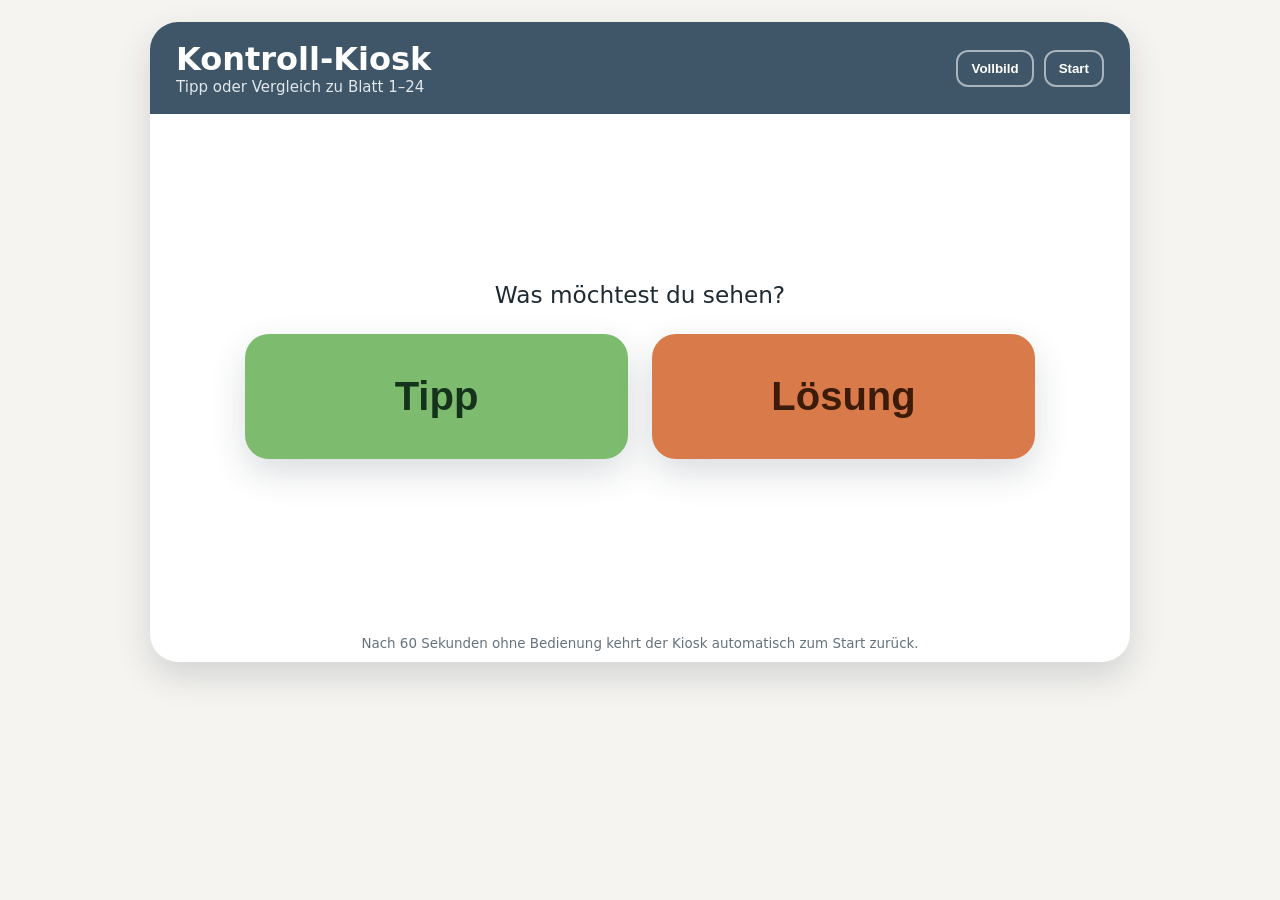
<file: Kontroll_Kiosk_Wunschbriefe_geprueft.html>
<!doctype html>
<html lang="de">
<head>
<meta charset="utf-8"><meta name="viewport" content="width=device-width,initial-scale=1">
<title>Kontroll-Kiosk Wunschbriefe</title>
<style>
:root{--slate:#3E5668;--rust:#D97A4A;--sage:#7DBB6F;--paper:#F5F4F1;--ink:#1f2b33;--muted:#65737c;--shadow:0 14px 35px rgba(30,45,55,.16)}
*{box-sizing:border-box}html,body{margin:0;min-height:100%;font-family:system-ui,-apple-system,"Segoe UI",Arial,sans-serif;background:var(--paper);color:var(--ink)}body{display:flex;align-items:center;justify-content:center;padding:22px}.app{width:min(980px,100%);min-height:640px;background:white;border-radius:28px;box-shadow:var(--shadow);overflow:hidden;display:flex;flex-direction:column}header{background:var(--slate);color:white;padding:18px 26px;display:flex;align-items:center;justify-content:space-between;gap:12px}header h1{font-size:clamp(1.35rem,3vw,2rem);margin:0}.subtitle{opacity:.86;font-size:.94rem}.header-actions{display:flex;gap:10px}.header-btn{border:2px solid rgba(255,255,255,.55);background:transparent;color:white;border-radius:12px;padding:9px 13px;font-weight:800;cursor:pointer}main{flex:1;padding:34px;display:flex;align-items:center;justify-content:center}.screen{width:100%;max-width:790px;text-align:center}.hidden{display:none!important}.lead{font-size:clamp(1.15rem,2vw,1.45rem);margin:0 0 26px}.choice-grid{display:grid;grid-template-columns:1fr 1fr;gap:24px}.big-btn{border:0;border-radius:24px;padding:40px 20px;font-size:clamp(1.6rem,4vw,2.5rem);font-weight:850;cursor:pointer;box-shadow:var(--shadow);transition:.15s}.big-btn:hover,.big-btn:focus-visible{transform:translateY(-2px);outline:4px solid rgba(62,86,104,.25)}.tip{background:var(--sage);color:#15331a}.solution{background:var(--rust);color:#3c1b09}.mode-chip{display:inline-block;padding:8px 15px;border-radius:999px;font-weight:850;margin-bottom:8px}.mode-tip{background:#dcefd7;color:#25552a}.mode-solution{background:#f5dfd0;color:#7a3b18}.number-display{font-size:clamp(2.8rem,7vw,5.2rem);font-weight:850;background:#edf1f3;border-radius:18px;padding:18px;margin:12px auto 22px;min-height:108px;display:flex;align-items:center;justify-content:center}.keypad{display:grid;grid-template-columns:repeat(3,1fr);gap:13px;max-width:440px;margin:auto}.key{border:0;border-radius:15px;padding:17px;font-size:1.55rem;font-weight:850;background:#e5ebee;cursor:pointer}.key:hover,.key:focus-visible{outline:4px solid rgba(62,86,104,.2)}.key.action{font-size:1rem;background:#d7e0e5}.key.show{grid-column:span 3;background:var(--slate);color:white}.error{min-height:26px;margin-top:13px;color:#a33737;font-weight:800}.result-card{text-align:left;background:#f7f8f8;border:1px solid #dbe1e4;border-radius:22px;padding:27px;box-shadow:0 8px 18px rgba(0,0,0,.06)}.result-card h2{color:var(--slate);margin:0 0 5px}.result-type{font-size:.86rem;font-weight:850;color:var(--rust);text-transform:uppercase;letter-spacing:.055em;margin:8px 0 16px}.result-text{font-size:1.18rem;line-height:1.62;white-space:pre-line}.actions{display:flex;justify-content:center;gap:13px;flex-wrap:wrap;margin-top:22px}.primary,.secondary{border-radius:14px;padding:13px 21px;font-weight:850;cursor:pointer}.primary{border:0;background:var(--slate);color:white}.secondary{border:2px solid var(--slate);background:white;color:var(--slate)}footer{text-align:center;padding:11px 20px;color:var(--muted);font-size:.84rem}@media(max-width:700px){body{padding:0}.app{min-height:100vh;border-radius:0}.choice-grid{grid-template-columns:1fr}main{padding:24px 17px}}
</style></head>
<body><div class="app"><header><div><h1>Kontroll-Kiosk</h1><div class="subtitle">Tipp oder Vergleich zu Blatt 1–24</div></div><div class="header-actions"><button class="header-btn" id="fullscreen">Vollbild</button><button class="header-btn" id="homeHeader">Start</button></div></header>
<main>
<section class="screen" id="startScreen"><p class="lead">Was möchtest du sehen?</p><div class="choice-grid"><button class="big-btn tip" data-mode="tip">Tipp</button><button class="big-btn solution" data-mode="solution">Lösung</button></div></section>
<section class="screen hidden" id="numberScreen"><div id="modeChip" class="mode-chip"></div><p class="lead">Gib die Nummer des Arbeitsblattes ein.</p><div class="number-display" id="display">–</div><div class="keypad"><button class="key">1</button><button class="key">2</button><button class="key">3</button><button class="key">4</button><button class="key">5</button><button class="key">6</button><button class="key">7</button><button class="key">8</button><button class="key">9</button><button class="key action" data-action="clear">Löschen</button><button class="key">0</button><button class="key action" data-action="backspace">⌫</button><button class="key show" data-action="show">Anzeigen</button></div><div class="error" id="error"></div></section>
<section class="screen hidden" id="resultScreen"><div class="result-card"><div id="resultMode" class="mode-chip"></div><h2 id="resultTitle"></h2><div class="result-type" id="resultType"></div><div class="result-text" id="resultText"></div></div><div class="actions"><button class="secondary" id="another">Andere Blattnummer</button><button class="primary" id="home">Zurück zum Start</button></div></section>
</main><footer>Nach 60 Sekunden ohne Bedienung kehrt der Kiosk automatisch zum Start zurück.</footer></div>
<script>
const DATA={"1": {"title": "Unsere Wünsche für die neue Schule", "tip": "Kreuze nur Wünsche an, die wirklich zum Schulalltag passen. Denke an Pausen, Räume, Ausstattung, Angebote oder Unterricht.", "type": "Lösungsbeispiele", "solution": "Zum Schulalltag passen zum Beispiel: mehr Sitzplätze auf dem Schulhof, neue Spiele für die Pause, eine Theater-AG und ein ruhiger Lesebereich. Nicht passend sind: jeden Tag ausschlafen und nie wieder aufräumen. Dein eigener Wunsch kann anders lauten, wenn er zur Schule passt."}, "2": {"title": "Mein Lernweg", "tip": "Beginne mit dem Input. Danach wird geübt. Überlege dann, was vor der Lernerfolgskontrolle kommt.", "type": "Eindeutige Lösung", "solution": "Die Reihenfolge lautet: 1. Input nutzen → 2. Übungen bearbeiten → 3. Vertiefungen wählen → 4. eine Probearbeit schreiben → 5. freiwillig an einem Projekt arbeiten → 6. die Lernerfolgskontrolle schreiben. Projekte sind freiwillig."}, "3": {"title": "Wünsche für unsere Schule", "tip": "Suche im Balkendiagramm zuerst den längsten Balken. Lies die Zahl am Ende des Balkens ab.", "type": "Eindeutige Lösung", "solution": "Am häufigsten wurde die Spieleausleihe genannt: 18 Kinder. Weitere richtige Sätze sind zum Beispiel: „15 Kinder wünschen sich neue Bälle.“ – „12 Kinder wünschen sich Sitzplätze.“ – „9 Kinder wünschen sich einen Ruheraum.“"}, "4": {"title": "Wer schreibt wem?", "tip": "Suche zuerst nach den Namen. Lies danach den Wunsch und zuletzt die Zahl.", "type": "Eindeutige Lösung", "solution": "Richtig sind: Lena schreibt den Brief. Lena wünscht sich eine Leseecke. Lena schreibt an Frau Neumann, weil sie sich eine Leseecke wünscht. Das Umfrageergebnis zeigt: 17 von 26 Kindern wünschen sich eine Leseecke. Falsch ist: Frau Neumann schreibt den Brief. Ebenfalls falsch: 17 Kinder wünschen sich neue Bälle."}, "5": {"title": "Wer kann dabei helfen?", "tip": "Frage dich: Wer kann den Wunsch besprechen, erlauben, organisieren, reparieren oder bezahlen?", "type": "Eindeutige Zuordnung", "solution": "Klassenausflug besprechen → 1 Klassenleitung. Ruheraum vorschlagen → 2 Schulleitung. Kaputten Haken reparieren lassen → 3 Hausmeisterei. Spieleausleihe planen → 4 Schülervertretung. Geld für neue Pausenbälle erbitten → 5 Förderverein."}, "6": {"title": "Was ist der Wunsch?", "tip": "Der Wunsch sagt, was sich ändern soll. Die Zahl zeigt, wie viele Kinder das möchten.", "type": "Eindeutige Lösung und Lösungsbeispiel", "solution": "Im Beispiel ist der Wunsch: „Wir wünschen uns eine Leseecke.“ Das Umfrageergebnis ist: „17 von 26 Kindern haben sich dafür entschieden.“ Bei Aufgabe 2 kann dein Satz lauten: „Wir wünschen uns Ablagefächer. 20 Kinder wünschen sich Ablagefächer.“ Oder: „Wir wünschen uns Ablagefächer, weil sie Ordnung schaffen.“"}, "7": {"title": "Die Teile eines Briefes", "tip": "Der Brief beginnt mit Ort und Datum. Danach folgt die Anrede.", "type": "Eindeutige Lösung", "solution": "Die richtige Reihenfolge lautet: 1. Ort und Datum – 2. Anrede – 3. Brieftext – 4. Grußformel – 5. Name."}, "8": {"title": "Das Briefpuzzle", "tip": "Beginne mit Ort und Datum. Suche im Brieftext nach „wünsche ich mir“.", "type": "Eindeutige Lösung", "solution": "Reihenfolge: 1. Dortmund, 16. September 2026 – 2. Sehr geehrte Frau Schneider, – 3. Für unseren Schulhof wünsche ich mir eine Tischtennisplatte. Dann könnten wir uns bewegen und gemeinsam spielen. – 4. Freundliche Grüße – 5. Mina. Mina wünscht sich eine Tischtennisplatte für den Schulhof."}, "9": {"title": "Anrede und Grußformel", "tip": "Zu offiziellen Personen passen meist „Sehr geehrte …“ und „Freundliche Grüße“.", "type": "Eindeutige Lösung", "solution": "Klassenlehrerin Frau Neumann → A / E: „Liebe Frau Neumann,“ und „Viele Grüße“. Schulleiterin Frau Schneider → B / F: „Sehr geehrte Frau Schneider,“ und „Freundliche Grüße“. Hausmeister Herr Yilmaz → C / E: „Lieber Herr Yilmaz,“ und „Viele Grüße“. Freundin Mia → D / G: „Hallo Mia,“ und „Liebe Grüße“."}, "10": {"title": "Fehlerwerkstatt Briefaufbau", "tip": "Prüfe die Reihenfolge: Ort und Datum – Anrede – Brieftext – Grußformel – Name.", "type": "Musterlösung", "solution": "Dortmund, 20. September 2026\n\nLiebe Frau Berger,\n\nich wünsche mir neue Sitzkissen für unsere Leseecke.\n\nViele Grüße\nJonas"}, "11": {"title": "Freundlich und genau", "tip": "Prüfe zwei Dinge getrennt: den Ton und die Genauigkeit der Aussage.", "type": "Eindeutige Lösung", "solution": "„Kaufen Sie sofort neue Spiele!“ → nicht freundlich, nicht genau. „Wir würden uns über neue Spiele freuen.“ → freundlich, aber nicht genau. „Fast alle wollen eine Spieleausleihe.“ → nicht freundlich formuliert und nicht genau. „18 von 26 Kindern wünschen sich eine Spieleausleihe.“ → freundlich und genau."}, "12": {"title": "Satzstarter für Wunschbriefe", "tip": "Achte auf Grammatik und Bedeutung. Ein Satzanfang muss mit seinem Ende einen vollständigen Satz bilden.", "type": "Eindeutige Lösung und Beispiele", "solution": "Zuordnung: A–2: „Ich wünsche mir neue Sitzbänke für den Schulhof.“ B–1: „Ich würde mich freuen, wenn Sie eine Spieleausleihe anbieten könnten.“ C–3: „In unserer Umfrage haben sich 18 Kinder eine Spieleausleihe gewünscht.“ D–4: „Das Diagramm zeigt, dass besonders viele Kinder Ablagefächer möchten.“"}, "13": {"title": "Mein Wunsch für den Schulalltag", "tip": "Formuliere zuerst deinen Wunsch. Ergänze Daten nur, wenn sie wirklich zu deinem Wunsch passen.", "type": "Lösungsbeispiele", "solution": "Beispiel: „Für unseren Schulalltag wünsche ich mir eine Spieleausleihe.“ Passender Datensatz: „In der Beispielumfrage haben sich 18 von 26 Kindern eine Spieleausleihe gewünscht.“ Gibt es zu deinem Wunsch kein Ergebnis, lässt du den Datensatz weg. Das ist völlig in Ordnung."}, "14": {"title": "Einen Grund ergänzen", "tip": "Ein sachlicher Grund erklärt den Nutzen. Die Zahl zeigt zusätzlich, wie viele Kinder den Wunsch teilen.", "type": "Lösungsbeispiele", "solution": "Zur Leseecke: „Eine Leseecke wäre gut, weil wir dort ruhig lesen und uns erholen könnten. Außerdem haben sich 17 von 26 Kindern eine Leseecke gewünscht.“ Die Zahl ersetzt den sachlichen Grund nicht, sondern verstärkt ihn."}, "15": {"title": "Auf ein Bedenken eingehen", "tip": "Eine gute Lösung muss das genannte Problem wirklich lösen.", "type": "Eindeutige Lösung und Lösungsbeispiel", "solution": "Passende Lösung: „Die Spiele werden in einer Kiste aufbewahrt und mit Namenskarten ausgeliehen.“ Beispiel für vier Sätze: „Wir wünschen uns eine Spieleausleihe. 18 von 26 Kindern wünschen sie sich. Ein Bedenken ist, dass Spiele verloren gehen könnten. Deshalb könnten sie in einer beschrifteten Kiste aufbewahrt und mit Namenskarten ausgeliehen werden.“"}, "16": {"title": "Mein Schreibplan", "tip": "Notiere Stichwörter, keine ausformulierten Sätze. Bei Daten brauchst du die genaue Zahl und möglichst die Gesamtzahl.", "type": "Erfolgskriterien", "solution": "Dein Plan enthält: 1. Empfänger, 2. Wunsch, 3. einen sachlichen Grund, 4. ein passendes Umfrageergebnis – nur wenn vorhanden –, 5. Anrede und Grußformel. Du solltest mit dem Plan mündlich erklären können, was du schreiben möchtest."}, "17": {"title": "Mein Briefgerüst", "tip": "Wähle nur Satzanfänge, die zu deinem Brief passen. Du musst nicht jede Zeile nutzen.", "type": "Lösungsbeispiel", "solution": "Beispiel: „Sehr geehrte Frau Schneider, ich schreibe Ihnen, weil ich einen Wunsch für unsere Schule habe. Für unsere Schule wünsche ich mir eine Leseecke. Das wäre gut, weil wir dort ruhig lesen könnten. In unserer Umfrage haben sich 17 von 26 Kindern eine Leseecke gewünscht. Ich würde mich darüber sehr freuen. Freundliche Grüße, Mila“"}, "18": {"title": "Mein erster Wunschbrief", "tip": "Wähle einen Wunsch aus dem Diagramm oder einen eigenen. Plane zuerst Empfänger, Wunsch und Grund.", "type": "Musterlösung", "solution": "Beispiel zum häufigsten Wunsch im Diagramm:\n\nDortmund, 22. September 2026\n\nSehr geehrte Frau Schneider,\n\nfür unsere Schule wünsche ich mir eine Sport-AG. Das wäre gut, weil wir uns dort bewegen und gemeinsam Sport treiben könnten. In der Umfrage haben sich 19 von 26 Kindern eine Sport-AG gewünscht.\n\nIch würde mich darüber sehr freuen.\n\nFreundliche Grüße\nAmir\n\nAuch ein anderer vollständiger und passender Wunschbrief kann richtig sein."}, "19": {"title": "Checkliste Wunschbrief", "tip": "Gehe jede Zeile einzeln durch. Verbessere sofort, wenn du „Noch nicht“ ankreuzt.", "type": "Erfolgskriterien", "solution": "Prüfe: passende Anrede; Wunsch deutlich und freundlich; vollständige Sätze; passende Grußformel und Name; Brief gut lesbar. Falls du Daten nutzt: Zahl richtig übernommen und Bedeutung verständlich erklärt. Danach verbesserst du mindestens eine Stelle."}, "20": {"title": "Mein Brief wird besser", "tip": "Das Wort „alle“ stimmt nur, wenn wirklich jedes Kind so abgestimmt hat.", "type": "Musterverbesserung", "solution": "Fehler: 17 von 26 Kindern sind nicht alle Kinder. Auch „Bitte richten Sie eine ein“ klingt recht fordernd. Verbesserung:\n\nSehr geehrte Frau Schneider,\n\nin unserer Umfrage haben sich 17 von 26 Kindern eine Leseecke gewünscht. Wir würden uns sehr freuen, wenn eine Leseecke eingerichtet werden könnte.\n\nViele Grüße\nMila"}, "21": {"title": "Meine Probearbeit", "tip": "Arbeite wie bei der späteren Arbeit: erst mit Blatt 16 planen, dann schreiben, danach mit Blatt 19 kontrollieren.", "type": "Musterlösung und Erfolgskriterien", "solution": "Beispiel:\n\nDortmund, 24. September 2026\n\nSehr geehrte Frau Schneider,\n\nfür unsere Pausen wünsche ich mir eine Spieleausleihe. Sie wäre sinnvoll, weil Kinder dann gemeinsam spielen könnten. In der Umfrage haben sich 18 von 26 Kindern eine Spieleausleihe gewünscht.\n\nIch würde mich darüber sehr freuen.\n\nFreundliche Grüße\nLena\n\nFür den Mindeststandard reicht ein vollständiger, freundlicher Wunschbrief. Die Datennutzung ist eine Vertiefung."}, "22": {"title": "Bin ich bereit?", "tip": "Nutze deine Probearbeit als Beleg. Kreuze nicht nur nach Gefühl an.", "type": "Erfolgskriterien", "solution": "Du solltest sicher können: den Schreibauftrag verstehen, einen Brief richtig aufbauen, deinen Wunsch freundlich formulieren und deinen Brief prüfen. Ein Umfrageergebnis richtig wiederzugeben ist eine Vertiefung und entscheidet nicht allein darüber, ob du bereit bist."}, "23": {"title": "Mein Übungsweg bis zur Arbeit", "tip": "Wähle wenige Aufgaben, die genau zu deiner Unsicherheit passen.", "type": "Eindeutige Orientierung", "solution": "Empfänger und Wunsch erkennen → Blatt 4–6. Briefaufbau → Blatt 7–10. Freundlich formulieren → Blatt 11–13. Daten lesen und als Satz nutzen → Blatt 3, 12, 14 und 20. Brief planen → Blatt 16–17. Schreiben und kontrollieren → Blatt 18–21."}, "24": {"title": "Mein Rückblick auf das Prüfungsfenster", "tip": "Denke an deinen gewählten Termin und deinen Arbeitsweg. Was hat geholfen? Was planst du nächstes Mal anders?", "type": "Keine feste Lösung", "solution": "Hier gibt es keine feste Musterlösung. Mögliche Satzstarter: „Gut gelungen ist mir …“ – „Diese Hilfe oder Strategie hat mir geholfen: …“ – „Beim nächsten Mal plane ich …“ Deine Antwort soll ehrlich zu deinen Erfahrungen passen."}};let mode=null,number="",timer;
const screens={start:document.getElementById("startScreen"),number:document.getElementById("numberScreen"),result:document.getElementById("resultScreen")};const display=document.getElementById("display"),error=document.getElementById("error"),modeChip=document.getElementById("modeChip");
function resetTimer(){clearTimeout(timer);timer=setTimeout(goHome,60000)}["click","keydown","mousemove","touchstart"].forEach(ev=>document.addEventListener(ev,resetTimer,{passive:true}));
function showScreen(n){Object.values(screens).forEach(s=>s.classList.add("hidden"));screens[n].classList.remove("hidden")}
function goHome(){mode=null;number="";display.textContent="–";error.textContent="";showScreen("start")}
function chooseMode(m){mode=m;number="";display.textContent="–";error.textContent="";modeChip.textContent=m==="tip"?"Tipp":"Lösung";modeChip.className="mode-chip "+(m==="tip"?"mode-tip":"mode-solution");showScreen("number")}
function updateDisplay(){display.textContent=number||"–"}function addDigit(d){if(number.length<2){number+=d;updateDisplay()}}
function showResult(){const n=Number(number);if(!Number.isInteger(n)||n<1||n>24||!DATA[n]){error.textContent="Bitte gib eine Blattnummer von 1 bis 24 ein.";return}const item=DATA[n];document.getElementById("resultTitle").textContent=`Blatt ${n} – ${item.title}`;const rm=document.getElementById("resultMode");rm.textContent=mode==="tip"?"Tipp":"Lösung";rm.className="mode-chip "+(mode==="tip"?"mode-tip":"mode-solution");document.getElementById("resultType").textContent=mode==="tip"?"Hinweis zum Weiterarbeiten":item.type;document.getElementById("resultText").textContent=mode==="tip"?item.tip:item.solution;showScreen("result")}
document.querySelectorAll("[data-mode]").forEach(b=>b.addEventListener("click",()=>chooseMode(b.dataset.mode)));document.querySelectorAll(".key").forEach(b=>b.addEventListener("click",()=>{const a=b.dataset.action;if(a==="clear")number="";else if(a==="backspace")number=number.slice(0,-1);else if(a==="show")return showResult();else addDigit(b.textContent.trim());updateDisplay();error.textContent=""}));
document.addEventListener("keydown",e=>{if(!screens.number.classList.contains("hidden")){if(/^[0-9]$/.test(e.key))addDigit(e.key);else if(e.key==="Backspace"){number=number.slice(0,-1);updateDisplay()}else if(e.key==="Delete"||e.key==="Escape"){number="";updateDisplay()}else if(e.key==="Enter")showResult()}});
document.getElementById("home").onclick=goHome;document.getElementById("homeHeader").onclick=goHome;document.getElementById("another").onclick=()=>{number="";updateDisplay();error.textContent="";showScreen("number")};document.getElementById("fullscreen").onclick=async()=>{try{if(!document.fullscreenElement)await document.documentElement.requestFullscreen();else await document.exitFullscreen()}catch(e){}};
const params=new URLSearchParams(location.search);if(params.has("mode")&&params.has("blatt")){chooseMode(params.get("mode")==="solution"?"solution":"tip");number=params.get("blatt");updateDisplay();showResult()}else goHome();resetTimer();
</script></body></html>
</file>
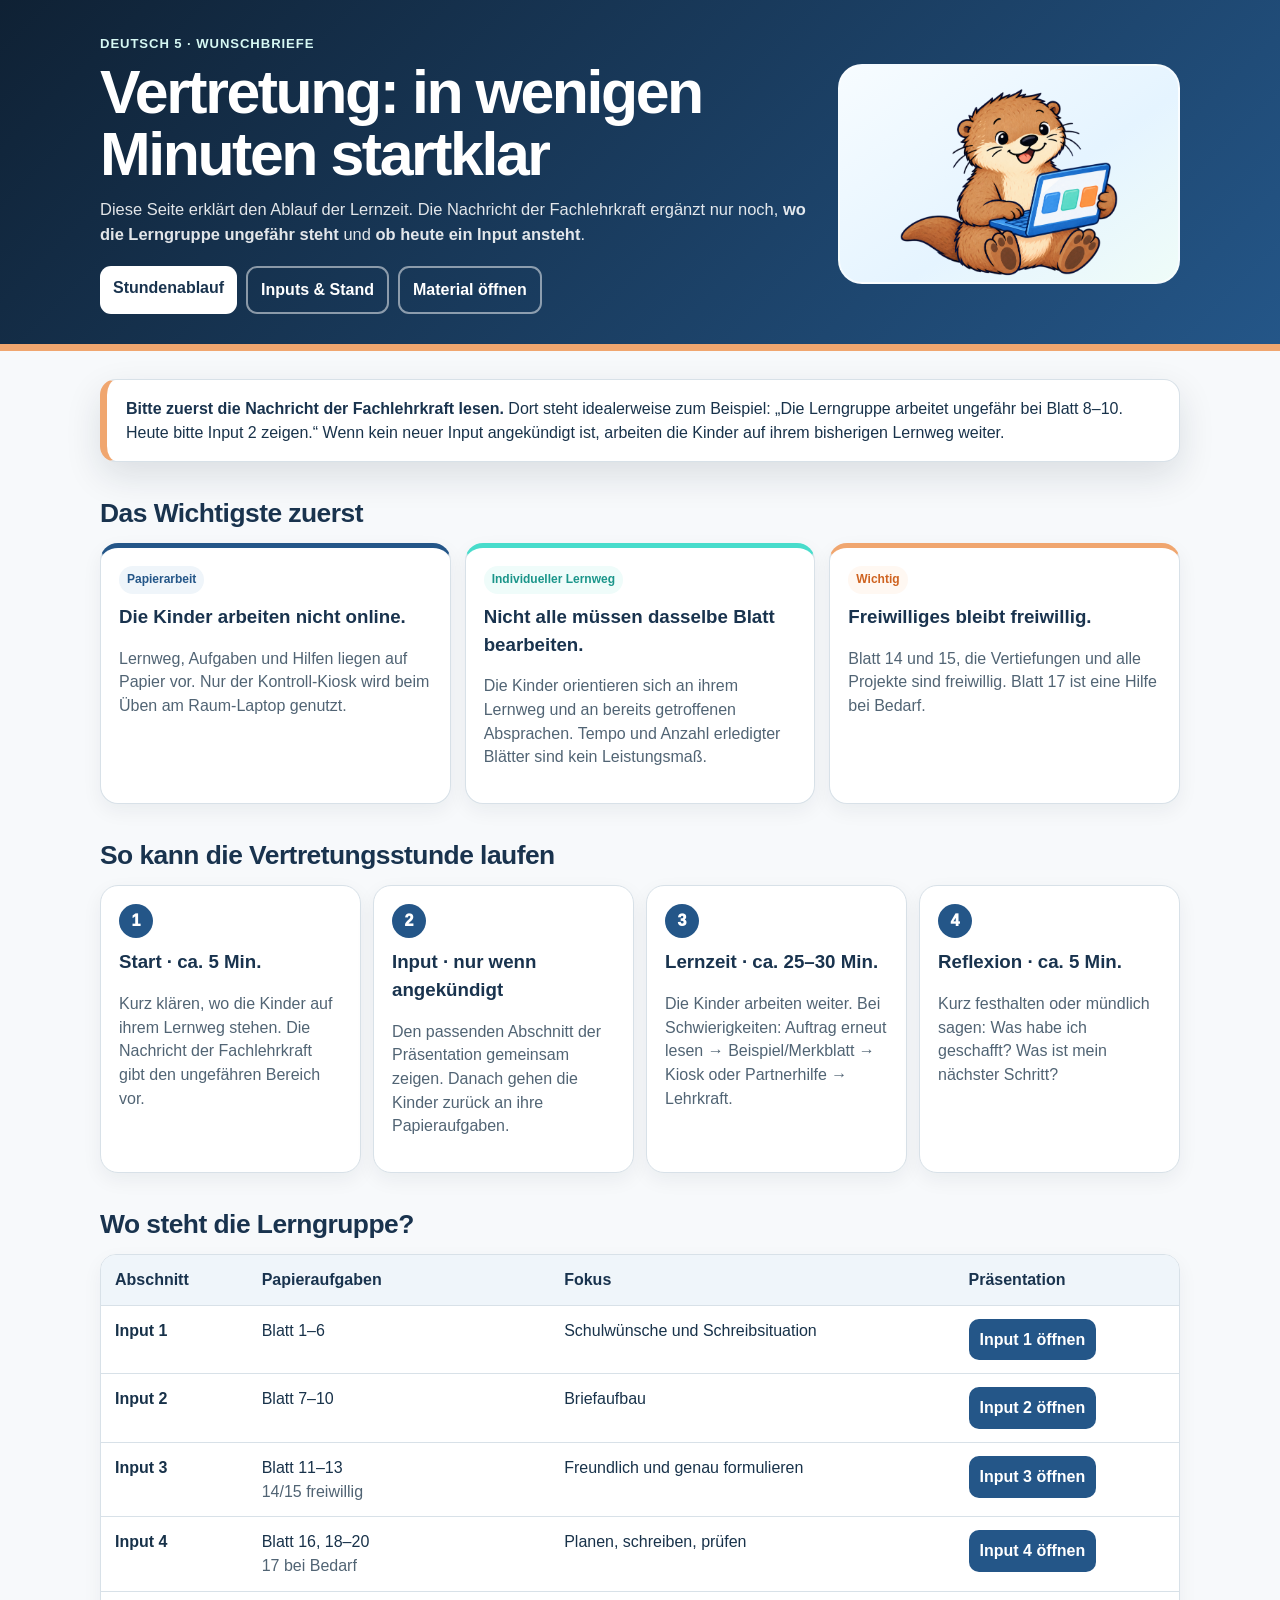
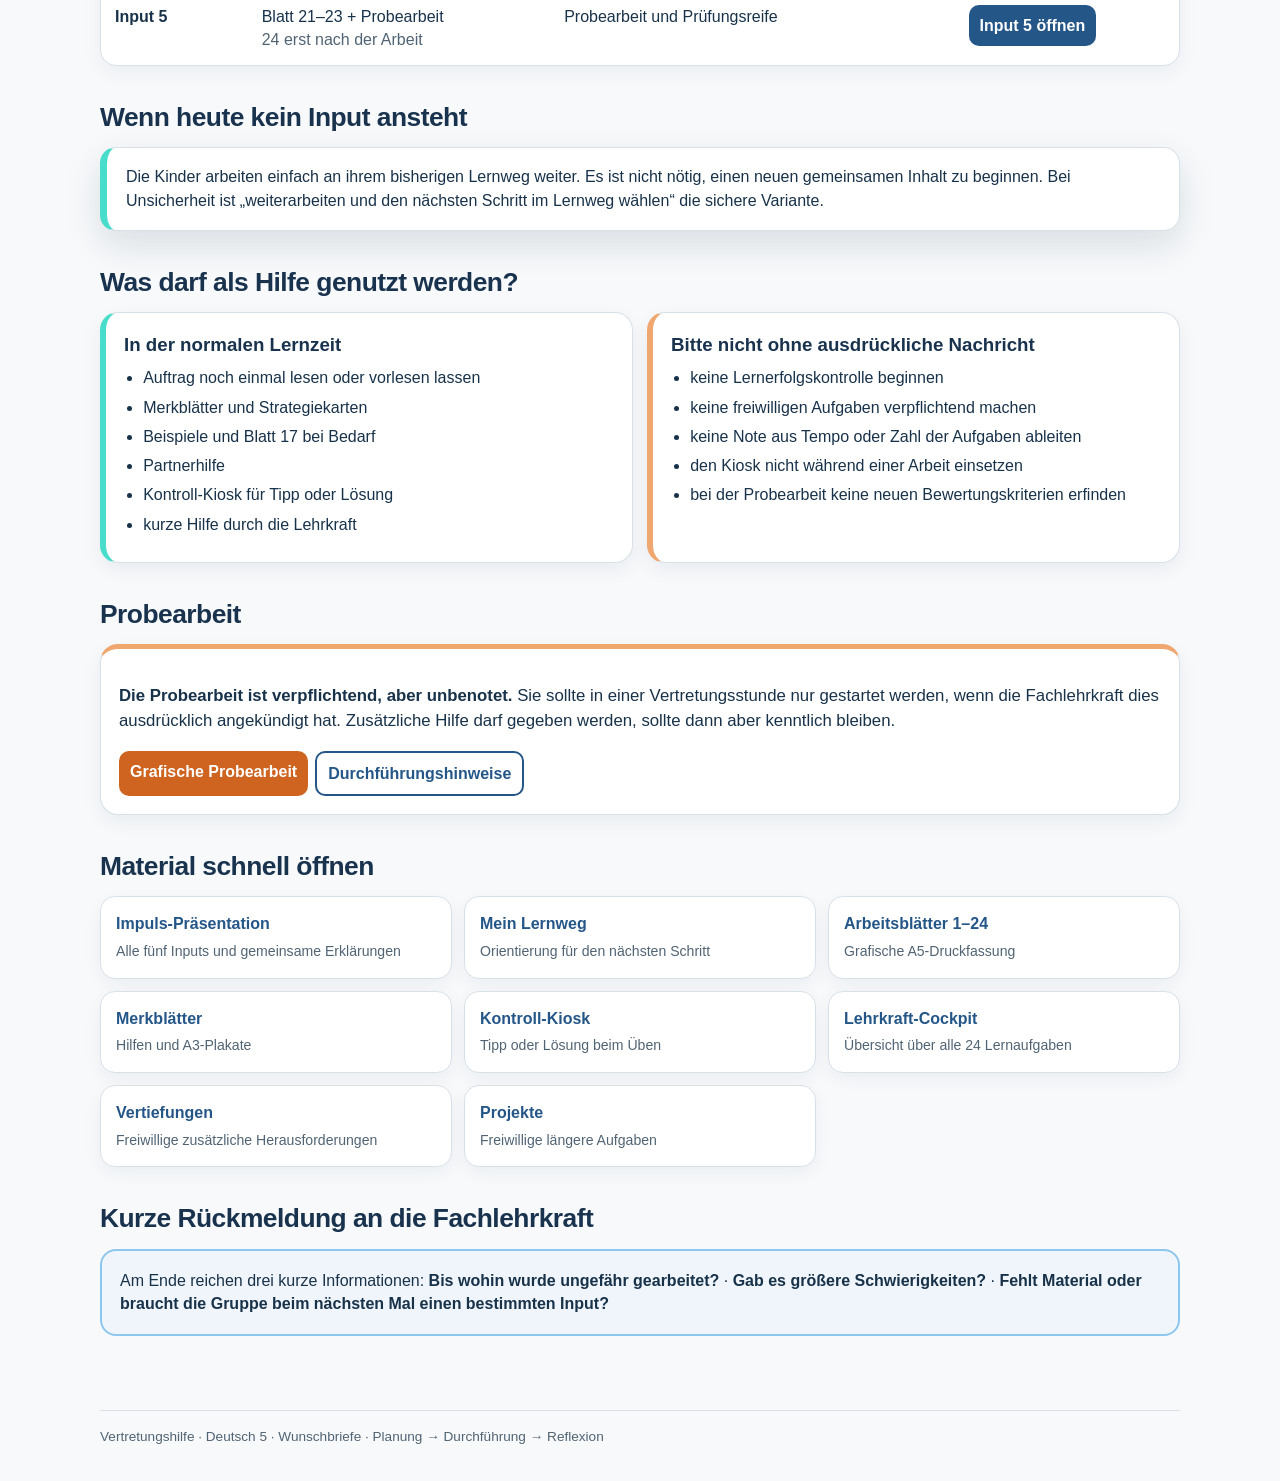
<file: vertretung.html>
<!doctype html>
<html lang="de">
<head>
<meta charset="utf-8">
<meta name="viewport" content="width=device-width,initial-scale=1,viewport-fit=cover">
<meta name="theme-color" content="#245688">
<title>Vertretung · Deutsch 5 · Wunschbriefe</title>
<style>
:root{
  --blue:#245688;--blue-dark:#19334e;--blue-soft:#eff5fa;--blue-line:#8dc7ee;
  --mint:#48dccb;--mint-dark:#1b958a;--mint-soft:#effcfa;
  --orange:#f0a66f;--orange-dark:#cf6320;--orange-soft:#fff8f2;
  --ink:#18324a;--muted:#516474;--line:#d8e1e8;--paper:#f7f9fb;--white:#fff;
  --shadow:0 14px 36px rgba(15,33,52,.12)
}
*{box-sizing:border-box}
html{scroll-behavior:smooth}
body{margin:0;font-family:"Trebuchet MS",Aptos,"Segoe UI",Arial,sans-serif;background:var(--paper);color:var(--ink);line-height:1.48}
a{color:inherit}
.shell{width:min(1080px,calc(100% - 28px));margin:auto}
header{background:linear-gradient(135deg,#0f2134,#245688);color:#fff;padding:34px 0 30px;border-bottom:7px solid var(--orange)}
.hero{display:grid;grid-template-columns:1.35fr .65fr;gap:28px;align-items:center}
.eyebrow{font-size:.82rem;font-weight:900;letter-spacing:.07em;text-transform:uppercase;color:#d6f8f3}
h1{font-size:clamp(2rem,5vw,3.8rem);line-height:1.02;margin:8px 0 12px;letter-spacing:-.04em}
header p{margin:0;max-width:760px;color:rgba(255,255,255,.88);font-size:1.03rem}
.otter{min-height:220px;border-radius:24px;background:url('praesentationen/assets/otter/kiosk.png') center/contain no-repeat,linear-gradient(145deg,#f7fcff,#e5f4ff 58%,#effcf8);border:2px solid rgba(255,255,255,.55)}
.toplinks{display:flex;gap:9px;flex-wrap:wrap;margin-top:20px}
.toplinks a{text-decoration:none;padding:10px 13px;border-radius:11px;background:#fff;color:var(--blue-dark);font-weight:900}
.toplinks a.alt{background:transparent;color:#fff;border:2px solid rgba(255,255,255,.5)}
main{padding:28px 0 50px}
.notice{background:#fff;border:1px solid var(--line);border-left:7px solid var(--orange);border-radius:16px;padding:17px 19px;box-shadow:var(--shadow);margin-bottom:24px}
.notice b{color:var(--blue-dark)}
h2{font-size:1.65rem;margin:32px 0 10px;color:var(--blue-dark);letter-spacing:-.02em}
h3{margin:0 0 7px;color:var(--blue-dark)}
.grid{display:grid;grid-template-columns:repeat(3,minmax(0,1fr));gap:14px}
.card{background:#fff;border:1px solid var(--line);border-radius:18px;padding:18px;box-shadow:0 7px 20px rgba(15,33,52,.06)}
.card strong{color:var(--blue)}
.step{border-top:5px solid var(--blue)}
.step.orange{border-top-color:var(--orange)}
.step.mint{border-top-color:var(--mint)}
.big{font-size:1.05rem}
.muted{color:var(--muted)}
.flow{display:grid;grid-template-columns:repeat(4,1fr);gap:12px}
.flow .card{position:relative}
.num{display:grid;place-items:center;width:34px;height:34px;border-radius:50%;background:var(--blue);color:#fff;font-weight:950;margin-bottom:10px}
.badge{display:inline-block;padding:5px 8px;border-radius:999px;background:var(--blue-soft);color:var(--blue);font-size:.75rem;font-weight:900;margin-bottom:9px}
.badge.orange{background:var(--orange-soft);color:var(--orange-dark)}
.badge.mint{background:var(--mint-soft);color:var(--mint-dark)}
table{width:100%;border-collapse:separate;border-spacing:0;background:#fff;border:1px solid var(--line);border-radius:16px;overflow:hidden;box-shadow:0 7px 20px rgba(15,33,52,.05)}
th,td{text-align:left;padding:13px 14px;border-bottom:1px solid var(--line);vertical-align:top}
th{background:var(--blue-soft);color:var(--blue-dark)}
tr:last-child td{border-bottom:0}
.inputlinks{display:flex;gap:7px;flex-wrap:wrap;margin-top:9px}
.btn{display:inline-block;text-decoration:none;background:var(--blue);color:#fff;padding:9px 11px;border-radius:10px;font-weight:900}
.btn.orange{background:var(--orange-dark)}
.btn.mint{background:var(--mint-dark)}
.btn.light{background:#fff;color:var(--blue);border:2px solid var(--blue)}
.do-dont{display:grid;grid-template-columns:1fr 1fr;gap:14px}
.good{border-left:6px solid var(--mint)}
.warn{border-left:6px solid var(--orange)}
ul{padding-left:1.2em;margin:.5em 0}
li{margin:.35em 0}
.quickgrid{display:grid;grid-template-columns:repeat(3,minmax(0,1fr));gap:12px}
.quicklink{display:block;text-decoration:none;background:#fff;border:1px solid var(--line);border-radius:15px;padding:15px;box-shadow:0 6px 18px rgba(15,33,52,.05)}
.quicklink b{display:block;color:var(--blue);margin-bottom:3px}
.quicklink span{font-size:.88rem;color:var(--muted)}
.feedback{background:var(--blue-soft);border:2px solid var(--blue-line);border-radius:16px;padding:18px}
footer{padding:24px 0 34px;color:var(--muted);font-size:.85rem}
footer .shell{border-top:1px solid var(--line);padding-top:16px}
@media(max-width:850px){.hero{grid-template-columns:1fr}.otter{display:none}.grid,.quickgrid{grid-template-columns:1fr 1fr}.flow{grid-template-columns:1fr 1fr}}
@media(max-width:600px){.grid,.quickgrid,.flow,.do-dont{grid-template-columns:1fr}.shell{width:min(100% - 18px,1080px)}header{padding-top:26px}th:nth-child(3),td:nth-child(3){display:none}}
</style>
</head>
<body>
<header>
  <div class="shell hero">
    <div>
      <div class="eyebrow">Deutsch 5 · Wunschbriefe</div>
      <h1>Vertretung: in wenigen Minuten startklar</h1>
      <p>Diese Seite erklärt den Ablauf der Lernzeit. Die Nachricht der Fachlehrkraft ergänzt nur noch, <b>wo die Lerngruppe ungefähr steht</b> und <b>ob heute ein Input ansteht</b>.</p>
      <div class="toplinks">
        <a href="#ablauf">Stundenablauf</a>
        <a class="alt" href="#inputs">Inputs & Stand</a>
        <a class="alt" href="#material">Material öffnen</a>
      </div>
    </div>
    <div class="otter" role="img" aria-label="Otter arbeitet an einem Laptop"></div>
  </div>
</header>

<main class="shell">
  <div class="notice">
    <b>Bitte zuerst die Nachricht der Fachlehrkraft lesen.</b>
    Dort steht idealerweise zum Beispiel: „Die Lerngruppe arbeitet ungefähr bei Blatt 8–10. Heute bitte Input 2 zeigen.“ Wenn kein neuer Input angekündigt ist, arbeiten die Kinder auf ihrem bisherigen Lernweg weiter.
  </div>

  <h2>Das Wichtigste zuerst</h2>
  <div class="grid">
    <div class="card step">
      <span class="badge">Papierarbeit</span>
      <h3>Die Kinder arbeiten nicht online.</h3>
      <p class="muted">Lernweg, Aufgaben und Hilfen liegen auf Papier vor. Nur der Kontroll-Kiosk wird beim Üben am Raum-Laptop genutzt.</p>
    </div>
    <div class="card step mint">
      <span class="badge mint">Individueller Lernweg</span>
      <h3>Nicht alle müssen dasselbe Blatt bearbeiten.</h3>
      <p class="muted">Die Kinder orientieren sich an ihrem Lernweg und an bereits getroffenen Absprachen. Tempo und Anzahl erledigter Blätter sind kein Leistungsmaß.</p>
    </div>
    <div class="card step orange">
      <span class="badge orange">Wichtig</span>
      <h3>Freiwilliges bleibt freiwillig.</h3>
      <p class="muted">Blatt 14 und 15, die Vertiefungen und alle Projekte sind freiwillig. Blatt 17 ist eine Hilfe bei Bedarf.</p>
    </div>
  </div>

  <h2 id="ablauf">So kann die Vertretungsstunde laufen</h2>
  <div class="flow">
    <div class="card"><div class="num">1</div><h3>Start · ca. 5 Min.</h3><p class="muted">Kurz klären, wo die Kinder auf ihrem Lernweg stehen. Die Nachricht der Fachlehrkraft gibt den ungefähren Bereich vor.</p></div>
    <div class="card"><div class="num">2</div><h3>Input · nur wenn angekündigt</h3><p class="muted">Den passenden Abschnitt der Präsentation gemeinsam zeigen. Danach gehen die Kinder zurück an ihre Papieraufgaben.</p></div>
    <div class="card"><div class="num">3</div><h3>Lernzeit · ca. 25–30 Min.</h3><p class="muted">Die Kinder arbeiten weiter. Bei Schwierigkeiten: Auftrag erneut lesen → Beispiel/Merkblatt → Kiosk oder Partnerhilfe → Lehrkraft.</p></div>
    <div class="card"><div class="num">4</div><h3>Reflexion · ca. 5 Min.</h3><p class="muted">Kurz festhalten oder mündlich sagen: Was habe ich geschafft? Was ist mein nächster Schritt?</p></div>
  </div>

  <h2 id="inputs">Wo steht die Lerngruppe?</h2>
  <table>
    <thead><tr><th>Abschnitt</th><th>Papieraufgaben</th><th>Fokus</th><th>Präsentation</th></tr></thead>
    <tbody>
      <tr>
        <td><b>Input 1</b></td>
        <td>Blatt 1–6</td>
        <td>Schulwünsche und Schreibsituation</td>
        <td><a class="btn" href="praesentationen/Impulse_Wunschbriefe_SRL_Mathe.html#folie-3">Input 1 öffnen</a></td>
      </tr>
      <tr>
        <td><b>Input 2</b></td>
        <td>Blatt 7–10</td>
        <td>Briefaufbau</td>
        <td><a class="btn" href="praesentationen/Impulse_Wunschbriefe_SRL_Mathe.html#folie-7">Input 2 öffnen</a></td>
      </tr>
      <tr>
        <td><b>Input 3</b></td>
        <td>Blatt 11–13<br><span class="muted">14/15 freiwillig</span></td>
        <td>Freundlich und genau formulieren</td>
        <td><a class="btn" href="praesentationen/Impulse_Wunschbriefe_SRL_Mathe.html#folie-11">Input 3 öffnen</a></td>
      </tr>
      <tr>
        <td><b>Input 4</b></td>
        <td>Blatt 16, 18–20<br><span class="muted">17 bei Bedarf</span></td>
        <td>Planen, schreiben, prüfen</td>
        <td><a class="btn" href="praesentationen/Impulse_Wunschbriefe_SRL_Mathe.html#folie-15">Input 4 öffnen</a></td>
      </tr>
      <tr>
        <td><b>Input 5</b></td>
        <td>Blatt 21–23 + Probearbeit<br><span class="muted">24 erst nach der Arbeit</span></td>
        <td>Probearbeit und Prüfungsreife</td>
        <td><a class="btn" href="praesentationen/Impulse_Wunschbriefe_SRL_Mathe.html#folie-19">Input 5 öffnen</a></td>
      </tr>
    </tbody>
  </table>

  <h2>Wenn heute kein Input ansteht</h2>
  <div class="notice" style="border-left-color:var(--mint)">
    Die Kinder arbeiten einfach an ihrem bisherigen Lernweg weiter. Es ist nicht nötig, einen neuen gemeinsamen Inhalt zu beginnen. Bei Unsicherheit ist „weiterarbeiten und den nächsten Schritt im Lernweg wählen“ die sichere Variante.
  </div>

  <h2>Was darf als Hilfe genutzt werden?</h2>
  <div class="do-dont">
    <div class="card good">
      <h3>In der normalen Lernzeit</h3>
      <ul>
        <li>Auftrag noch einmal lesen oder vorlesen lassen</li>
        <li>Merkblätter und Strategiekarten</li>
        <li>Beispiele und Blatt 17 bei Bedarf</li>
        <li>Partnerhilfe</li>
        <li>Kontroll-Kiosk für Tipp oder Lösung</li>
        <li>kurze Hilfe durch die Lehrkraft</li>
      </ul>
    </div>
    <div class="card warn">
      <h3>Bitte nicht ohne ausdrückliche Nachricht</h3>
      <ul>
        <li>keine Lernerfolgskontrolle beginnen</li>
        <li>keine freiwilligen Aufgaben verpflichtend machen</li>
        <li>keine Note aus Tempo oder Zahl der Aufgaben ableiten</li>
        <li>den Kiosk nicht während einer Arbeit einsetzen</li>
        <li>bei der Probearbeit keine neuen Bewertungskriterien erfinden</li>
      </ul>
    </div>
  </div>

  <h2>Probearbeit</h2>
  <div class="card step orange">
    <p class="big"><b>Die Probearbeit ist verpflichtend, aber unbenotet.</b> Sie sollte in einer Vertretungsstunde nur gestartet werden, wenn die Fachlehrkraft dies ausdrücklich angekündigt hat. Zusätzliche Hilfe darf gegeben werden, sollte dann aber kenntlich bleiben.</p>
    <div class="inputlinks">
      <a class="btn orange" href="materialien/probearbeit/Probearbeit_Wunschbrief_grafisch_Graustufen_A4.pdf">Grafische Probearbeit</a>
      <a class="btn light" href="materialien/lernerfolgskontrolle/Hinweise_Pruefungen_Fassung3.md">Durchführungshinweise</a>
    </div>
  </div>

  <h2 id="material">Material schnell öffnen</h2>
  <div class="quickgrid">
    <a class="quicklink" href="praesentationen/Impulse_Wunschbriefe_SRL_Mathe.html"><b>Impuls-Präsentation</b><span>Alle fünf Inputs und gemeinsame Erklärungen</span></a>
    <a class="quicklink" href="materialien/arbeitsblaetter/Lernweg_Wunschbriefe_grafisch_A5.pdf"><b>Mein Lernweg</b><span>Orientierung für den nächsten Schritt</span></a>
    <a class="quicklink" href="materialien/arbeitsblaetter/Arbeitsblaetter_Wunschbriefe_1-24_grafisch_A5.pdf"><b>Arbeitsblätter 1–24</b><span>Grafische A5-Druckfassung</span></a>
    <a class="quicklink" href="materialien/merkblaetter/Otterklasse_5_3_Merkblaetter_Wunschbriefe_A3.pdf"><b>Merkblätter</b><span>Hilfen und A3-Plakate</span></a>
    <a class="quicklink" href="apps/kontroll-kiosk/index.html"><b>Kontroll-Kiosk</b><span>Tipp oder Lösung beim Üben</span></a>
    <a class="quicklink" href="materialien/lehrkraft/Lehrkraft_Cockpit_Wunschbriefe_A3.pdf"><b>Lehrkraft-Cockpit</b><span>Übersicht über alle 24 Lernaufgaben</span></a>
    <a class="quicklink" href="materialien/projekte/Freiwillige_Vertiefungen_Wunschbriefe_grafisch_A5.pdf"><b>Vertiefungen</b><span>Freiwillige zusätzliche Herausforderungen</span></a>
    <a class="quicklink" href="materialien/projekte/Freiwillige_Projekte_Wunschbriefe_grafisch_A5.pdf"><b>Projekte</b><span>Freiwillige längere Aufgaben</span></a>
  </div>

  <h2>Kurze Rückmeldung an die Fachlehrkraft</h2>
  <div class="feedback">
    Am Ende reichen drei kurze Informationen: <b>Bis wohin wurde ungefähr gearbeitet?</b> · <b>Gab es größere Schwierigkeiten?</b> · <b>Fehlt Material oder braucht die Gruppe beim nächsten Mal einen bestimmten Input?</b>
  </div>
</main>

<footer>
  <div class="shell">Vertretungshilfe · Deutsch 5 · Wunschbriefe · Planung → Durchführung → Reflexion</div>
</footer>
</body>
</html>
</file>
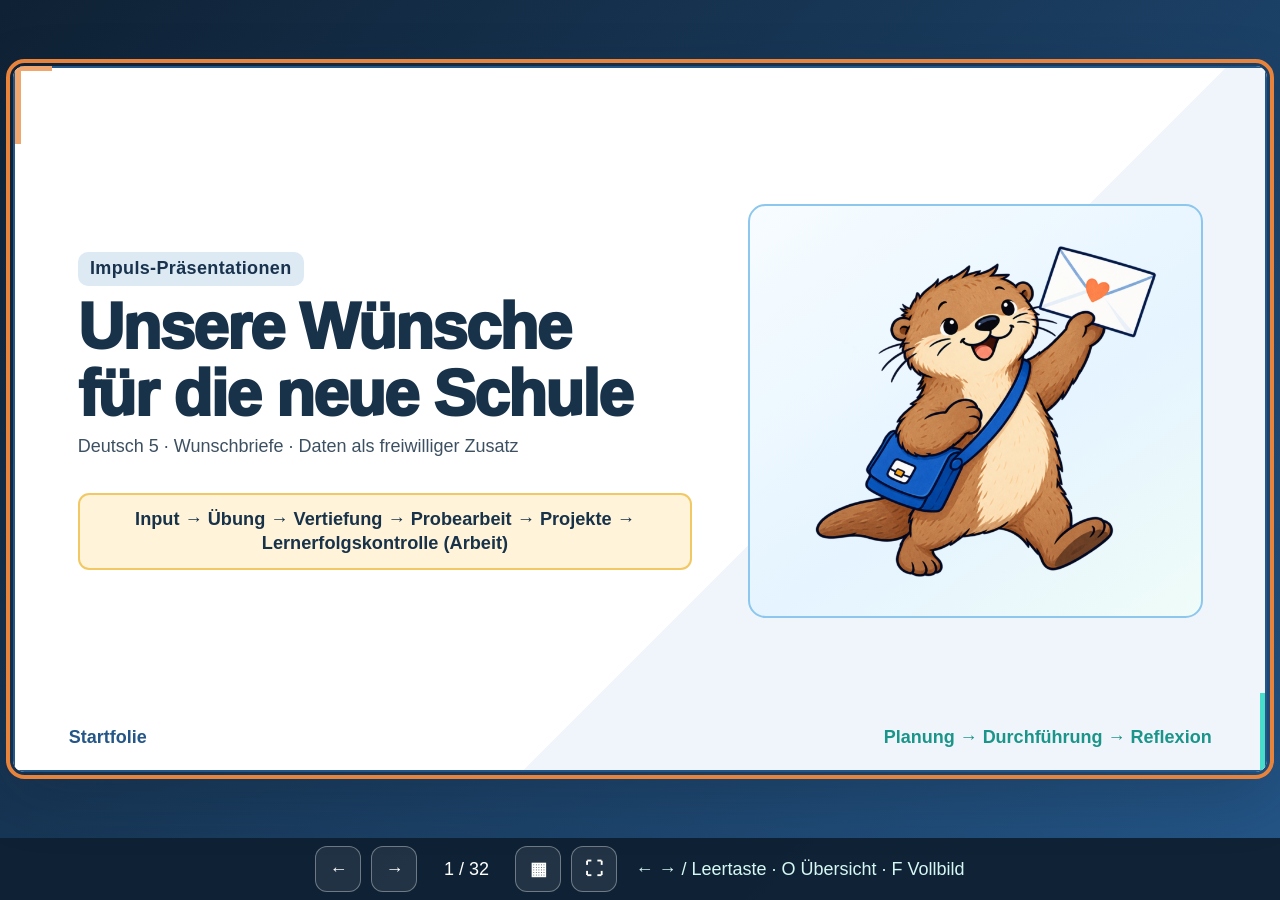
<file: praesentationen/Impulse_Wunschbriefe_SRL_Mathe.html>
<!doctype html>
<html lang="de">
<head>
<meta charset="utf-8">
<meta name="viewport" content="width=device-width,initial-scale=1,viewport-fit=cover">
<meta name="theme-color" content="#245688">
<title>Impulse · Wunschbriefe · Deutsch 5</title>
<link rel="icon" type="image/svg+xml" href="data:image/svg+xml,%3Csvg xmlns='http://www.w3.org/2000/svg' viewBox='0 0 64 64'%3E%3Crect width='64' height='64' rx='14' fill='%23245688'/%3E%3Cpath d='M13 19h38v28H13z' fill='white'/%3E%3Cpath d='m14 21 18 15 18-15' fill='none' stroke='%23F0A66F' stroke-width='5' stroke-linecap='round' stroke-linejoin='round'/%3E%3C/svg%3E">
<style>
:root{--blue:#245688;--blue-700:#1f4770;--blue-900:#19334e;--blue-50:#eff5fa;--blue-100:#ddeaf4;--mint:#48dccb;--mint-50:#effcfa;--mint-100:#d6f8f3;--mint-600:#1b958a;--orange:#f0a66f;--orange-50:#fff8f2;--orange-100:#feeedd;--orange-600:#cf6320;--ink:#18324a;--muted:#3d5061;--line:#c5d0d9;--white:#fff;--shadow:0 20px 60px rgba(15,33,52,.25)}
*{box-sizing:border-box}
html{height:100%;-webkit-text-size-adjust:100%;text-size-adjust:100%}
body{margin:0;height:100vh;height:100dvh;overflow:hidden;overscroll-behavior:none;background:linear-gradient(135deg,#0f2134,#245688);font-family:"Trebuchet MS",Aptos,"Segoe UI",Arial,sans-serif;color:var(--ink);font-size:18px}
button{font:inherit;touch-action:manipulation}
button:focus-visible,[tabindex]:focus-visible{outline:4px solid #e8833b;outline-offset:3px}
.app{height:100%;display:grid;grid-template-rows:minmax(0,1fr) auto}
.stage{min-height:0;min-width:0;display:flex;align-items:center;justify-content:center;padding:clamp(6px,1.4vh,18px) clamp(6px,1vw,16px)}

/* Das Deck ist immer exakt 16:9 und passt immer vollständig in die Bühne.
   --u = 1% der Deckbreite. Alle Größen im Deck rechnen mit --u,
   dadurch skaliert die Folie proportional statt sich neu umzubrechen. */
.deck{position:relative;width:100%;max-width:100%;max-height:100%;aspect-ratio:16/9;overflow:hidden;border-radius:clamp(10px,1.3vmin,24px);background:#fff;box-shadow:var(--shadow);container-type:size;--u:1cqw;-webkit-user-select:none;user-select:none;-webkit-touch-callout:none}
@supports not (container-type:size){.deck{--u:min(1vw,calc(1.72vh - 1.2px))}}

.slide{position:absolute;inset:0;display:none;overflow:hidden;background:#fff;border:max(2px,calc(var(--u)*.2)) solid var(--blue);padding:calc(var(--u)*4.2) calc(var(--u)*5) calc(var(--u)*5.4);font-size:max(18px,calc(var(--u)*1.45));line-height:1.3;-webkit-hyphens:auto;hyphens:auto}
.slide.active{display:grid;grid-template-rows:auto minmax(0,1fr) auto;animation:slideIn .28s ease-out}
.slide.active>.slide-body{align-self:center;max-height:100%}
.slide::before{content:"";position:absolute;left:-1px;top:-1px;width:calc(var(--u)*.55);height:11%;background:var(--orange)}
.slide::after{content:"";position:absolute;right:-1px;bottom:-1px;width:calc(var(--u)*.55);height:11%;background:var(--mint)}
@keyframes slideIn{from{opacity:.25;transform:translateX(1.5%)}to{opacity:1;transform:none}}

.slide-head{position:relative;z-index:2;min-width:0}
.slide:not(.title-slide):not(.input-slide) .slide-head{padding-right:calc(var(--u)*12)}
.kicker{display:inline-flex;margin:0 0 .45em;padding:.28em .68em;border-radius:.55em;background:var(--blue-100);color:var(--blue-900);font-weight:900;font-size:max(18px,calc(var(--u)*1.15));letter-spacing:.02em}
.slide h1,.slide h2{margin:0;color:var(--ink);letter-spacing:-.03em;line-height:1.05;font-family:"Trebuchet MS",Aptos,"Segoe UI",Arial,sans-serif;font-weight:950;overflow-wrap:break-word}
.slide h1{font-size:max(36px,calc(var(--u)*4.9))}
.slide h2{display:inline-block;font-size:max(32px,calc(var(--u)*3.4))}
.slide h2::after{content:"";display:block;width:42%;height:.09em;margin-top:.12em;border-radius:99px;background:#8dc7ee;transform:rotate(-1deg)}
.subtitle{margin:.35em 0 0;color:var(--muted);font-size:max(18px,calc(var(--u)*1.3));line-height:1.25}
.slide-body{position:relative;z-index:2;min-height:0;min-width:0;overflow:hidden;margin-top:calc(var(--u)*2.2);font-size:max(18px,calc(var(--u)*1.5));line-height:1.32}
.slide-foot{position:absolute;z-index:3;left:4.3%;right:4.3%;bottom:calc(var(--u)*1.7);display:flex;gap:1em;align-items:center;justify-content:space-between;color:var(--blue);font-size:max(18px,calc(var(--u)*.82));font-weight:750;line-height:1.2}
.phase{color:var(--mint-600);text-align:right}

.two-col{display:grid;grid-template-columns:1.15fr .85fr;gap:calc(var(--u)*3);align-items:center;min-height:0}
.two-even{grid-template-columns:1fr 1fr}
.panel{background:var(--blue-50);border:2px solid #8dc7ee;border-radius:calc(var(--u)*1.1);padding:calc(var(--u)*1.7);box-shadow:0 4px 0 rgba(36,86,136,.08);min-width:0;overflow-wrap:break-word}
.panel.orange{background:#fffaf0;border-color:#f2c864}
.panel.mint{background:#f2fbef;border-color:#9dce88}
.panel p{margin:.4em 0 0}
.callout{padding:.7em 1em;border-radius:calc(var(--u)*.9);background:#fff4d9;color:var(--ink);font-weight:850;text-align:center;border:2px solid #f2c864;margin:calc(var(--u)*1.5) 0 0;overflow-wrap:break-word}
.success{background:#eef8ea;border-color:#8ec879}
.small{font-size:max(18px,.72em)}
.muted{color:var(--muted)}
ul.clean,ol.clean{padding-left:1.1em;margin:.2em 0}
ul.clean li,ol.clean li{margin:.22em 0}
.cards{display:grid;grid-template-columns:repeat(2,minmax(0,1fr));gap:calc(var(--u)*1.3);align-content:center}
.week-grid{display:grid;gap:calc(var(--u)*1.15);align-content:center}
.week-row{display:grid;grid-template-columns:1.35fr 1fr 1fr;gap:calc(var(--u)*1.15);align-items:stretch}
.week-card{border:2px solid #a7d99a;background:#fff;border-radius:calc(var(--u)*1);padding:.8em;box-shadow:0 4px 0 rgba(36,86,136,.06);min-width:0;overflow-wrap:break-word}
.week-card strong{display:block;color:var(--blue);margin-bottom:.25em}
.week-card.tuesday{padding:1.05em .9em;min-height:5.2em;background:var(--blue-50);border-color:#8dc7ee}
.card{border:2px solid #a7d99a;background:#fff;border-radius:calc(var(--u)*1);padding:.8em;min-height:3.7em;box-shadow:0 4px 0 rgba(36,86,136,.06);min-width:0;overflow-wrap:break-word}
.card strong{display:block;color:var(--blue);margin-bottom:.25em}
.step-row{display:flex;align-items:stretch;gap:calc(var(--u)*.9);min-width:0}
.step{flex:1 1 0;display:grid;place-items:center;text-align:center;background:var(--blue);color:#fff;border-radius:calc(var(--u)*.75);padding:.8em .3em;font-weight:850;min-width:0;font-size:max(18px,.92em);line-height:1.15;overflow-wrap:break-word;-webkit-hyphens:auto;hyphens:auto}
.step.optional{background:var(--orange);color:var(--ink)}
.arrow{align-self:center;color:var(--orange-600);font-weight:900;flex:0 0 auto}
.letter-layout{display:grid;grid-template-columns:1.08fr .92fr;gap:calc(var(--u)*2.2);align-items:center;min-height:0}
.letter-paper{background:#fffdf8;border:2px solid #d9cdb8;border-radius:calc(var(--u)*1);padding:calc(var(--u)*1.8);box-shadow:0 4px 0 rgba(36,86,136,.06);min-height:calc(var(--u)*25)}
.handwritten{font-family:"Segoe Print","Bradley Hand","Comic Sans MS",cursive;font-size:max(18px,calc(var(--u)*1.45));line-height:1.45;color:var(--ink)}
.letter-paper .line{margin:.3em 0}
.letter-paper .gap{height:.65em}
.letter-legend{display:grid;gap:.45em}
.legend-item{display:grid;grid-template-columns:2em minmax(0,1fr);gap:.6em;align-items:start;padding:.45em .6em;border:2px solid #a7d99a;border-radius:calc(var(--u)*.65);background:#fff;cursor:pointer;transition:opacity .2s ease,filter .2s ease,transform .2s ease,box-shadow .2s ease}
.legend-item.legend-1{background:#eef8ea;border-color:#a7d99a}
.legend-item.legend-2{background:#eef5ff;border-color:#8dc7ee}
.legend-item.legend-3{background:#fff8df;border-color:#f2c864}
.legend-item.legend-4{background:#fff0e7;border-color:#f0a66f}
.legend-item.legend-5{background:#eefaf7;border-color:#48dccb}
.brief-part{cursor:pointer;padding:.12em .28em;border-radius:.4em;transition:opacity .2s ease,filter .2s ease,background .2s ease,transform .2s ease}
.letter-layout.highlighting .brief-part,.letter-layout.highlighting .legend-item{opacity:.22;filter:grayscale(.35)}
.letter-layout.highlighting .brief-part.active,.letter-layout.highlighting .legend-item.active{opacity:1;filter:none;transform:translateY(-1px)}
.letter-layout.highlighting .brief-part.active{background:rgba(255,255,255,.72);box-shadow:0 0 0 2px rgba(36,86,136,.15)}
.letter-layout.highlighting .legend-item.active{box-shadow:0 0 0 3px rgba(36,86,136,.15)}
.legend-num{display:grid;place-items:center;width:1.7em;height:1.7em;border-radius:50%;background:#dff2d8;color:var(--blue-900);font-weight:900}
.mark{display:inline-grid;place-items:center;min-width:1.7em;height:1.7em;padding:0 .35em;border-radius:50%;font-family:"Trebuchet MS",Aptos,"Segoe UI",Arial,sans-serif;font-weight:900;font-size:.75em;vertical-align:middle;margin-right:.25em}
.mark-1{background:#dff2d8}.mark-2{background:#dfeeff}.mark-3{background:#fff0cf}.mark-4{background:#ffe1d1}.mark-5{background:#e4f8f4}
.parts{display:grid;gap:.45em;align-content:center}
.part{display:grid;grid-template-columns:2.2em minmax(0,1.15fr) minmax(0,2fr);gap:.6em;align-items:center;padding:.28em .45em;border:2px solid #a7d99a;border-radius:calc(var(--u)*.75);background:#fff;min-width:0}
.number{display:grid;place-items:center;width:1.8em;height:1.8em;border-radius:50%;background:#dff2d8;color:var(--blue-900);font-weight:900}
.part-name{font-weight:850;overflow-wrap:break-word}
.example{color:var(--muted);overflow-wrap:break-word}

.otter-frame{position:relative;min-height:0;border-radius:calc(var(--u)*1.4);background:linear-gradient(145deg,#f7fcff,#e5f4ff 58%,#effcf8);border:2px solid #8dc7ee;overflow:hidden}
.otter,.mini-otter{background-repeat:no-repeat;background-position:center;background-size:contain}
.otter{position:absolute;inset:4%}
.mini-otter{position:absolute;z-index:1;right:4.6%;top:3%;width:calc(var(--u)*10);height:calc(var(--u)*10);filter:drop-shadow(0 5px 5px rgba(36,86,136,.12));opacity:.98}
.otter.o1,.mini-otter.o1{background-image:url('assets/otter/brief.png')}
.otter.o2,.mini-otter.o2{background-image:url('assets/otter/planung.png')}
.otter.o3,.mini-otter.o3{background-image:url('assets/otter/diagramm.png')}
.otter.o4,.mini-otter.o4{background-image:url('assets/otter/puzzle.png')}
.otter.o5,.mini-otter.o5{background-image:url('assets/otter/lesen.png')}
.otter.o6,.mini-otter.o6{background-image:url('assets/otter/schreiben.png')}
.otter.o7,.mini-otter.o7{background-image:url('assets/otter/checkliste.png')}
.otter.o8,.mini-otter.o8{background-image:url('assets/otter/kiosk.png')}
.otter.o9,.mini-otter.o9{background-image:url('assets/otter/erfolg.png')}

.title-slide{grid-template-columns:1.15fr .85fr;gap:5%;align-items:center;background:linear-gradient(135deg,#fff 0 62%,var(--blue-50) 62%)}
.input-slide{grid-template-columns:1.1fr .8fr;gap:4%;align-items:center;background:linear-gradient(90deg,var(--blue-50) 0 59%,#fff 59%)}
.title-slide.active,.input-slide.active{grid-template-rows:minmax(0,1fr)}
.title-slide .slide-head{align-self:center;min-width:0}
.title-slide h1{font-size:max(38px,calc(var(--u)*5.1))}
.title-slide .otter-frame,.input-slide .otter-frame{height:min(100%,calc(var(--u)*33))}
.input-card{border:2px solid var(--blue);border-radius:calc(var(--u)*1.6);background:var(--blue-100);padding:calc(var(--u)*3);min-width:0;max-height:100%;overflow:hidden}
.input-card>p:last-child{margin-bottom:0}
.big-message{font-size:max(30px,calc(var(--u)*3.1));line-height:1.12;font-weight:900;color:var(--ink)}

.choice{cursor:pointer;text-align:left;color:var(--ink);font:inherit}
.choice:hover{border-color:var(--orange)}
.choice.selected{background:var(--orange-100);border-color:var(--orange-600);box-shadow:0 0 0 3px rgba(240,166,111,.22)}
.choice.correct{background:var(--mint-100);border-color:var(--mint-600)}
.choice.wrong{background:var(--orange-100);border-color:var(--orange-600)}
.interactive-hint{font-size:max(18px,.68em);color:var(--muted);margin-top:.5em}
.reveal-button,.action-button{border:2px solid var(--blue);background:#fff;color:var(--blue);border-radius:calc(var(--u)*.75);padding:.55em .8em;font-weight:850;cursor:pointer;min-height:clamp(calc(var(--u)*2.2),44px,calc(var(--u)*3.2));font-size:max(18px,.88em)}
.action-button{background:var(--blue);color:#fff}
.reveal-button:hover,.action-button:hover{transform:translateY(-1px)}
.answer{display:none;margin-top:.5em;font-weight:750;color:var(--blue-700)}
.answer.show{display:block;animation:pop .2s ease-out}
@keyframes pop{from{transform:scale(.96);opacity:0}to{transform:none;opacity:1}}

.chart-wrap{display:grid;grid-template-columns:1.15fr .85fr;gap:4%;align-items:center;min-height:0}
.chart{height:calc(var(--u)*25);margin-bottom:calc(var(--u)*2.3);display:flex;align-items:flex-end;gap:7%;padding:8% 5% 12%;border-left:2px solid var(--line);border-bottom:2px solid var(--line);background:linear-gradient(to top,transparent 24%,#dfe5ea 25%,transparent 26%,transparent 49%,#dfe5ea 50%,transparent 51%,transparent 74%,#dfe5ea 75%,transparent 76%)}
.bar-group{height:100%;flex:1;position:relative;min-width:0}
.bar{position:absolute;left:20%;bottom:0;width:60%;height:0;background:var(--blue);border-radius:8px 8px 0 0;transition:height .85s cubic-bezier(.2,.8,.2,1)}
.active .bar{height:var(--h)}
.bar-value{position:absolute;left:20%;width:60%;bottom:.35em;text-align:center;font-weight:900;color:#fff;z-index:2;text-shadow:0 1px 2px rgba(0,0,0,.25)}
.bar-label{position:absolute;top:104%;font-size:max(18px,.55em);text-align:center;width:135%;font-weight:700;line-height:1.15;overflow-wrap:break-word}
.chart-note{font-size:max(18px,.64em);color:var(--muted);margin-top:.4em}

.compare{display:grid;grid-template-columns:minmax(0,1fr) auto minmax(0,1fr);gap:.55em;align-items:center;margin:.6em 0}
.bad,.good{padding:.65em;border-radius:calc(var(--u)*.75);border:2px solid var(--line);overflow-wrap:break-word}
.bad{background:var(--orange-50)}
.good{background:var(--mint-50)}
.compare .arrow{font-size:1.2em}
.puzzle{display:grid;grid-template-columns:.8fr 1.2fr;gap:5%;align-items:center;min-height:0}
.puzzle-list{display:grid;gap:.35em}
.puzzle-item{padding:.48em .7em;background:#fff;border:2px solid var(--line);border-radius:calc(var(--u)*.65);font-weight:780;transition:.25s}
.puzzle-list.solved .puzzle-item{border-color:var(--mint-600);background:var(--mint-50)}
.button-row{display:flex;gap:.5em;flex-wrap:wrap;margin-top:.7em}
.checks{display:grid;grid-template-columns:1fr 1fr;gap:.6em 1.1em;align-content:center}
.check{display:flex;align-items:center;gap:.6em;padding:.55em;border:2px solid transparent;border-radius:calc(var(--u)*.75);background:#fff;cursor:pointer;text-align:left;min-height:clamp(calc(var(--u)*2.2),44px,calc(var(--u)*3.2));font-size:max(18px,.95em)}
.check::before{content:"";width:1.2em;height:1.2em;border:3px solid var(--orange);border-radius:5px;flex:0 0 auto}
.check.done{background:var(--mint-50);border-color:var(--mint-600)}
.check.done::before{content:"✓";display:grid;place-items:center;background:var(--mint);border-color:var(--mint-600);font-weight:900}
.date-row{display:grid;grid-template-columns:.55fr auto 1.45fr;gap:.8em;align-items:center;margin:.6em 0}
.date{padding:.65em;border-radius:calc(var(--u)*.65);background:var(--blue);color:#fff;text-align:center;font-weight:900}
.kiosk-demo{display:grid;grid-template-columns:1fr 1fr;gap:8%}
.kiosk-option{text-align:center;padding:1em;border-radius:calc(var(--u)*1.2);border:3px solid var(--blue);background:var(--blue-50)}
.kiosk-option.solution{border-color:var(--orange-600);background:var(--orange-50)}
.kiosk-option h3{font-size:1.6em;margin:0 0 .35em;color:var(--mint-600);line-height:1.1}
.kiosk-option.solution h3{color:var(--orange-600)}
.kiosk-option p{margin:0}

.controls{display:flex;align-items:center;justify-content:center;gap:10px;padding:8px 12px max(8px,env(safe-area-inset-bottom));background:rgba(15,33,52,.96);color:#fff;flex-wrap:wrap;font-size:18px}
.control{height:46px;min-width:46px;border:1px solid rgba(255,255,255,.35);border-radius:12px;background:rgba(255,255,255,.08);color:#fff;cursor:pointer;font-weight:850}
.control:hover{background:rgba(255,255,255,.18)}
.counter{min-width:78px;text-align:center;font-variant-numeric:tabular-nums}
.progress{position:absolute;z-index:10;top:0;left:0;height:max(4px,calc(var(--u)*.4));background:var(--orange);width:0;transition:width .25s}
.controls .help{font-size:18px;color:#d6f8f3;margin-left:8px}
.overview{position:fixed;inset:0;z-index:30;background:rgba(15,33,52,.96);display:none;padding:clamp(16px,3vw,44px);overflow:auto;-webkit-overflow-scrolling:touch;font-size:18px}
.overview.open{display:block}
.overview-head{display:flex;justify-content:space-between;align-items:center;color:#fff;margin-bottom:20px}
.overview-head h2{margin:0}
.overview-grid{display:grid;grid-template-columns:repeat(auto-fill,minmax(190px,1fr));gap:12px}
.thumb{min-height:110px;border:2px solid rgba(255,255,255,.25);border-radius:14px;background:#fff;color:var(--ink);padding:14px;text-align:left;cursor:pointer}
.thumb:hover,.thumb.current{border-color:var(--orange);box-shadow:0 0 0 3px rgba(240,166,111,.25)}
.thumb b{display:block;color:var(--orange-600);margin-bottom:8px}
.thumb span{font-size:18px;font-weight:750}
.step-hidden{opacity:.08;transform:scale(.985);filter:blur(1px);transition:.25s}
.step-hidden.revealed{opacity:1;transform:none;filter:none}


/* --- Arbeitsphasen-Folien: Uebergang vom Input zur Papierarbeit --- */
.work-slide{background:linear-gradient(180deg,#fffaf2 0,#fff 34%)}
.kicker.action{background:#ffe3c8;color:var(--orange-600)}
.work-grid{display:grid;grid-template-columns:1.25fr .75fr;gap:calc(var(--u)*2.2);align-items:stretch;min-height:calc(var(--u)*23)}
.work-side{display:grid;gap:calc(var(--u)*1.1);grid-auto-rows:1fr;align-content:stretch}
.work-box{display:flex;flex-direction:column;justify-content:center;border:2px solid #8dc7ee;border-radius:calc(var(--u)*1.1);background:var(--blue-50);padding:calc(var(--u)*1.6);min-width:0;box-shadow:0 4px 0 rgba(36,86,136,.08)}
.work-box>b{display:block;color:var(--blue);font-size:1.02em}
.work-box p{margin:.55em 0 0}
.work-box.help{background:#f2fbef;border-color:#9dce88}
.work-box.help>b{color:var(--mint-600)}
.work-box.extra{background:#fffaf0;border-color:#f2c864}
.work-box.extra>b{color:var(--orange-600)}
.sheets{display:flex;flex-wrap:wrap;gap:.45em;margin-top:.65em}
.sheet{display:inline-flex;align-items:center;padding:.4em .85em;border-radius:99px;background:var(--blue);color:#fff;font-weight:900;font-size:1em;line-height:1.2;white-space:nowrap}
.sheet.mb{background:#fff;color:var(--mint-600);border:2px solid var(--mint-600)}
.sheet.opt{background:#fff;color:var(--orange-600);border:2px solid var(--orange-600)}

@media(max-width:760px),(max-height:560px){.controls .help{display:none}.control{height:42px;min-width:42px}.counter{min-width:64px;font-size:18px}.controls{gap:8px;padding:6px 8px max(6px,env(safe-area-inset-bottom))}}
@media print{
 html,body{height:auto;overflow:visible;background:#fff}
 .app{display:block}
 .stage{display:block;padding:0}
 .deck{width:297mm!important;height:auto!important;max-height:none!important;aspect-ratio:auto;overflow:visible;box-shadow:none;border-radius:0;container-type:normal;--u:2.97mm!important}
 .slide,.slide.active{position:relative;display:grid;width:297mm;height:167mm;break-after:page;page-break-after:always;border:1.5mm solid var(--blue);animation:none}
 .slide:last-of-type{break-after:auto;page-break-after:auto}
 .controls,.progress,.overview{display:none!important}
 .step-hidden{opacity:1;transform:none;filter:none}
}
@media(prefers-reduced-motion:reduce){*,*::before,*::after{animation-duration:.01ms!important;transition-duration:.01ms!important}}
.slide[data-title="Der Lernweg"] .mini-otter{background-image:url('assets/otter/planung.png')}
.slide[data-title="Brief-Checkliste"] .mini-otter,.slide[data-title="Bin ich bereit?"] .mini-otter{background-image:url('assets/otter/checkliste.png')}
.slide[data-title="Kontroll-Kiosk"] .mini-otter{background-image:url('assets/otter/kiosk.png')}
</style>
</head>
<body>
<main class="app">
<div class="stage">
<div class="deck" id="deck" tabindex="0" aria-label="Interaktive Präsentation Wunschbriefe">
<div class="progress" id="progress"></div>

<section class="slide title-slide active" data-title="Start">
  <div class="slide-head"><p class="kicker">Impuls-Präsentationen</p><h1>Unsere Wünsche<br>für die neue Schule</h1><p class="subtitle">Deutsch 5 · Wunschbriefe · Daten als freiwilliger Zusatz</p><div class="callout" style="margin-top:2em">Input → Übung → Vertiefung → Probearbeit → Projekte → Lernerfolgskontrolle (Arbeit)</div></div>
  <div class="otter-frame"><div class="otter o1" role="img" aria-label="Otter bringt einen Brief"></div></div>
  <footer class="slide-foot"><span>Startfolie</span><span class="phase">Planung → Durchführung → Reflexion</span></footer>
</section>

<section class="slide" data-title="Der Lernweg"><div class="mini-otter o5"></div><header class="slide-head"><h2>Der Lernweg dieser Reihe</h2><p class="subtitle">Dein Papierlernweg zeigt dir den nächsten Schritt.</p></header><div class="slide-body"><div class="step-row"><div class="step">Input</div><span class="arrow">→</span><div class="step">Übung</div><span class="arrow">→</span><div class="step">Vertiefung</div><span class="arrow">→</span><div class="step">Probearbeit</div><span class="arrow">→</span><div class="step optional">Projekte</div><span class="arrow">→</span><div class="step optional">Lernerfolgs-<br>kontrolle<br><span class="small">(Arbeit)</span></div></div><p class="callout success" style="margin-top:1.6em">Jede Lernzeit folgt: Planung → Durchführung → Reflexion</p><p class="interactive-hint">Zusätze und Projekte sind freiwillig.</p></div><footer class="slide-foot"><span>Lernweg</span><span class="phase">Planung → Durchführung → Reflexion</span></footer></section>

<section class="slide input-slide" data-title="Input 1"><div class="input-card"><p class="kicker">Input 1</p><h2>Unsere Wünsche für die neue Schule</h2><p class="slide-body">Du sammelst Schulwünsche. Du klärst: Wer schreibt wem? Daten kannst du zusätzlich nutzen.</p><p class="small"><b>Impuls für die Klasse</b></p></div><div class="otter-frame"><div class="otter o1"></div></div><footer class="slide-foot"><span>Input 1</span><span class="phase">Planung → Durchführung → Reflexion</span></footer></section>

<section class="slide" data-title="Was wünschen wir uns?"><div class="mini-otter o5"></div><header class="slide-head"><h2>Was wünschen wir uns?</h2><p class="subtitle">Schulalltag als Schreibanlass</p></header><div class="slide-body two-col"><div><ul class="clean"><li>Spielgeräte und Bewegung</li><li>Pausenangebote</li><li>Räume und Ausstattung</li><li>AGs, Projekte und Ausflüge</li><li>Themen und Inhalte im Unterricht</li></ul></div><div class="panel orange"><b>Dein Start:</b><p>Was wünschst du dir?<br>Wer kann dir dabei helfen?</p><p class="small">Ein vollständiger Brief enthält auch einen weiteren passenden Satz.</p></div></div><p class="callout">Auftrag: Wähle einen Wunsch, der zu unserem Schulalltag passt.</p><footer class="slide-foot"><span>Input 1 · Sammeln</span><span class="phase">Planung → Durchführung → Reflexion</span></footer></section>

<section class="slide" data-title="Wer schreibt wem?"><div class="mini-otter o1"></div><header class="slide-head"><h2>Wer schreibt wem?</h2><p class="subtitle">Schreibsituationen klären</p></header><div class="slide-body cards"><button class="card choice"><strong>Wer schreibt?</strong>Beantworte die Frage mit wenigen Stichwörtern.</button><button class="card choice"><strong>An wen?</strong>Beantworte die Frage mit wenigen Stichwörtern.</button><button class="card choice"><strong>Was ist der Wunsch?</strong>Beantworte die Frage mit wenigen Stichwörtern.</button><button class="card choice"><strong>Welcher weitere Satz passt?</strong>Beantworte die Frage mit wenigen Stichwörtern.</button></div><p class="callout success">Erst die Situation verstehen – dann schreiben.</p><footer class="slide-foot"><span>Input 1 · Schreibsituation</span><span class="phase">Planung → Durchführung → Reflexion</span></footer></section>

<section class="slide" data-title="Umfragen nutzen"><div class="mini-otter o3"></div><header class="slide-head"><h2>Umfragen können Wünsche stärken</h2><p class="subtitle">Freiwillig · Beispielumfrage: 26 Kinder, mehrere Antworten erlaubt.</p></header><div class="slide-body chart-wrap"><div><div class="chart" aria-label="Beispielumfrage als Säulendiagramm"><div class="bar-group"><span class="bar-value">18</span><div class="bar" style="--h:90%"></div><span class="bar-label">Spieleausleihe</span></div><div class="bar-group"><span class="bar-value">15</span><div class="bar" style="--h:75%"></div><span class="bar-label">neue Bälle</span></div><div class="bar-group"><span class="bar-value">9</span><div class="bar" style="--h:45%"></div><span class="bar-label">ruhige Pausenzone</span></div><div class="bar-group"><span class="bar-value">12</span><div class="bar" style="--h:60%"></div><span class="bar-label">Sitzplätze</span></div></div></div><div class="panel orange"><b>Aus Daten wird ein Satz:</b><p>„18 von 26 Kindern wünschen sich eine Spieleausleihe.“</p><p class="small">Das ist genauer als: „Alle wollen Spiele.“</p></div></div><p class="callout">Daten sind freiwillig. Die Beispielzahlen sind erfunden.</p><footer class="slide-foot"><span>Input 1 · Mathe-Andockung</span><span class="phase">Planung → Durchführung → Reflexion</span></footer></section>

<section class="slide work-slide" data-title="Arbeitsphase Input 1"><div class="mini-otter o6"></div><header class="slide-head"><div><p class="kicker action">Jetzt wird gearbeitet</p></div><h2>Weiter mit deinen Blättern</h2><p class="subtitle">Input 1 · Schulwünsche und Schreibsituation</p></header><div class="slide-body work-grid"><div class="work-box"><b>Diese Blätter gehören zu Input 1</b><div class="sheets"><span class="sheet">Blatt 1</span><span class="sheet">Blatt 2</span><span class="sheet">Blatt 3</span><span class="sheet">Blatt 4</span><span class="sheet">Blatt 5</span><span class="sheet">Blatt 6</span></div><p class="small">Dein Papierlernweg zeigt dir, welches Blatt als Nächstes dran ist.</p></div><div class="work-side"><div class="work-box help"><b>Das hilft dir</b><div class="sheets"><span class="sheet mb">Merkblatt 1</span></div><p class="small">Dazu: „Dein Wunschbrief: Das zählt“.</p></div></div></div><p class="callout">Starte mit Blatt 1. Lies zuerst den Auftrag und sage in eigenen Worten, was zu tun ist.</p><footer class="slide-foot"><span>Input 1 · Arbeitsphase</span><span class="phase">Planung → Durchführung → Reflexion</span></footer></section>


<section class="slide input-slide" data-title="Input 2"><div class="input-card"><p class="kicker">Input 2</p><h2>So ist ein Brief aufgebaut</h2><p class="slide-body">Du erkennst die Briefteile und bringst sie in die richtige Reihenfolge.</p><p class="small"><b>Impuls für die Klasse</b></p></div><div class="otter-frame"><div class="otter o2"></div></div><footer class="slide-foot"><span>Input 2</span><span class="phase">Planung → Durchführung → Reflexion</span></footer></section>


<section class="slide" data-title="Neuer Deutsch-Stundenplan"><div class="mini-otter o2"></div><header class="slide-head"><h2>Unser Deutsch-Stundenplan ändert sich</h2><p class="subtitle">KS-MK und Deutsch tauschen eine Stunde.</p></header><div class="slide-body">
  <div class="compare">
    <div class="bad"><b>Bisher</b><br>Freitag · 2. Stunde<br><strong>KS-MK</strong></div>
    <span class="arrow">↔</span>
    <div class="good"><b>Neu</b><br>Freitag · 2. Stunde<br><strong>Deutsch</strong></div>
  </div>
  <div class="compare">
    <div class="bad"><b>Bisher</b><br>Mittwoch · 8. Stunde<br><strong>Deutsch</strong></div>
    <span class="arrow">↔</span>
    <div class="good"><b>Neu</b><br>Mittwoch · 8. Stunde<br><strong>KS-MK</strong></div>
  </div>
  <p class="callout success" style="margin-top:1.2em"><b>Deutsch ist jetzt immer:</b><br>Dienstag · 3./4. Stunde &nbsp;·&nbsp; Mittwoch · 7. Stunde &nbsp;·&nbsp; Freitag · 2. Stunde</p>
</div><footer class="slide-foot"><span>Stundenplanänderung</span><span class="phase">Deutsch 5</span></footer></section>


<section class="slide" data-title="Fahrplan bis zur LEK1"><div class="mini-otter o2"></div><header class="slide-head"><h2>Unser Fahrplan bis zur LEK1</h2><p class="subtitle">Jede Zeile zeigt eine Unterrichtswoche.</p></header><div class="slide-body">
  <div class="week-grid">
    <div class="week-row">
      <div class="week-card tuesday"><strong>Di., 22.09. · Doppelstunde</strong>Input 2 und 3 · Lernzeit</div>
      <div class="week-card"><strong>Mi., 23.09.</strong>Lernzeit</div>
      <div class="week-card"><strong>Fr., 25.09.</strong>Input 4 · Lernzeit</div>
    </div>
    <div class="week-row">
      <div class="week-card tuesday"><strong>Di., 29.09. · Doppelstunde</strong>Input 5 · Lernzeit · Probearbeit</div>
      <div class="week-card"><strong>Mi., 30.09.</strong>Lernzeit</div>
      <div class="week-card"><strong>Fr., 02.10.</strong>Rückmeldung zur Probearbeit · Wahl des LEK1-Termins</div>
    </div>
  </div>
  <p class="callout">Am <b>2. Oktober</b> legst du fest, an welchem Termin du die LEK1 schreibst.</p>
</div><footer class="slide-foot"><span>Terminübersicht · September</span><span class="phase">Vorbereitung auf die LEK1</span></footer></section>

<section class="slide" data-title="LEK1 und Projekte"><div class="mini-otter o9"></div><header class="slide-head"><h2>LEK1 und Projekte</h2><p class="subtitle">Auch hier siehst du die ganze Woche in einer Zeile.</p></header><div class="slide-body">
  <div class="week-grid">
    <div class="week-row">
      <div class="week-card tuesday"><strong>Di., 06.10. · Doppelstunde</strong>Termin 1 für die LEK1 · Lernzeit</div>
      <div class="week-card"><strong>Mi., 07.10.</strong>Lernzeit · Projekte</div>
      <div class="week-card"><strong>Fr., 09.10.</strong>Termin 2 für die LEK1 · Projekte</div>
    </div>
  </div>
  <p class="callout success"><b>LEK1:</b> Du schreibst entweder am Dienstag, 6. Oktober, oder am Freitag, 9. Oktober.</p>
</div><footer class="slide-foot"><span>Terminübersicht · Oktober</span><span class="phase">LEK1 → Projekte</span></footer></section>

<section class="slide" data-title="Fünf Briefteile"><div class="mini-otter o4"></div><header class="slide-head"><h2>Die fünf Teile eines Briefes</h2><p class="subtitle">Grundaufbau sichern</p></header><div class="slide-body parts"><div class="part step-hidden" data-step="1"><span class="number">1</span><span class="part-name">Ort und Datum</span><span class="example">Dortmund, 22.09.2026</span></div><div class="part step-hidden" data-step="2"><span class="number">2</span><span class="part-name">Anrede</span><span class="example">Sehr geehrte Frau …,</span></div><div class="part step-hidden" data-step="3"><span class="number">3</span><span class="part-name">Brieftext</span><span class="example">Dein Wunsch + ein weiterer passender Satz</span></div><div class="part step-hidden" data-step="4"><span class="number">4</span><span class="part-name">Grußformel</span><span class="example">Freundliche Grüße</span></div><div class="part step-hidden" data-step="5"><span class="number">5</span><span class="part-name">Name</span><span class="example">Mila</span></div></div><p class="callout success">Merksatz: Ein Brief braucht Anfang, Brieftext und Ende.</p><footer class="slide-foot"><span>Input 2 · Briefteile</span><span class="phase">Planung → Durchführung → Reflexion</span></footer></section>

<section class="slide" data-title="Beispielbrief"><div class="mini-otter o1"></div><header class="slide-head"><h2>Ein Beispielbrief</h2><p class="subtitle">So sieht ein vollständiger Wunschbrief aus.</p></header><div class="slide-body letter-layout" id="brief-example-slide"><div class="letter-paper handwritten"><div class="line brief-part" data-brief-part="1" style="text-align:right"><span class="mark mark-1">1</span>Dortmund, 22.09.2026</div><div class="gap"></div><div class="line brief-part" data-brief-part="2"><span class="mark mark-2">2</span>Sehr geehrte Frau Schneider,</div><div class="gap"></div><div class="line brief-part" data-brief-part="3"><span class="mark mark-3">3</span>ich wünsche mir für unsere Klasse eine Leseecke.</div><div class="line brief-part" data-brief-part="3">Ich würde mich darüber sehr freuen.</div><div class="gap"></div><div class="line brief-part" data-brief-part="4"><span class="mark mark-4">4</span>Freundliche Grüße</div><div class="line brief-part" data-brief-part="5"><span class="mark mark-5">5</span>Mila</div></div><div class="letter-legend"><div class="legend-item legend-1" data-brief-target="1"><div class="legend-num">1</div><div><b>Ort und Datum</b><br>Dortmund, 22.09.2026</div></div><div class="legend-item legend-2" data-brief-target="2"><div class="legend-num">2</div><div><b>Anrede</b><br>Der Brief beginnt höflich.</div></div><div class="legend-item legend-3" data-brief-target="3"><div class="legend-num">3</div><div><b>Brieftext</b><br>Wunsch + weiterer passender Satz</div></div><div class="legend-item legend-4" data-brief-target="4"><div class="legend-num">4</div><div><b>Grußformel</b><br>Der Brief endet freundlich.</div></div><div class="legend-item legend-5" data-brief-target="5"><div class="legend-num">5</div><div><b>Name</b><br>So weiß man, von wem der Brief ist.</div></div></div></div><p class="callout">Klicke auf einen Briefteil oder einen Eintrag in der Legende.</p><footer class="slide-foot"><span>Input 2 · Beispielbrief</span><span class="phase">Planung → Durchführung → Reflexion</span></footer></section>

<section class="slide" data-title="Passende Anrede"><div class="mini-otter o6"></div><header class="slide-head"><h2>Die Anrede passt zur Person</h2><p class="subtitle">Wer bekommt den Brief?</p></header><div class="slide-body cards"><button class="card choice" data-answer="Liebe Frau …, / Lieber Herr …,"><strong>Klassenleitung</strong><span class="answer"></span></button><button class="card choice" data-answer="Sehr geehrte Frau …, / Sehr geehrter Herr …,"><strong>Schulleitung</strong><span class="answer"></span></button><button class="card choice" data-answer="Liebe …, / Lieber …,"><strong>Freund oder Freundin</strong><span class="answer"></span></button></div><p class="callout success">Die Anrede muss zur angeschriebenen Person passen.</p><footer class="slide-foot"><span>Input 2 · Anrede</span><span class="phase">Planung → Durchführung → Reflexion</span></footer></section>

<section class="slide work-slide" data-title="Arbeitsphase Input 2"><div class="mini-otter o4"></div><header class="slide-head"><div><p class="kicker action">Jetzt wird gearbeitet</p></div><h2>Weiter mit deinen Blättern</h2><p class="subtitle">Input 2 · Briefaufbau</p></header><div class="slide-body work-grid"><div class="work-box"><b>Diese Blätter gehören zu Input 2</b><div class="sheets"><span class="sheet">Blatt 7</span><span class="sheet">Blatt 8</span><span class="sheet">Blatt 9</span><span class="sheet">Blatt 10</span></div><p class="small">Dein Papierlernweg zeigt dir, welches Blatt als Nächstes dran ist.</p></div><div class="work-side"><div class="work-box help"><b>Das hilft dir</b><div class="sheets"><span class="sheet mb">Merkblatt 2</span></div><p class="small">Vergleiche dein Ergebnis mit den fünf Briefteilen.</p></div></div></div><p class="callout">Arbeite dich von Blatt 7 bis Blatt 10 vor. Prüfe jedes Mal die Reihenfolge.</p><footer class="slide-foot"><span>Input 2 · Arbeitsphase</span><span class="phase">Planung → Durchführung → Reflexion</span></footer></section>


<section class="slide input-slide" data-title="Input 3"><div class="input-card"><p class="kicker">Input 3</p><h2>Wünsche freundlich und genau formulieren</h2><p class="slide-body">Du formulierst deinen Wunsch klar und freundlich. Für die Lernerfolgskontrolle brauchst du einen Grund; nur die Umfrage ist freiwillig.</p><p class="small"><b>Impuls für die Klasse</b></p></div><div class="otter-frame"><div class="otter o5"></div></div><footer class="slide-foot"><span>Input 3</span><span class="phase">Planung → Durchführung → Reflexion</span></footer></section>

<section class="slide" data-title="Freundlich oder fordernd?"><div class="mini-otter o9"></div><header class="slide-head"><h2>Freundlich oder fordernd?</h2><p class="subtitle">Formulierungen vergleichen</p></header><div class="slide-body"><div class="compare"><div class="bad">Gebt uns sofort neue Spiele!</div><span class="arrow">→</span><div class="good">Wir wünschen uns neue Spiele für die Pause.</div></div><div class="compare"><div class="bad">Kaufen Sie uns eine Leseecke.</div><span class="arrow">→</span><div class="good">Wir würden uns über eine Leseecke freuen.</div></div><div class="compare"><div class="bad">Wir brauchen Zeug für die Pause.</div><span class="arrow">→</span><div class="good">Ich wünsche mir neue Bälle für die Pause.</div></div></div><p class="callout success">Prüfe zwei Dinge: freundlich UND genau.</p><footer class="slide-foot"><span>Input 3 · Formulieren</span><span class="phase">Planung → Durchführung → Reflexion</span></footer></section>

<section class="slide" data-title="Diagramm in Satz"><div class="mini-otter o3"></div><header class="slide-head"><h2>Aus einem Diagramm wird ein Satz</h2><p class="subtitle">Freiwillig · Beispielumfrage: 26 Kinder, mehrere Antworten erlaubt.</p></header><div class="slide-body chart-wrap"><div><div class="chart" aria-label="Erfundene Beispielumfrage"><div class="bar-group"><span class="bar-value">17</span><div class="bar" style="--h:85%"></div><span class="bar-label">Leseecke</span></div><div class="bar-group"><span class="bar-value">11</span><div class="bar" style="--h:55%"></div><span class="bar-label">Pflanzen</span></div><div class="bar-group"><span class="bar-value">20</span><div class="bar" style="--h:100%"></div><span class="bar-label">Ablagefächer</span></div><div class="bar-group"><span class="bar-value">14</span><div class="bar" style="--h:70%"></div><span class="bar-label">Sitzplätze</span></div></div></div><div><ul class="clean"><li>„20 von 26 Kindern wünschen sich Ablagefächer.“</li><li>„17 Kinder wünschen sich eine Leseecke.“</li><li>Die Zahlen sind erfunden. Sie zeigen Wünsche, keine Gründe.</li></ul></div></div><p class="callout">„Alle“ stimmt nur, wenn alle Kinder den Wunsch gewählt haben.</p><footer class="slide-foot"><span>Input 3 · Daten formulieren</span><span class="phase">Planung → Durchführung → Reflexion</span></footer></section>

<section class="slide" data-title="Satzstarter"><div class="mini-otter o2"></div><header class="slide-head"><h2>Satzstarter für Wunschbriefe</h2><p class="subtitle">Hilfe für eigene Formulierungen</p></header><div class="slide-body two-col"><div><ul class="clean"><li>Für unsere Schule wünsche ich mir …</li><li>Ich würde mich darüber sehr freuen.</li><li>Könnten Sie bitte …</li></ul><p><b>Wichtiger Grund:</b></p><ul class="clean"><li>Das wäre sinnvoll, weil …</li></ul><p><b>Nur freiwillig:</b></p><ul class="clean"><li>In der Umfrage wünschen sich … Kinder …</li></ul></div><div class="panel orange"><b>Wähle passende Satzanfänge.</b><p>Du brauchst deinen Wunsch und einen passenden Grund.</p></div></div><p class="callout success">Ziel: klar, freundlich und passend schreiben.</p><footer class="slide-foot"><span>Input 3 · Satzstarter</span><span class="phase">Planung → Durchführung → Reflexion</span></footer></section>

<section class="slide work-slide" data-title="Arbeitsphase Input 3"><div class="mini-otter o6"></div><header class="slide-head"><div><p class="kicker action">Jetzt wird gearbeitet</p></div><h2>Weiter mit deinen Blättern</h2><p class="subtitle">Input 3 · Freundlich und genau</p></header><div class="slide-body work-grid"><div class="work-box"><b>Diese Blätter gehören zu Input 3</b><div class="sheets"><span class="sheet">Blatt 11</span><span class="sheet">Blatt 12</span><span class="sheet">Blatt 13</span></div><p class="small">Dein Papierlernweg zeigt dir, welches Blatt als Nächstes dran ist.</p></div><div class="work-side"><div class="work-box help"><b>Das hilft dir</b><div class="sheets"><span class="sheet mb">Merkblatt 3</span><span class="sheet mb">Merkblatt 4</span></div></div><div class="work-box extra"><b>Freiwillig für Entdecker</b><div class="sheets"><span class="sheet opt">Blatt 14</span><span class="sheet opt">Blatt 15</span></div><p class="small">Gründe und Daten sind Zusätze.</p></div></div></div><p class="callout">Blatt 11 bis 13 sind dein Weg. Prüfe zwei Dinge: freundlich UND genau.</p><footer class="slide-foot"><span>Input 3 · Arbeitsphase</span><span class="phase">Planung → Durchführung → Reflexion</span></footer></section>


<section class="slide input-slide" data-title="Input 4"><div class="input-card"><p class="kicker">Input 4</p><h2>Vom Schreibauftrag zum Wunschbrief</h2><p class="slide-body">Du planst, schreibst und prüfst einen vollständigen Brief.</p><p class="small"><b>Impuls für die Klasse</b></p></div><div class="otter-frame"><div class="otter o8"></div></div><footer class="slide-foot"><span>Input 4</span><span class="phase">Planung → Durchführung → Reflexion</span></footer></section>

<section class="slide" data-title="Schreibplan"><div class="mini-otter o5"></div><header class="slide-head"><h2>Erst planen, dann schreiben</h2><p class="subtitle">Schreibauftrag Schritt für Schritt</p></header><div class="slide-body two-col"><ol class="clean"><li>Lies den Auftrag.</li><li>Kläre: Wer bekommt den Brief?</li><li>Notiere deinen Wunsch.</li><li>Plane einen Grund für den Wunsch.</li><li>Schreibe deinen Brief.</li><li>Prüfe mit der Checkliste.</li></ol><div class="panel orange"><b>Stichwörter reichen.</b><p>Blatt 17 hilft dir bei Bedarf.</p><p class="small">Nur Umfragedaten sind freiwillig.</p></div></div><p class="callout">Dein Schreibplan ist dein Geländer.</p><footer class="slide-foot"><span>Input 4 · Schreibplan</span><span class="phase">Planung → Durchführung → Reflexion</span></footer></section>

<section class="slide" data-title="Musterbrief"><div class="mini-otter o2"></div><header class="slide-head"><h2>Ein Musterbrief entsteht</h2><p class="subtitle">Gemeinsam laut denken</p></header><div class="slide-body two-col"><div class="panel orange small">Dortmund, 08.09.2026<br><br>Sehr geehrte Frau Schneider,<br><br>für unsere Klasse wünsche ich mir eine Leseecke. Dort könnten wir in Ruhe Bücher lesen.<br><br>Freundliche Grüße<br>Mila</div><div><ul class="clean"><li>Ort, Datum und Anrede.</li><li>Ein klarer Wunsch.</li><li>Ein passender Grund.</li><li>Grußformel und Name.</li></ul></div></div><p class="callout success">Ein kurzer Brief kann alle Grundpunkte erreichen.</p><footer class="slide-foot"><span>Input 4 · Musterbrief</span><span class="phase">Planung → Durchführung → Reflexion</span></footer></section>

<section class="slide" data-title="Brief-Checkliste"><div class="mini-otter o9"></div><header class="slide-head"><h2>Checkliste: Ist mein Brief fertig?</h2><p class="subtitle">Kontrolle als Teil des Lernens · Felder anklicken</p></header><div class="slide-body checks"><button class="check">Ort/Datum + passende Anrede</button><button class="check">Ganze Sätze, lesbare Schrift</button><button class="check">Wunsch ist deutlich.</button><button class="check">Grußformel und Name stehen da.</button><button class="check">Sprache ist freundlich.</button><button class="check">Ein passender Grund ist da.</button></div><p class="callout">Prüfe die Umfragedaten nur, wenn du sie nutzt.</p><footer class="slide-foot"><span>Input 4 · Kontrolle</span><span class="phase">Planung → Durchführung → Reflexion</span></footer></section>

<section class="slide work-slide" data-title="Arbeitsphase Input 4"><div class="mini-otter o5"></div><header class="slide-head"><div><p class="kicker action">Jetzt wird gearbeitet</p></div><h2>Weiter mit deinen Blättern</h2><p class="subtitle">Input 4 · Planen, schreiben, prüfen</p></header><div class="slide-body work-grid"><div class="work-box"><b>Diese Blätter gehören zu Input 4</b><div class="sheets"><span class="sheet">Blatt 16</span><span class="sheet">Blatt 18</span><span class="sheet">Blatt 19</span><span class="sheet">Blatt 20</span></div><p class="small">Dein Papierlernweg zeigt dir, welches Blatt als Nächstes dran ist.</p></div><div class="work-side"><div class="work-box help"><b>Das hilft dir</b><div class="sheets"><span class="sheet mb">Merkblatt 5</span><span class="sheet mb">Merkblatt 6</span></div></div><div class="work-box extra"><b>Nur bei Bedarf</b><div class="sheets"><span class="sheet opt">Blatt 17</span></div><p class="small">Die Wortbank holst du dir, wenn du feststeckst.</p></div></div></div><p class="callout">Erst planen, dann schreiben, dann prüfen. Ändere nur, was nötig ist.</p><footer class="slide-foot"><span>Input 4 · Arbeitsphase</span><span class="phase">Planung → Durchführung → Reflexion</span></footer></section>


<section class="slide input-slide" data-title="Input 5"><div class="input-card"><p class="kicker">Input 5</p><h2>Probearbeit und Prüfungsreife</h2><p class="slide-body">Du zeigst, was dir schon gelingt. Mit der Lehrkraft besprichst du deinen nächsten Schritt.</p><p class="small"><b>Impuls für die Klasse</b></p></div><div class="otter-frame"><div class="otter o6"></div></div><footer class="slide-foot"><span>Input 5</span><span class="phase">Planung → Durchführung → Reflexion</span></footer></section>

<section class="slide" data-title="Probearbeit"><div class="mini-otter o7"></div><header class="slide-head"><h2>Die Probearbeit ist Training</h2><p class="subtitle">Verpflichtend und ohne Note</p></header><div class="slide-body two-col"><ul class="clean"><li>Du liest eine Situation.</li><li>Du nutzt einen Schreibplan.</li><li>Du schreibst einen Wunschbrief.</li><li>Du kontrollierst deinen Brief.</li><li>Du siehst: Was kann ich schon?</li></ul><div class="panel orange small"><b>Nutze zuerst die Hilfen wie bei der Arbeit.</b><p>Du steckst fest? Frage die Lehrkraft. Zusätzliche Hilfe wird notiert.</p></div></div><p class="callout success">Deine erste Fassung und die Überarbeitung bleiben erkennbar.</p><footer class="slide-foot"><span>Input 5 · Probearbeit</span><span class="phase">Planung → Durchführung → Reflexion</span></footer></section>

<section class="slide" data-title="Bin ich bereit?"><div class="mini-otter o9"></div><header class="slide-head"><h2>Bin ich bereit?</h2><p class="subtitle">Prüfungsreife einschätzen · Felder anklicken</p></header><div class="slide-body two-col"><div><button class="check">Zeige deinen Wunsch im Brief.</button><button class="check">Finde einen passenden Grund.</button><button class="check">Prüfe Briefteile, Sprache und Schrift.</button><button class="check">Nutze „Dein Wunschbrief: Das zählt“.</button><button class="check">Besprich deinen nächsten Schritt.</button></div><div class="panel orange"><b>Nutze deine erste Fassung als Beleg.</b><p>Welche Hilfe hast du dabei gebraucht?</p></div></div><p class="callout">Bereit sein heißt: Ich kann es zeigen.</p><footer class="slide-foot"><span>Input 5 · Prüfungsreife</span><span class="phase">Planung → Durchführung → Reflexion</span></footer></section>

<section class="slide" data-title="Prüfungsfenster"><div class="mini-otter o5"></div><header class="slide-head"><h2>Wähle deinen Termin</h2><p class="subtitle">Für die Lernerfolgskontrolle stehen zwei Termine zur Wahl.</p></header><div class="slide-body"><div class="date-row"><div class="date">Dienstag<br>6. Oktober</div><span class="arrow">→</span><span>Du schreibst die Lernerfolgskontrolle an diesem Termin.</span></div><div class="date-row"><div class="date">Freitag<br>9. Oktober</div><span class="arrow">→</span><span>Du schreibst die Lernerfolgskontrolle an diesem Termin.</span></div><p class="callout">Am <b>2. Oktober</b> bekommst du Rückmeldung zur Lernzeit und legst fest, wann du die LEK1 schreibst.</p></div><p class="callout success">Besprich deinen Termin mit der Lehrkraft. Tempo gibt keine Punkte.</p><footer class="slide-foot"><span>Input 5 · Terminwahl</span><span class="phase">Planung → Durchführung → Reflexion</span></footer></section>

<section class="slide work-slide" data-title="Arbeitsphase Input 5"><div class="mini-otter o7"></div><header class="slide-head"><div><p class="kicker action">Jetzt wird gearbeitet</p></div><h2>Weiter mit deinen Blättern</h2><p class="subtitle">Input 5 · Probearbeit und Terminwahl</p></header><div class="slide-body work-grid"><div class="work-box"><b>Diese Blätter gehören zu Input 5</b><div class="sheets"><span class="sheet">Blatt 21</span><span class="sheet">Blatt 22</span><span class="sheet">Blatt 23</span><span class="sheet">Probearbeit</span></div><p class="small">Dein Papierlernweg zeigt dir, welches Blatt als Nächstes dran ist.</p></div><div class="work-side"><div class="work-box help"><b>Das hilft dir</b><div class="sheets"><span class="sheet mb">Merkblatt 7</span><span class="sheet mb">Merkblatt 8</span></div></div><div class="work-box extra"><b>Erst nach der Arbeit</b><div class="sheets"><span class="sheet opt">Blatt 24</span></div><p class="small">Dann zeigst du einen Erfolg und deinen nächsten Schritt.</p></div></div></div><p class="callout">Übe gezielt weiter. Deinen Termin besprichst du mit der Lehrkraft.</p><footer class="slide-foot"><span>Input 5 · Arbeitsphase</span><span class="phase">Planung → Durchführung → Reflexion</span></footer></section>


<section class="slide" data-title="Kontroll-Kiosk"><div class="mini-otter o3"></div><header class="slide-head"><h2>Kontroll-Kiosk nutzen</h2><p class="subtitle">Am Laptop im Raum · nur beim Üben</p></header><div class="slide-body"><div class="kiosk-demo"><div class="kiosk-option"><h3>Tipp</h3><p>Du holst dir einen Hinweis und arbeitest selbst weiter.</p></div><div class="kiosk-option solution"><h3>Lösung</h3><p>Du vergleichst dein Ergebnis. Ändere nur, was nötig ist.</p></div></div><div class="step-row" style="margin-top:1.4em"><div class="step">1. auswählen</div><span class="arrow">→</span><div class="step">2. Blattnummer eingeben</div><span class="arrow">→</span><div class="step">3. lesen und zurück</div></div></div><p class="callout">Lies in Ruhe. Kehre danach zu deiner Papieraufgabe zurück.</p><footer class="slide-foot"><span>Kontroll-Kiosk</span><span class="phase">Planung → Durchführung → Reflexion</span></footer></section>

<section class="slide input-slide" data-title="Abschluss"><div class="input-card"><p class="kicker">Abschluss der Impulse</p><p class="big-message">Du lernst nicht nur Briefe zu schreiben.<br>Du lernst auch, dein Lernen zu steuern.</p><p class="callout success">Planung → Durchführung → Reflexion</p><p>Wähle deinen nächsten Schritt im Papierlernweg.</p></div><div class="otter-frame"><div class="otter o9"></div></div><footer class="slide-foot"><span>Abschluss</span><span class="phase">Planung → Durchführung → Reflexion</span></footer></section>

</div>
</div>
<nav class="controls" aria-label="Präsentationssteuerung"><button class="control" id="prev" title="Zurück (Pfeil links)" aria-label="Vorherige Folie">←</button><button class="control" id="next" title="Weiter (Pfeil rechts oder Leertaste)" aria-label="Nächste Folie">→</button><span class="counter" id="counter">1 / 32</span><button class="control" id="overviewBtn" title="Folienübersicht (O)" aria-label="Folienübersicht">▦</button><button class="control" id="fullscreenBtn" title="Vollbild (F)" aria-label="Vollbild">⛶</button><span class="help">← → / Leertaste · O Übersicht · F Vollbild</span></nav>
</main>
<aside class="overview" id="overview" aria-label="Folienübersicht" aria-hidden="true"><div class="overview-head"><h2>Folienübersicht</h2><button class="control" id="closeOverview" aria-label="Übersicht schließen">×</button></div><div class="overview-grid" id="overviewGrid"></div></aside>
<div id="announcer" aria-live="polite" style="position:fixed;left:-9999px"></div>
<script>
(()=>{
const slides=[...document.querySelectorAll('.slide')],deck=document.getElementById('deck'),stage=document.querySelector('.stage'),counter=document.getElementById('counter'),progress=document.getElementById('progress'),overview=document.getElementById('overview'),grid=document.getElementById('overviewGrid'),announcer=document.getElementById('announcer'),fsBtn=document.getElementById('fullscreenBtn');
let index=0,step=0,touchX=null,touchY=null,printing=false;

/* --- Deck exakt in die verfuegbare Buehne einpassen (16:9, nie abgeschnitten) --- */
function fit(){
  if(printing)return;
  const cs=getComputedStyle(stage);
  const availW=stage.clientWidth-parseFloat(cs.paddingLeft)-parseFloat(cs.paddingRight);
  const availH=stage.clientHeight-parseFloat(cs.paddingTop)-parseFloat(cs.paddingBottom);
  if(!(availW>0&&availH>0))return;
  const w=Math.max(200,Math.min(availW,availH*16/9));
  deck.style.width=w+'px';
  deck.style.height=(w*9/16)+'px';
  deck.style.setProperty('--u',(w/100)+'px');
}
function unfit(){deck.style.width='';deck.style.height='';deck.style.removeProperty('--u')}
if(window.ResizeObserver)new ResizeObserver(fit).observe(stage);
window.addEventListener('resize',fit);
window.addEventListener('orientationchange',()=>{fit();setTimeout(fit,250);setTimeout(fit,700)});
if(window.visualViewport)window.visualViewport.addEventListener('resize',fit);
document.addEventListener('fullscreenchange',()=>setTimeout(fit,60));
document.addEventListener('webkitfullscreenchange',()=>setTimeout(fit,60));
window.addEventListener('pageshow',fit);
window.addEventListener('beforeprint',()=>{printing=true;unfit()});
window.addEventListener('afterprint',()=>{printing=false;fit()});
fit();

slides.forEach((slide,i)=>{slide.setAttribute('aria-hidden',i?'true':'false');slide.querySelectorAll('[data-step]').forEach(el=>el.classList.add('step-hidden'));const b=document.createElement('button');b.className='thumb';b.innerHTML=`<b>Folie ${i+1}</b><span>${slide.dataset.title}</span>`;b.onclick=()=>{show(i);toggleOverview(false)};grid.append(b)});
function syncSteps(){const items=[...slides[index].querySelectorAll('[data-step]')];items.forEach(el=>el.classList.toggle('revealed',Number(el.dataset.step)<=step));}
function show(next,fromHash=false){index=Math.max(0,Math.min(slides.length-1,next));step=0;slides.forEach((s,i)=>{s.classList.toggle('active',i===index);s.setAttribute('aria-hidden',i===index?'false':'true')});syncSteps();counter.textContent=`${index+1} / ${slides.length}`;progress.style.width=`${(index+1)/slides.length*100}%`;[...grid.children].forEach((b,i)=>b.classList.toggle('current',i===index));announcer.textContent=`Folie ${index+1}: ${slides[index].dataset.title}`;if(!fromHash)history.replaceState(null,'',`#folie-${index+1}`);deck.focus({preventScroll:true})}
function advance(){const max=Math.max(0,...[...slides[index].querySelectorAll('[data-step]')].map(el=>Number(el.dataset.step)));if(step<max){step++;syncSteps()}else show(index+1)}
function back(){if(step>0){step--;syncSteps()}else show(index-1)}
function toggleOverview(force){const open=force??!overview.classList.contains('open');overview.classList.toggle('open',open);overview.setAttribute('aria-hidden',open?'false':'true');if(open)grid.children[index].focus();else deck.focus()}

/* --- Vollbild: iPad-Safari nutzt das webkit-Praefix, sonst Button ausblenden --- */
const fsRequest=document.documentElement.requestFullscreen||document.documentElement.webkitRequestFullscreen;
const fsExit=document.exitFullscreen||document.webkitExitFullscreen;
const fsOn=()=>document.fullscreenElement||document.webkitFullscreenElement;
function toggleFullscreen(){if(!fsRequest)return;if(fsOn()){if(fsExit)fsExit.call(document)}else{try{fsRequest.call(document.documentElement)}catch(e){}}}
if(!fsRequest)fsBtn.style.display='none';

document.getElementById('next').onclick=advance;document.getElementById('prev').onclick=back;document.getElementById('overviewBtn').onclick=()=>toggleOverview();document.getElementById('closeOverview').onclick=()=>toggleOverview(false);fsBtn.onclick=toggleFullscreen;
document.addEventListener('keydown',e=>{if(overview.classList.contains('open')){if(e.key==='Escape')toggleOverview(false);return}if(['ArrowRight','PageDown',' '].includes(e.key)){e.preventDefault();advance()}else if(['ArrowLeft','PageUp'].includes(e.key)){e.preventDefault();back()}else if(e.key==='Home')show(0);else if(e.key==='End')show(slides.length-1);else if(e.key.toLowerCase()==='o')toggleOverview(true);else if(e.key.toLowerCase()==='f')toggleFullscreen()});

/* --- Wischen: nur eindeutig waagerechte Gesten, nie auf Bedienelementen --- */
deck.addEventListener('touchstart',e=>{if(e.target.closest('button')){touchX=null;return}const t=e.changedTouches[0];touchX=t.clientX;touchY=t.clientY},{passive:true});
deck.addEventListener('touchend',e=>{if(touchX===null)return;const t=e.changedTouches[0],dx=t.clientX-touchX,dy=t.clientY-touchY;if(Math.abs(dx)>55&&Math.abs(dx)>Math.abs(dy)*1.5)(dx<0?advance:back)();touchX=null},{passive:true});

document.querySelectorAll('.choice:not([data-answer])').forEach(b=>b.onclick=()=>b.classList.toggle('selected'));document.querySelectorAll('[data-answer]').forEach(b=>b.onclick=()=>{const a=b.querySelector('.answer');a.textContent='→ '+b.dataset.answer;a.classList.toggle('show');b.classList.toggle('correct',a.classList.contains('show'))});document.querySelectorAll('.check').forEach(b=>b.onclick=()=>b.classList.toggle('done'));
document.querySelectorAll('.letter-layout').forEach(layout=>{const briefParts=[...layout.querySelectorAll('[data-brief-part]')],legendParts=[...layout.querySelectorAll('[data-brief-target]')];let activePart=null;function clearHighlight(){activePart=null;layout.classList.remove('highlighting');[...briefParts,...legendParts].forEach(el=>el.classList.remove('active'))}function setHighlight(part){if(activePart===part){clearHighlight();return}activePart=part;layout.classList.add('highlighting');briefParts.forEach(el=>el.classList.toggle('active',el.dataset.briefPart===part));legendParts.forEach(el=>el.classList.toggle('active',el.dataset.briefTarget===part))}briefParts.forEach(el=>el.addEventListener('click',()=>setHighlight(el.dataset.briefPart)));legendParts.forEach(el=>el.addEventListener('click',()=>setHighlight(el.dataset.briefTarget)))})

window.addEventListener('hashchange',()=>{const m=location.hash.match(/folie-(\d+)/);if(m&&Number(m[1])-1!==index)show(Number(m[1])-1,true)});
const hash=location.hash.match(/folie-(\d+)/);show(hash?Number(hash[1])-1:0,true);
})();
</script>
</body>
</html>
</file>
<file: apps/auswertung-lek1/print.css>
/* Zweiseitige A4-Lernrückmeldung der Otterklasse 5.3:
   Vorderseite: Lernfortschritt. Rückseite: vollständiges Raster und Notenschlüssel. */
#printSheet,#printBatch{display:none}
@page{size:A4 portrait;margin:13mm 15mm}
#printSheet,#printBatch{
  --p-blue:#245688;--p-mint:#48DCCB;--p-orange:#F0A66F;
  --p-ink:#20364b;--p-muted:#536874;--p-line:#cbd9e1;
  font-family:system-ui,-apple-system,"Segoe UI",Arial,sans-serif;
  color:var(--p-ink);
}
.print-page{box-sizing:border-box;width:100%;background:white}
.page-eyebrow{
  color:#47758f;font-size:8pt;font-weight:850;
  text-transform:uppercase;letter-spacing:.09em;margin-bottom:8px
}
.print-title{
  color:#245688;font-size:18pt;font-weight:900;
  line-height:1.18;margin:0 0 9px;max-width:170mm;
}
.print-title-band{
  height:6px;width:100%;border-radius:3px;margin-bottom:20px;
  background:linear-gradient(90deg,#245688 0 55%,#48DCCB 55% 83%,#F0A66F 83% 100%)
}
.print-meta{
  display:flex;justify-content:space-between;align-items:center;gap:12px;
  background:#ecf3f8;border:1px solid #d1dfe8;border-radius:10px;
  padding:14px 16px;font-size:10.2pt;margin-bottom:19px
}
.print-meta strong{color:#245688}
.print-name{font-size:12pt;font-weight:750}
.print-meta-small{font-size:9.5pt;color:#486271}
.print-section{font-size:12pt;color:#245688;font-weight:900;margin:18px 0 8px}
.print-intro{font-size:10pt;line-height:1.4;color:#58707f;margin:0 0 11px}
.print-levels{
  width:100%;border-collapse:separate;border-spacing:0;table-layout:fixed;
  border:1px solid #c8d8e1;border-radius:10px;overflow:hidden;font-size:10pt
}
.print-levels th{
  text-align:left;background:#245688;color:white;
  font-size:9.6pt;font-weight:800;padding:10px 12px
}
.print-levels td{padding:10px 12px;border-bottom:1px solid #dce6eb;line-height:1.3}
.print-levels tr:last-child td{border-bottom:0}
.print-levels tbody tr:nth-child(even){background:#f3f8fb}
.print-levels th:nth-child(1){width:47%}
.print-levels th:nth-child(2){width:39%}
.print-levels th:nth-child(3){width:14%;text-align:center}
.print-levels td:last-child{text-align:center;white-space:nowrap;font-weight:850;color:#245688}
.print-extra-row td{font-size:9pt;color:#586e7a}
.print-level-badge{
  border-radius:7px;display:inline-block;border:1.5px solid transparent;
  padding:5px 8px;font-size:9pt;line-height:1.2;font-weight:850
}
.print-level-0{color:#874141;background:#f8e9e9;border-color:#bf9292}
.print-level-1{color:#566b79;background:#e8edef;border-color:#aebbc4}
.print-level-2{color:#93501b;background:#fff0e4;border-color:#F0A66F}
.print-level-3{color:#194c7c;background:#e4effa;border-color:#245688}
.print-level-4{color:#076c63;background:#d7f7f1;border-color:#26ad9f}
.print-level-extra{color:#576a75;background:#eef2f4;border-color:#bac6cd}
.strengths-heading{margin-top:24px}
.print-strengths{
  background:#e7f9f6;border:2px solid #48DCCB;border-left:7px solid #34baab;
  border-radius:12px;padding:18px 20px;font-size:11pt;line-height:1.55
}
.print-strengths p{margin:3px 0 12px}
.print-strengths p:last-child{margin-bottom:2px}
.print-tip{
  display:flex;flex-direction:column;gap:7px;
  background:#fff0e3;border:1px solid #e8b183;border-left:6px solid #F0A66F;
  border-radius:10px;padding:14px 17px;margin-top:17px;
  font-size:10.5pt;line-height:1.5
}
.print-tip strong{color:#86501e}
.print-warning{
  background:#fff7f0;border:1.5px solid #cc986e;
  border-radius:9px;padding:12px 15px;margin-top:13px;
  font-size:10pt;line-height:1.4
}
.print-custom{white-space:pre-wrap;margin-top:12px;font-size:9.8pt;line-height:1.4}
.print-front-footer{
  border-top:2px solid #d1e0e8;padding-top:11px;
  margin-top:22px
}
.print-front-result{
  display:flex;justify-content:space-between;gap:18px;align-items:center;
  background:#f3f7fa;border:1px solid #cbd9e1;border-radius:9px;
  padding:9px 12px;margin-bottom:9px;
  font-size:8.9pt;line-height:1.35;color:#415b6a
}
.print-front-result strong{color:#245688}

.print-priority-short{
  font-size:9pt;line-height:1.45;color:#245688;font-weight:750;margin:0
}
.print-signatures{
  display:grid;grid-template-columns:1fr 1fr;column-gap:30px;
  padding-top:22px
}
.print-sig-line{border-bottom:1.3px solid #52626b;height:15px}
.print-sig-label{color:#576c76;font-size:8pt;margin-top:5px}
.print-date-line{color:#607582;font-size:8.5pt;margin-top:15px}

/* Rückseite: sechs vollständige Kompetenzraster mit je fünf Niveaustufen (0 bis 4) */
.print-back-title{font-size:17pt;color:#245688;font-weight:900;margin:0 0 8px}
.print-back-intro{font-size:8.8pt;color:#58707c;line-height:1.4;margin:0 0 9px}
.print-legend{display:flex;gap:5px;flex-wrap:wrap;margin:0 0 12px}
.print-legend .print-level-badge{font-size:7.7pt;padding:3px 6px}
.print-rubric-grid{display:grid;grid-template-columns:1fr 1fr;gap:8px 9px;align-items:stretch}
.print-rubric-card{
  border:1px solid #c9d7df;border-radius:9px;
  padding:7px 9px;background:#fcfdfd;break-inside:avoid
}
.print-rubric-card h3{
  font-size:9.3pt;line-height:1.2;margin:0 0 3px;
  color:#245688;font-weight:900
}
.print-rubric-desc{font-size:7.5pt;color:#65808e;margin-bottom:5px;line-height:1.3}
.print-rubric-row{
  display:grid;grid-template-columns:19px 1fr;gap:5px;
  font-size:7.7pt;line-height:1.26;align-items:start;
  margin:0 0 5px
}
.print-rubric-row:last-child{margin-bottom:0}
.print-rubric-num{
  padding:3px 0;font-weight:900;font-size:8.2pt;
  border-radius:5px;text-align:center;border:1px solid #adbeca
}
.print-back-notes{
  margin-top:9px;display:grid;grid-template-columns:1fr 1fr;
  gap:9px;font-size:7.8pt;line-height:1.36;color:#435a69
}
.print-back-notes>div{
  background:#eef5f8;border-radius:8px;padding:7px 9px;
}
.print-back-notes strong{color:#245688}
.print-evaluation{
  border-top:1px solid #c2d4df;padding-top:8px;margin-top:9px;
}
.print-evaluation h3{
  font-size:9.6pt;color:#245688;margin:0 0 3px
}
.print-evaluation>p:first-of-type{
  font-size:7.9pt;color:#59717f;margin:0 0 7px;line-height:1.3
}
.print-evaluation .print-points{margin-top:7px;font-size:7.7pt;color:#607583}

.print-key-grid{display:grid;grid-template-columns:repeat(3,1fr);gap:5px}
.print-key-cell{
  border:1px solid #d8e3e8;border-left:4px solid #a5b4bd;
  border-radius:7px;padding:5px 7px;background:#f7f9fa;
  break-inside:avoid
}
.print-key-cell strong{font-size:8pt;color:#245688;display:block;margin-bottom:2px}
.print-key-cell span{font-size:7.3pt;line-height:1.25;color:#485d68;display:block}
.print-key-grade-1{border-left-color:#23b6a7;background:#e9faf7}
.print-key-grade-2,.print-key-grade-3{border-left-color:#245688;background:#eef5fc}
.print-key-grade-4,.print-key-grade-5{border-left-color:#eaa16d;background:#fff3ea}
.print-key-grade-6{border-left-color:#b7c0c7}
.print-grade-line{font-size:8.4pt;color:#4f6774;margin:9px 0 3px}
.print-points{font-size:8pt;color:#607583;margin:0}
.print-philosophy{
  margin-top:12px;padding:10px 12px;
  border-radius:9px;background:#e9f9f6;border-left:5px solid #48DCCB;
  font-size:9pt;line-height:1.43;color:#245688
}

@media print{
  html,body{margin:0!important;padding:0!important;background:#fff!important}
  body>header,body>main,body>dialog{display:none!important}
  #printSheet{display:block!important;width:100%!important;padding:0!important}
  #printSheet *,#printBatch *{-webkit-print-color-adjust:exact;print-color-adjust:exact}
  .print-page{
    width:100%;height:269mm;
    display:flex;flex-direction:column;
    page-break-inside:avoid;break-inside:avoid
  }
  .print-front{page-break-after:always;break-after:page}
  .print-back{page-break-after:auto;break-after:auto}
  .print-front-footer{margin-top:auto}
  .print-front-result{padding:7px 10px;margin-bottom:7px}

  .print-warning,.print-strengths,.print-meta,.print-tip,
  .print-rubric-card,.print-evaluation,.print-philosophy{
    break-inside:avoid
  }
}

/* Kompakte Druckabstände: A4 duplex, zwei Seiten auch mit langen Deskriptoren.
   Digital kann die Ansicht im Browser frei vergrößert werden. */
@media print{
  .print-page{overflow-wrap:break-word}
  .page-eyebrow{font-size:7.3pt;margin-bottom:5px}
  .print-title{font-size:16.5pt;margin-bottom:7px}
  .print-title-band{height:4.5px;margin-bottom:13px}
  .print-meta{padding:9px 12px;margin-bottom:13px;font-size:9pt}
  .print-meta-small{font-size:8.6pt}
  .print-name{font-size:11pt}
  .print-section{font-size:11pt;margin:12px 0 6px}
  .print-intro{font-size:9pt;margin-bottom:7px}
  .print-levels{font-size:9pt}
  .print-levels th{font-size:8.5pt;padding:7px 8px}
  .print-levels td{padding:6px 8px;line-height:1.22}
  .print-level-badge{font-size:8.1pt;padding:3px 6px}
  .print-levels th:nth-child(1){width:43%}
  .print-levels th:nth-child(2){width:43%}
  .print-levels th:nth-child(3){width:14%}
  .strengths-heading{margin-top:14px}
  .print-strengths{padding:11px 14px;font-size:9.7pt;line-height:1.35}
  .print-strengths p{margin:0 0 7px}
  .print-tip{padding:9px 12px;margin-top:10px;font-size:9.3pt;line-height:1.35;gap:4px}
  .print-warning{padding:8px 10px;margin-top:8px;font-size:8.5pt}
  .print-custom{font-size:8.8pt;line-height:1.3;margin-top:7px}
  .print-front-footer{padding-top:8px}
  .print-front-result{font-size:8.2pt;gap:7px}
  .print-priority-short{font-size:8.2pt;line-height:1.3}
  .print-signatures{padding-top:12px}
  .print-sig-line{height:13px}
  .print-date-line{font-size:7.7pt;margin-top:9px}
  .print-back-title{font-size:14.6pt;margin-bottom:6px}
  .print-back-intro{font-size:7.8pt;line-height:1.25;margin-bottom:7px}
  .print-legend{gap:3px;margin-bottom:7px}
  .print-legend .print-level-badge{font-size:6.85pt;padding:2px 4px}
  .print-rubric-grid{gap:5px 6px}
  .print-rubric-card{padding:5px 7px}
  .print-rubric-card h3{font-size:8.2pt;line-height:1.17;margin-bottom:2px}
  .print-rubric-desc{font-size:6.8pt;line-height:1.2;margin-bottom:3px}
  .print-rubric-row{grid-template-columns:16px 1fr;gap:4px;font-size:6.95pt;line-height:1.19;margin-bottom:3px}
  .print-rubric-num{padding:2px 0;font-size:7.2pt}
  .print-back-notes{margin-top:6px;font-size:7.1pt;line-height:1.25;gap:6px}
  .print-back-notes>div{padding:5px 7px}
  .print-evaluation{padding-top:6px;margin-top:6px}
  .print-evaluation h3{font-size:8.7pt;margin-bottom:3px}
  .print-evaluation>p:first-of-type{font-size:7.15pt;line-height:1.22;margin-bottom:4px}
  .print-key-grid{gap:3px}
  .print-key-cell{padding:4px 5px;border-left-width:3px}
  .print-key-cell strong{font-size:7.5pt;margin-bottom:1px}
  .print-key-cell span{font-size:6.8pt;line-height:1.17}
  .print-evaluation .print-points{margin-top:4px;font-size:7.1pt}
  .print-philosophy{margin-top:7px;padding:7px 9px;font-size:8.05pt;line-height:1.27}
}

/* Fünf statt vier Niveaus: kompakte Rückseite ohne Kürzen von Deskriptoren. */
@media print{
  .print-rubric-grid{gap:4px 6px}
  .print-rubric-card{padding:4px 6px}
  .print-rubric-card h3{font-size:8pt;margin-bottom:2px}
  .print-rubric-desc{font-size:6.6pt;margin-bottom:3px}
  .print-rubric-row{
    grid-template-columns:15px minmax(0,1fr);
    gap:4px;font-size:6.7pt;line-height:1.15;margin-bottom:2.5px
  }
  .print-rubric-num{font-size:7.1pt;padding:1px 0}
  .print-back-notes{font-size:7pt;margin-top:5px}
  .print-evaluation{margin-top:5px;padding-top:5px}
  .print-philosophy{margin-top:6px;font-size:7.8pt}
}

/* Einzeldruck bleibt #printSheet; beim Klassendruck erscheint nur #printBatch.
   Jede Person: genau eine Vorderseite und eine Rückseite in dieser Reihenfolge. */
@media print{
  body.printing-batch #printSheet{display:none!important}
  body.printing-batch #printBatch{display:block!important;width:100%!important;padding:0!important}
  #printBatch>.print-page{break-inside:avoid;page-break-inside:avoid}
  #printBatch>.print-front{page-break-after:always;break-after:page}
  #printBatch>.print-back{page-break-after:always;break-after:page}
  #printBatch>.print-back:last-child{page-break-after:auto;break-after:auto}
}
</file>
